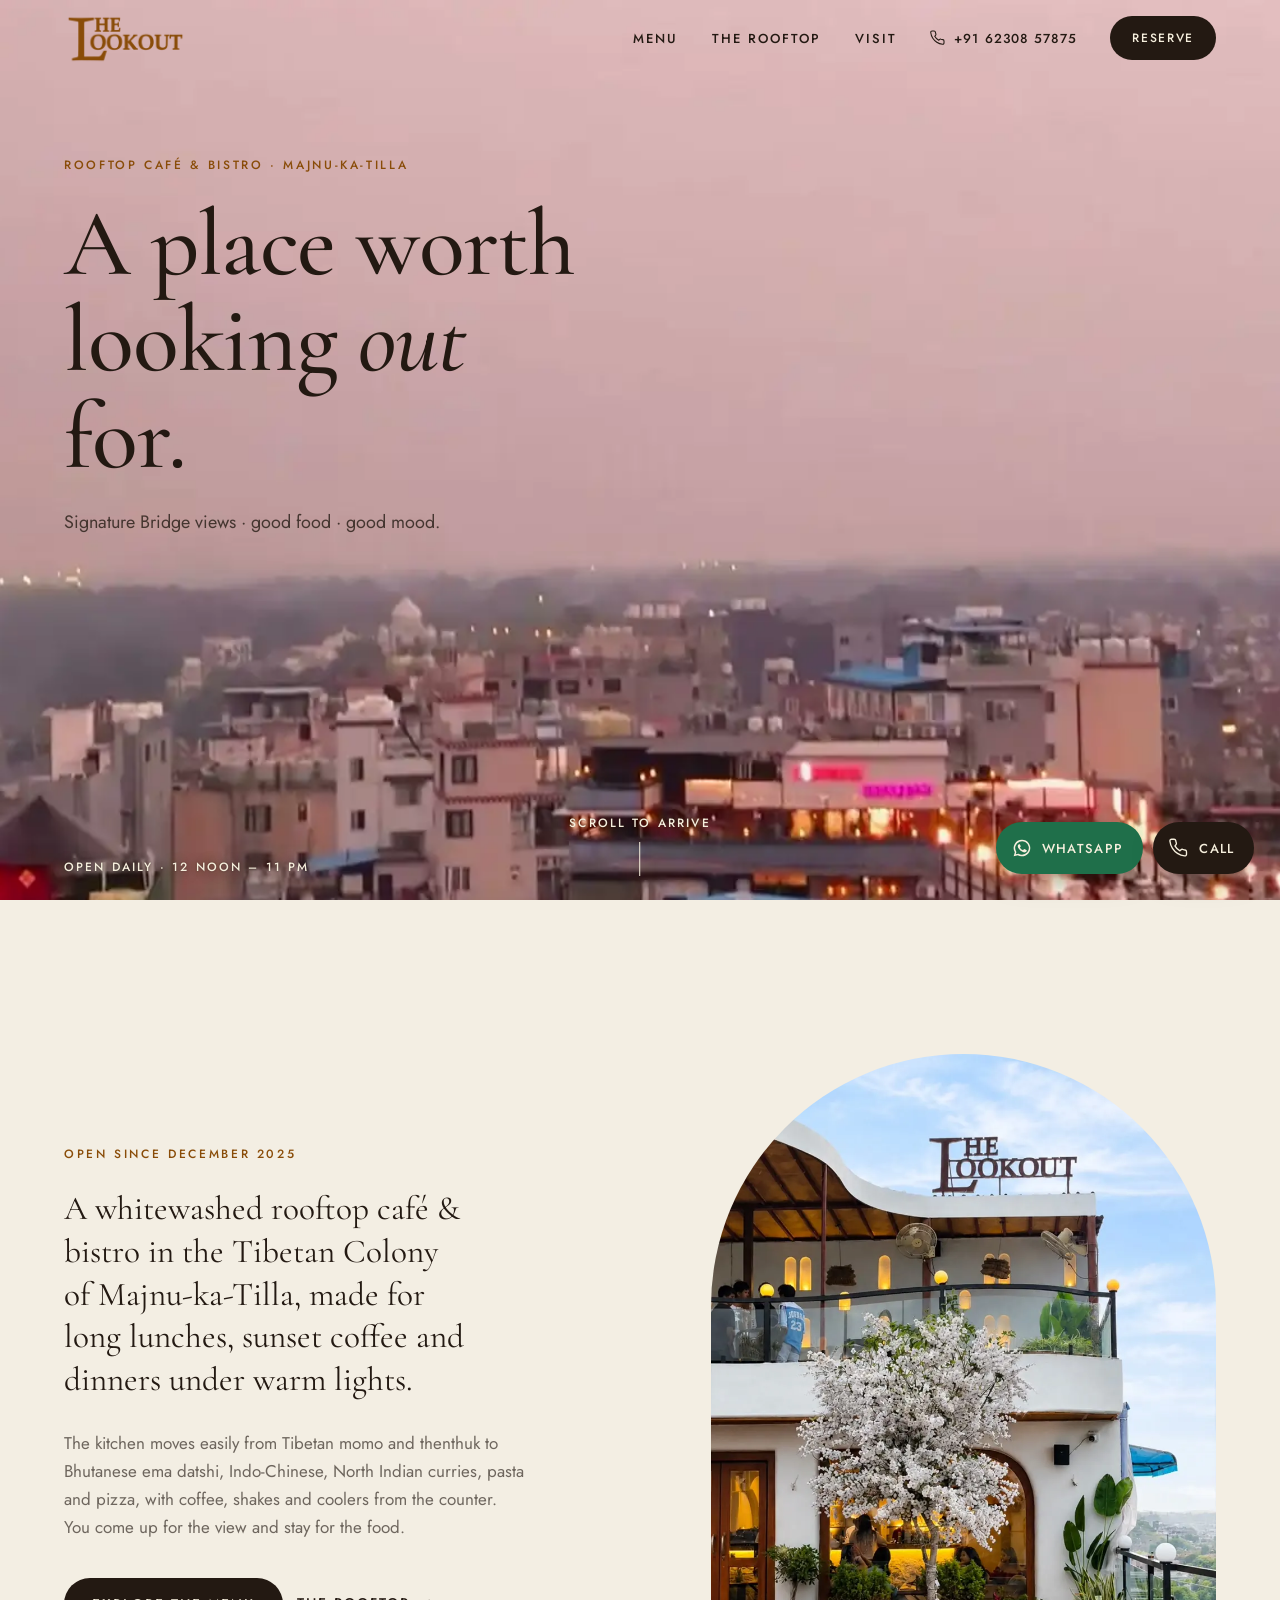
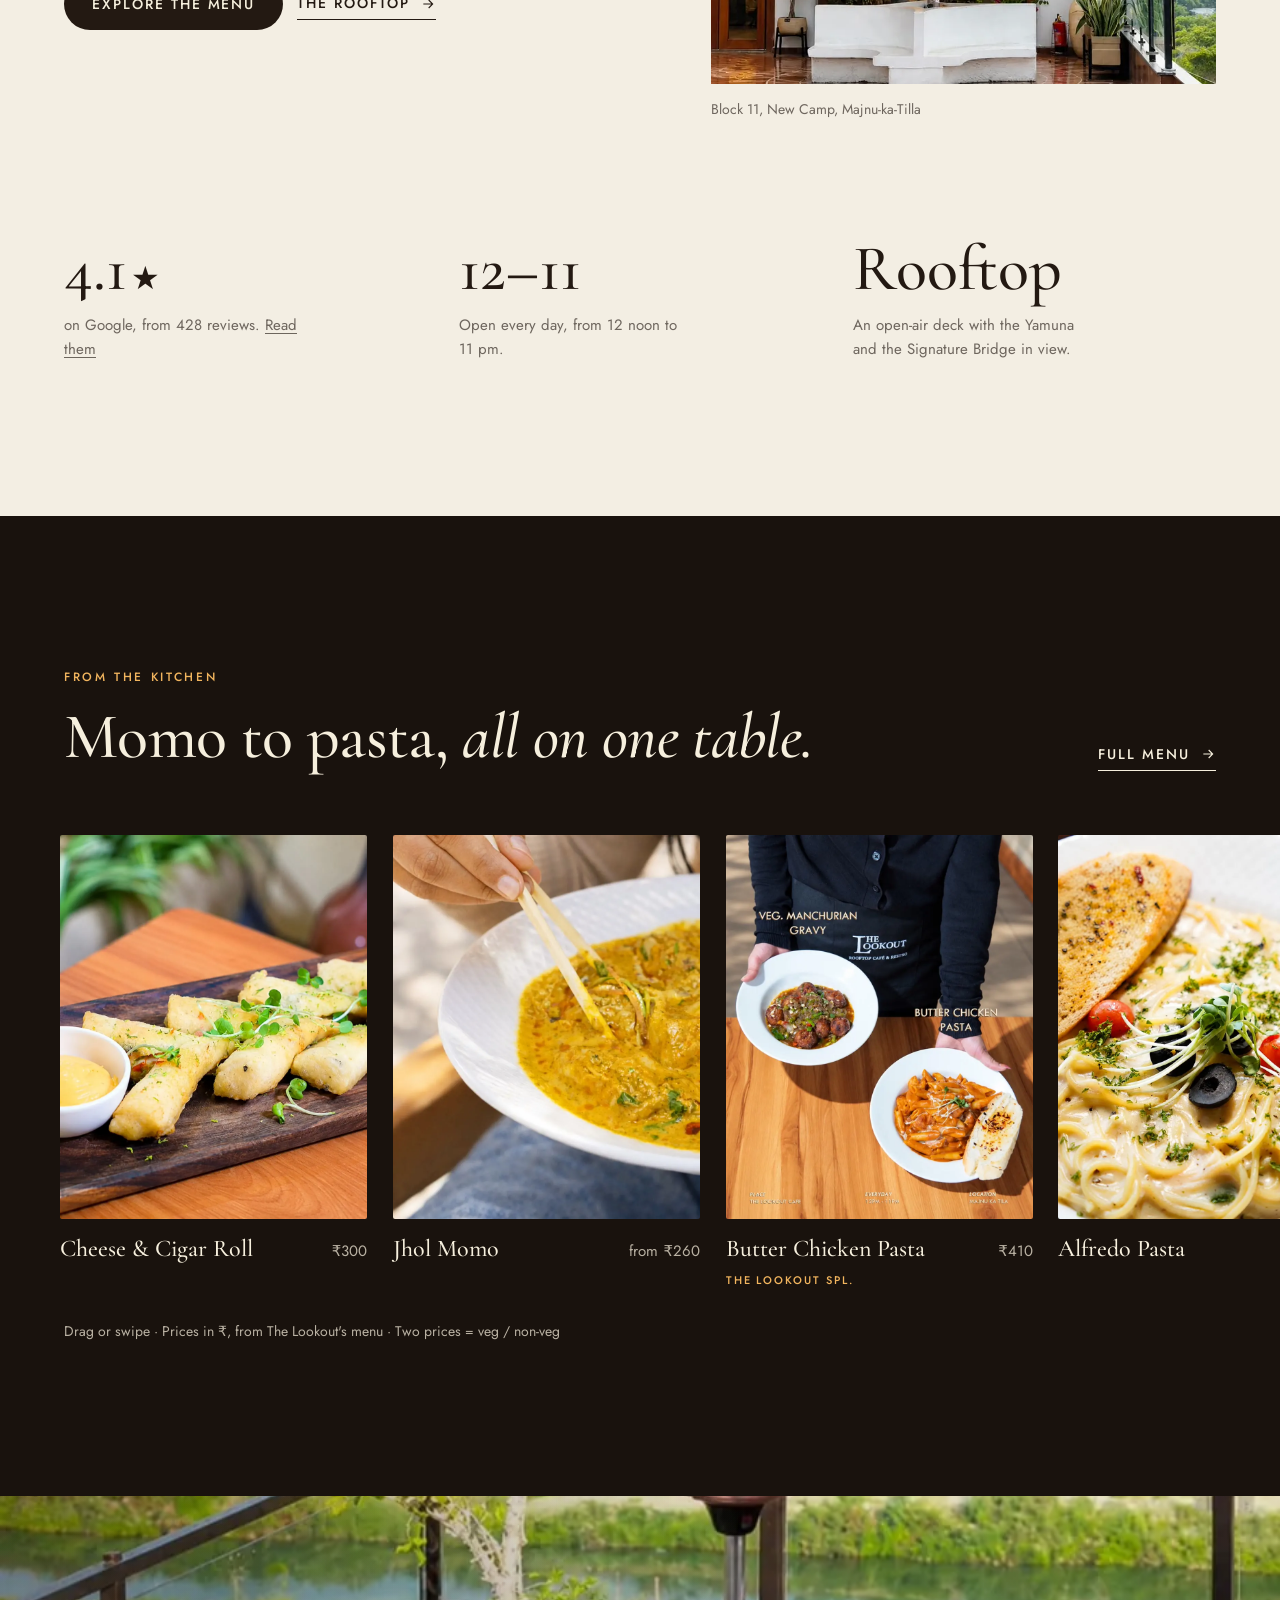
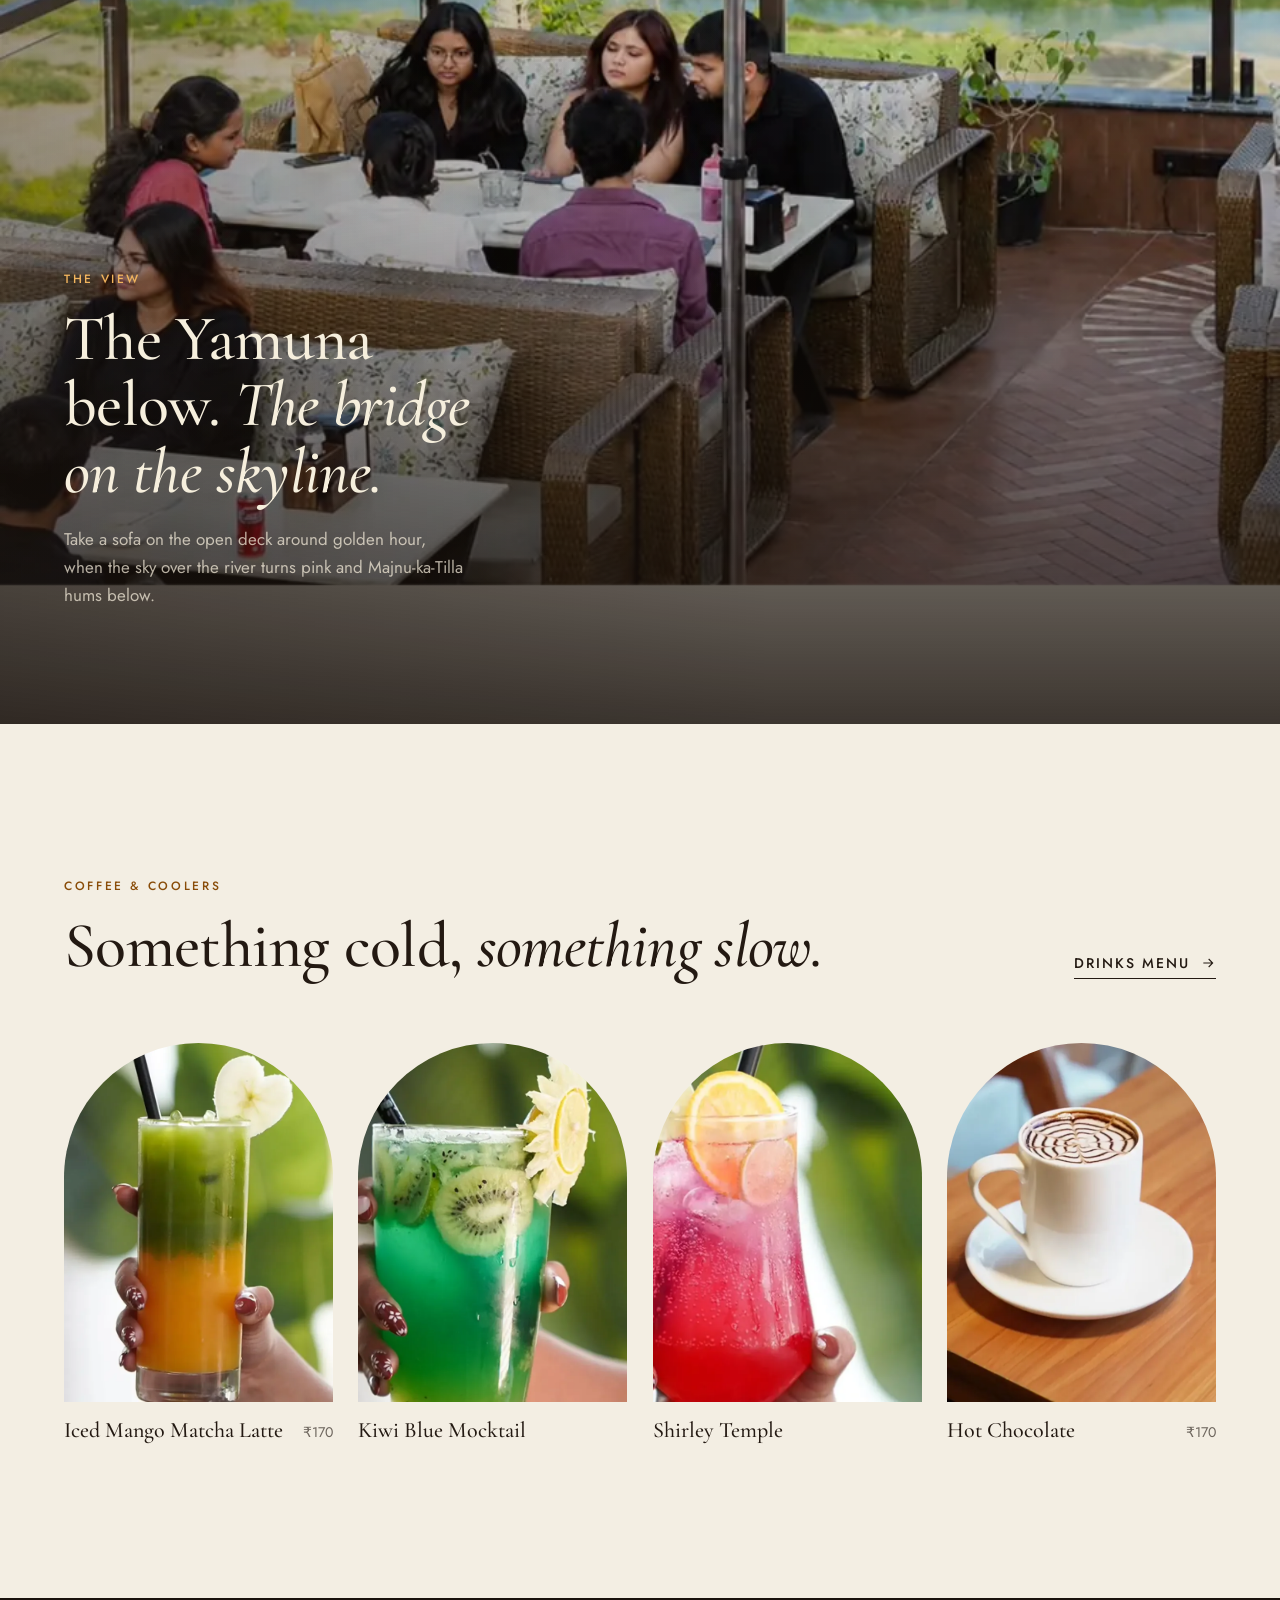
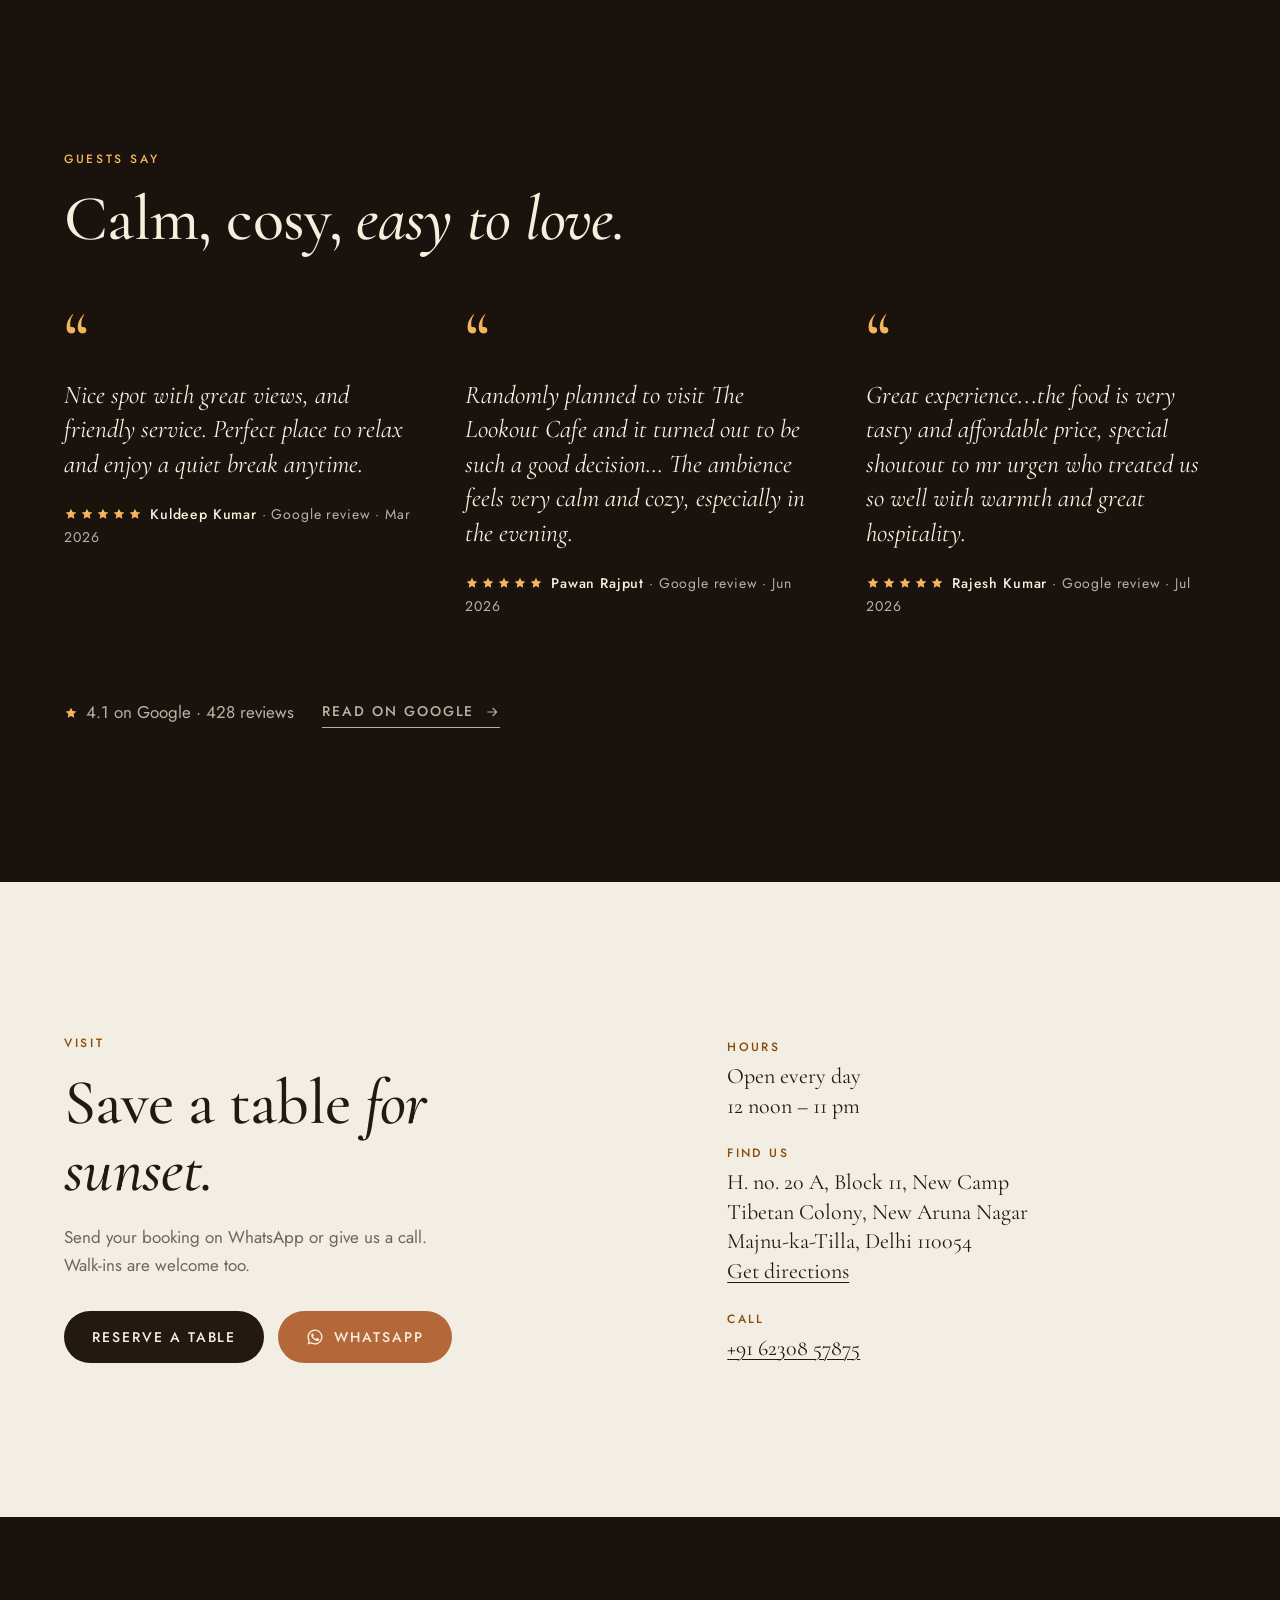
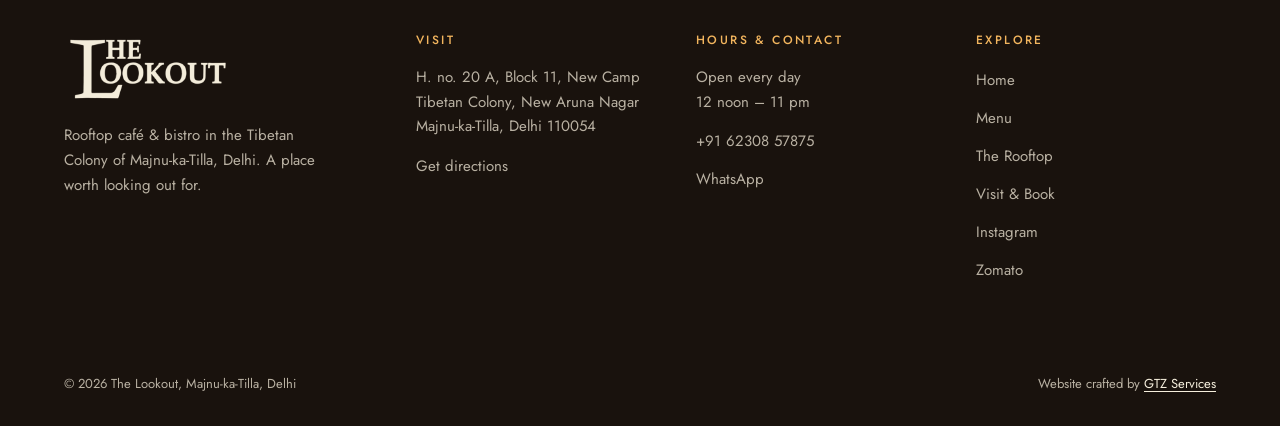
<file: index.html>
<!doctype html>
<html lang="en" class="no-js">
<head>
  <meta charset="utf-8">
  <meta name="viewport" content="width=device-width, initial-scale=1, viewport-fit=cover">
  <!-- PREVIEW: remove this robots line (on every page) at launch -->
  <meta name="robots" content="noindex, nofollow">
  <title>The Lookout — Rooftop Café &amp; Bistro, Majnu-ka-Tilla, Delhi</title>
  <meta name="description" content="The Lookout is a rooftop café &amp; bistro in the Tibetan Colony of Majnu-ka-Tilla, Delhi, with Signature Bridge views. Open every day, 12 noon – 11 pm. Book a table on WhatsApp or call +91 62308 57875.">
  <meta name="theme-color" content="#F3EEE3">
  <link rel="icon" href="favicon.svg" type="image/svg+xml">
  <meta property="og:type" content="website">
  <meta property="og:title" content="The Lookout — Rooftop Café &amp; Bistro, Majnu-ka-Tilla">
  <meta property="og:description" content="A place worth looking out for. Signature Bridge views · good food · good mood.">
  <meta property="og:image" content="https://tenzinchoetso.github.io/the-lookout-mkt/images/og-image.jpg">
  <meta name="twitter:card" content="summary_large_image">
  <link rel="preconnect" href="https://fonts.googleapis.com">
  <link rel="preconnect" href="https://fonts.gstatic.com" crossorigin>
  <link href="https://fonts.googleapis.com/css2?family=Cormorant+Garamond:ital,wght@0,400;0,500;0,600;1,400;1,500&family=Jost:wght@300;400;500&display=swap" rel="stylesheet">
  <link rel="preload" as="image" href="images/descent/poster-d.webp" media="(min-aspect-ratio: 17/20)">
  <link rel="preload" as="image" href="images/descent/poster-m.webp" media="(max-aspect-ratio: 17/20)">
  <link rel="stylesheet" href="css/styles.css?v=2">
  <script>document.documentElement.classList.replace("no-js", "js");</script>
  <script type="application/ld+json">
  {
    "@context": "https://schema.org",
    "@type": "CafeOrCoffeeShop",
    "name": "The Lookout",
    "alternateName": "The Lookout Cafe",
    "description": "Rooftop café & bistro in the Tibetan Colony of Majnu-ka-Tilla, Delhi, with Signature Bridge views.",
    "image": "https://tenzinchoetso.github.io/the-lookout-mkt/images/og-image.jpg",
    "telephone": "+91-62308-57875",
    "servesCuisine": ["Tibetan", "Bhutanese", "Chinese", "North Indian", "Continental", "Café"],
    "acceptsReservations": "True",
    "address": {
      "@type": "PostalAddress",
      "streetAddress": "H. no. 20 A, Block 11, New Camp, Tibetan Colony, New Aruna Nagar, Majnu-ka-Tilla",
      "addressLocality": "Delhi",
      "postalCode": "110054",
      "addressCountry": "IN"
    },
    "geo": { "@type": "GeoCoordinates", "latitude": 28.7029993, "longitude": 77.2287654 },
    "openingHoursSpecification": [{
      "@type": "OpeningHoursSpecification",
      "dayOfWeek": ["Monday","Tuesday","Wednesday","Thursday","Friday","Saturday","Sunday"],
      "opens": "12:00",
      "closes": "23:00"
    }],
    "sameAs": ["https://www.instagram.com/thelookout.mkt/", "https://www.zomato.com/ncr/the-lookout-majnu-ka-tila-new-delhi"]
  }
  </script>
</head>
<body>
  <a class="skip-link" href="#main">Skip to content</a>

  <!-- ============ HEADER ============ -->
  <header class="site-header" data-header data-tone="ink">
    <div class="container site-header__inner">
      <a class="brand" href="index.html" aria-label="The Lookout — home">
        <img class="brand__cream" src="images/logo-cream.png" alt="" width="520" height="220">
        <img class="brand__ink" src="images/logo-brown.png" alt="" width="520" height="220">
      </a>
      <nav class="nav" aria-label="Main">
        <a class="nav__link" href="menu.html">Menu</a>
        <a class="nav__link" href="rooftop.html">The Rooftop</a>
        <a class="nav__link" href="visit.html">Visit</a>
        <a class="nav__call" href="tel:+916230857875" data-tel><svg viewBox="0 0 24 24" fill="none" stroke="currentColor" stroke-width="1.6" stroke-linecap="round" stroke-linejoin="round" aria-hidden="true"><path d="M21 16.5v3a2 2 0 0 1-2.2 2 19.8 19.8 0 0 1-8.6-3.1 19.5 19.5 0 0 1-6-6A19.8 19.8 0 0 1 1.1 3.7 2 2 0 0 1 3.1 1.5h3a2 2 0 0 1 2 1.7c.1 1 .4 1.9.7 2.8a2 2 0 0 1-.5 2.1L7.1 9.4a16 16 0 0 0 6 6l1.3-1.3a2 2 0 0 1 2.1-.4c.9.3 1.8.6 2.8.7a2 2 0 0 1 1.7 2z"/></svg><span data-tel-text>+91 62308 57875</span></a>
        <a class="btn" href="visit.html#book">Reserve</a>
      </nav>
      <button class="burger" type="button" aria-label="Open menu" aria-expanded="false" aria-controls="mnav" data-burger><span></span><span></span></button>
    </div>
  </header>

  <div class="mnav" id="mnav" data-mnav aria-hidden="true">
    <ul class="mnav__links">
      <li><a href="index.html" aria-current="page">Home</a></li>
      <li><a href="menu.html">Menu</a></li>
      <li><a href="rooftop.html">The Rooftop</a></li>
      <li><a href="visit.html">Visit &amp; Book</a></li>
    </ul>
    <div class="mnav__foot">
      <p class="eyebrow" data-hours-inline>Open daily · 12 noon – 11 pm</p>
      <div class="btn-row">
        <a class="btn btn--cream" href="visit.html#book">Reserve a table</a>
        <a class="btn btn--clay" href="tel:+916230857875" data-tel>Call</a>
      </div>
    </div>
  </div>

  <main id="main">

    <!-- ============ THE DESCENT ============ -->
    <section class="descent" data-descent data-hero aria-label="Arriving at The Lookout, from the sky">
      <div class="descent__stage">
        <canvas class="descent__canvas" aria-hidden="true"></canvas>
        <div class="descent__shade" aria-hidden="true"></div>

        <div class="beat beat--1 is-on" data-beat>
          <div class="container">
            <p class="eyebrow">Rooftop Café &amp; Bistro · Majnu-ka-Tilla</p>
            <h1 class="display">A place worth looking <em>out</em> for.</h1>
            <p class="beat__sub">Signature Bridge views · good food · good mood.</p>
          </div>
        </div>

        <div class="beat beat--2" data-beat aria-hidden="true">
          <div class="container">
            <p class="h2">High above the chaos, <em>closer to calm.</em></p>
            <p class="beat__text">White walls, warm lamps and the Yamuna below. The rooftop for slow evenings in Majnu-ka-Tilla.</p>
          </div>
        </div>

        <div class="beat beat--3" data-beat aria-hidden="true">
          <div class="container">
            <p class="display">Come up for <em>golden hour.</em></p>
            <div class="btn-row">
              <a class="btn btn--cream" href="visit.html#book">Reserve a table</a>
              <a class="link" href="menu.html">See the menu <svg viewBox="0 0 24 24" fill="none" stroke="currentColor" stroke-width="1.6" aria-hidden="true"><path d="M5 12h14M13 6l6 6-6 6"/></svg></a>
            </div>
          </div>
        </div>

        <div class="descent__meta">
          <div class="container">
            <span data-hours-inline>Open daily · 12 noon – 11 pm</span>
          </div>
          <span class="scroll-cue" aria-hidden="true"><span>Scroll to arrive</span><i></i></span>
        </div>
        <div class="descent__progress" aria-hidden="true"></div>
      </div>
    </section>

    <!-- ============ INTRO ============ -->
    <section class="section">
      <div class="container">
        <div class="intro">
          <div class="intro__text">
            <p class="eyebrow" data-reveal>Open since December 2025</p>
            <p class="lede" data-reveal style="--d:.08s">A whitewashed rooftop café &amp; bistro in the Tibetan Colony of Majnu-ka-Tilla, made for long lunches, sunset coffee and dinners under warm lights.</p>
            <p class="body" data-reveal style="--d:.16s">The kitchen moves easily from Tibetan momo and thenthuk to Bhutanese ema datshi, Indo-Chinese, North Indian curries, pasta and pizza, with coffee, shakes and coolers from the counter. You come up for the view and stay for the food.</p>
            <div class="btn-row" data-reveal style="--d:.24s">
              <a class="btn" href="menu.html">Explore the menu</a>
              <a class="link" href="rooftop.html">The rooftop <svg viewBox="0 0 24 24" fill="none" stroke="currentColor" stroke-width="1.6" aria-hidden="true"><path d="M5 12h14M13 6l6 6-6 6"/></svg></a>
            </div>
          </div>
          <figure class="intro__media" data-reveal style="--d:.1s">
            <div class="arch"><img src="images/space-exterior.webp" alt="The Lookout's white, curving rooftop building with its name in brown letters and a blossom tree at the entrance" width="900" height="1125" loading="lazy"></div>
            <figcaption>Block 11, New Camp, Majnu-ka-Tilla</figcaption>
          </figure>
        </div>

        <dl class="facts">
          <div class="fact" data-reveal>
            <dt>4.1<small>★</small></dt>
            <dd>on Google, from 428 reviews. <a href="https://www.google.com/maps?cid=7250532931953718865" data-google>Read them</a></dd>
          </div>
          <div class="fact" data-reveal style="--d:.08s">
            <dt>12–11</dt>
            <dd>Open every day, from 12 noon to 11 pm.</dd>
          </div>
          <div class="fact" data-reveal style="--d:.16s">
            <dt>Rooftop</dt>
            <dd>An open-air deck with the Yamuna and the Signature Bridge in view.</dd>
          </div>
        </dl>
      </div>
    </section>

    <!-- ============ FROM THE KITCHEN ============ -->
    <section class="section section--night" aria-labelledby="kitchen-title">
      <div class="container">
        <div class="section-head">
          <div>
            <p class="eyebrow" data-reveal>From the kitchen</p>
            <h2 class="h2" id="kitchen-title" data-reveal style="--d:.08s">Momo to pasta, <em>all on one table.</em></h2>
          </div>
          <a class="link" href="menu.html" data-reveal>Full menu <svg viewBox="0 0 24 24" fill="none" stroke="currentColor" stroke-width="1.6" aria-hidden="true"><path d="M5 12h14M13 6l6 6-6 6"/></svg></a>
        </div>
      </div>
      <div class="strip" data-strip aria-label="Dishes from the menu — drag or swipe">
        <figure class="dish"><div class="dish__img"><img src="images/dish-cigar-roll.webp" alt="Cheese and cigar rolls with a dip on a wooden board" width="900" height="1125" loading="lazy"></div><figcaption class="dish__body"><span class="dish__name">Cheese &amp; Cigar Roll</span><span class="dish__price">₹300</span></figcaption></figure>
        <figure class="dish"><div class="dish__img"><img src="images/dish-jhol-momo.webp" alt="Jhol momo in a golden broth, picked up with chopsticks" width="900" height="1125" loading="lazy"></div><figcaption class="dish__body"><span class="dish__name">Jhol Momo</span><span class="dish__price">from ₹260</span></figcaption></figure>
        <figure class="dish"><div class="dish__img"><img src="images/dish-bc-pasta.webp" alt="Butter chicken pasta and veg Manchurian gravy served by a Lookout team member" width="900" height="1125" loading="lazy"></div><figcaption class="dish__body"><span><span class="dish__name">Butter Chicken Pasta</span><br><span class="spl">The Lookout Spl.</span></span><span class="dish__price">₹410</span></figcaption></figure>
        <figure class="dish"><div class="dish__img"><img src="images/dish-alfredo.webp" alt="Creamy Alfredo pasta with garlic bread" width="900" height="1125" loading="lazy"></div><figcaption class="dish__body"><span class="dish__name">Alfredo Pasta</span><span class="dish__price">₹320 / 360</span></figcaption></figure>
        <figure class="dish"><div class="dish__img"><img src="images/dish-chilli-chicken.webp" alt="Chilli chicken tossed with peppers and onions" width="900" height="1125" loading="lazy"></div><figcaption class="dish__body"><span class="dish__name">Chilli Chicken</span><span class="dish__price">₹380</span></figcaption></figure>
        <figure class="dish"><div class="dish__img"><img src="images/dish-aglio-olio.webp" alt="Aglio olio spaghetti being twirled on a fork" width="900" height="1125" loading="lazy"></div><figcaption class="dish__body"><span class="dish__name">Aglio Olio Pasta</span><span class="dish__price">₹320 / 360</span></figcaption></figure>
        <figure class="dish"><div class="dish__img"><img src="images/dish-hakka.webp" alt="A bowl of Hakka noodles with greens" width="900" height="1125" loading="lazy"></div><figcaption class="dish__body"><span class="dish__name">Hakka Noodles</span><span class="dish__price">₹240 / 270</span></figcaption></figure>
        <figure class="dish"><div class="dish__img"><img src="images/dish-potato-hummus.webp" alt="Crispy potato wedges with a bowl of hummus" width="900" height="1125" loading="lazy"></div><figcaption class="dish__body"><span class="dish__name">Crispy Potato Veggies with Hummus</span><span class="dish__price">₹220</span></figcaption></figure>
        <figure class="dish"><div class="dish__img"><img src="images/dish-shanghai-noodles.webp" alt="Shanghai rice noodles lifted from the bowl with a fork" width="900" height="1125" loading="lazy"></div><figcaption class="dish__body"><span class="dish__name">Shanghai Rice Noodles</span><span class="dish__price">₹250 / 270</span></figcaption></figure>
        <figure class="dish"><div class="dish__img"><img src="images/dish-caesar.webp" alt="Caesar salad with croutons and parmesan" width="900" height="1125" loading="lazy"></div><figcaption class="dish__body"><span class="dish__name">Caesar Salad</span><span class="dish__price">₹200 / 260</span></figcaption></figure>
        <figure class="dish"><div class="dish__img"><img src="images/dish-nachos.webp" alt="Nachos with melted cheese" width="900" height="1125" loading="lazy"></div><figcaption class="dish__body"><span class="dish__name">Nachos</span><span class="dish__price">from ₹210</span></figcaption></figure>
        <figure class="dish"><div class="dish__img"><img src="images/dish-burger.webp" alt="Cheese overloaded burger with fries and a sunset mocktail" width="900" height="1125" loading="lazy"></div><figcaption class="dish__body"><span class="dish__name">Cheese Overloaded Burger</span><span class="dish__price">₹300</span></figcaption></figure>
      </div>
      <div class="container"><p class="muted" style="margin-top:28px;font-size:14px">Drag or swipe · Prices in ₹, from The Lookout's menu · Two prices = veg / non-veg</p></div>
    </section>

    <!-- ============ THE VIEW ============ -->
    <section class="view" aria-labelledby="view-title">
      <div class="view__img"><picture><source media="(max-aspect-ratio: 1/1)" srcset="images/space-river-deck.webp" width="900" height="1125"><img data-parallax src="images/banner-view.webp" alt="Guests on The Lookout's open deck with the Yamuna river below" width="1440" height="810" loading="lazy"></picture></div>
      <div class="container view__text">
        <p class="eyebrow" style="color:var(--gold);margin-bottom:18px" data-reveal>The view</p>
        <h2 class="h2" id="view-title" data-reveal style="--d:.08s">The Yamuna below. <em>The bridge on the skyline.</em></h2>
        <p data-reveal style="--d:.16s">Take a sofa on the open deck around golden hour, when the sky over the river turns pink and Majnu-ka-Tilla hums below.</p>
      </div>
    </section>

    <!-- ============ SIPS ============ -->
    <section class="section" aria-labelledby="sips-title">
      <div class="container">
        <div class="section-head">
          <div>
            <p class="eyebrow" data-reveal>Coffee &amp; coolers</p>
            <h2 class="h2" id="sips-title" data-reveal style="--d:.08s">Something cold, <em>something slow.</em></h2>
          </div>
          <a class="link" href="menu.html#drinks" data-reveal>Drinks menu <svg viewBox="0 0 24 24" fill="none" stroke="currentColor" stroke-width="1.6" aria-hidden="true"><path d="M5 12h14M13 6l6 6-6 6"/></svg></a>
        </div>
        <div class="sips">
          <figure class="sip" data-reveal><div class="arch"><img src="images/sip-mango-matcha.webp" alt="Iced mango matcha latte in layers of green and orange" width="650" height="866" loading="lazy"></div><figcaption><span class="sip__name">Iced Mango Matcha Latte</span><span class="sip__price">₹170</span></figcaption></figure>
          <figure class="sip" data-reveal style="--d:.08s"><div class="arch"><img src="images/sip-kiwi-blue.webp" alt="Kiwi blue mocktail with a kiwi slice" width="680" height="906" loading="lazy"></div><figcaption><span class="sip__name">Kiwi Blue Mocktail</span></figcaption></figure>
          <figure class="sip" data-reveal style="--d:.16s"><div class="arch"><img src="images/sip-shirley-temple.webp" alt="Shirley Temple, a red and pink cooler" width="560" height="746" loading="lazy"></div><figcaption><span class="sip__name">Shirley Temple</span></figcaption></figure>
          <figure class="sip" data-reveal style="--d:.24s"><div class="arch"><img src="images/sip-hot-chocolate.webp" alt="Hot chocolate in a white cup on a wooden table" width="640" height="852" loading="lazy"></div><figcaption><span class="sip__name">Hot Chocolate</span><span class="sip__price">₹170</span></figcaption></figure>
        </div>
      </div>
    </section>

    <!-- ============ REVIEWS ============ -->
    <section class="section section--night" aria-labelledby="reviews-title">
      <div class="container">
        <div class="section-head">
          <div>
            <p class="eyebrow" data-reveal>Guests say</p>
            <h2 class="h2" id="reviews-title" data-reveal style="--d:.08s">Calm, cosy, <em>easy to love.</em></h2>
          </div>
        </div>
        <div class="reviews" data-reviews>
          <figure class="quote"><blockquote>Nice spot with great views, and friendly service. Perfect place to relax and enjoy a quiet break anytime.</blockquote><figcaption><strong>Kuldeep Kumar</strong> · Google review · Mar 2026</figcaption></figure>
          <figure class="quote"><blockquote>Randomly planned to visit The Lookout Cafe and it turned out to be such a good decision… The ambience feels very calm and cozy, especially in the evening.</blockquote><figcaption><strong>Pawan Rajput</strong> · Google review · Jun 2026</figcaption></figure>
          <figure class="quote"><blockquote>Great experience...the food is very tasty and affordable price, special shoutout to mr urgen who treated us so well with warmth and great hospitality.</blockquote><figcaption><strong>Rajesh Kumar</strong> · Google review · Jul 2026</figcaption></figure>
        </div>
        <div class="rating-line">
          <span><span class="stars" aria-hidden="true"><svg viewBox="0 0 24 24" fill="currentColor"><path d="M12 2.8l2.8 5.9 6.4.8-4.7 4.4 1.2 6.4L12 17.2l-5.7 3.1 1.2-6.4L2.8 9.5l6.4-.8z"/></svg></span>4.1 on Google · 428 reviews</span>
          <a class="link" href="https://www.google.com/maps?cid=7250532931953718865" data-google>Read on Google <svg viewBox="0 0 24 24" fill="none" stroke="currentColor" stroke-width="1.6" aria-hidden="true"><path d="M5 12h14M13 6l6 6-6 6"/></svg></a>
        </div>
      </div>
    </section>

    <!-- ============ VISIT CTA ============ -->
    <section class="section" aria-labelledby="visit-title">
      <div class="container cta-band">
        <div>
          <p class="eyebrow" style="color:var(--brown);margin-bottom:18px" data-reveal>Visit</p>
          <h2 class="h2" id="visit-title" data-reveal style="--d:.08s">Save a table <em>for sunset.</em></h2>
          <p class="muted" style="margin-top:20px;max-width:40ch;--d:.12s" data-reveal>Send your booking on WhatsApp or give us a call. Walk-ins are welcome too.</p>
          <div class="btn-row" style="margin-top:32px;--d:.16s" data-reveal>
            <a class="btn" href="visit.html#book">Reserve a table</a>
            <a class="btn btn--clay" href="https://wa.me/916230857875" data-wa><svg viewBox="0 0 24 24" fill="currentColor" aria-hidden="true"><path d="M12 2a10 10 0 0 0-8.6 15.1L2 22l5-1.3A10 10 0 1 0 12 2zm0 18.2a8.2 8.2 0 0 1-4.2-1.2l-.3-.2-3 .8.8-2.9-.2-.3A8.2 8.2 0 1 1 12 20.2zm4.5-6.1c-.2-.1-1.5-.7-1.7-.8s-.4-.1-.6.1-.7.8-.8 1-.3.2-.5.1a6.7 6.7 0 0 1-3.3-2.9c-.3-.4.3-.4.8-1.4a.5.5 0 0 0 0-.5c0-.1-.6-1.4-.8-1.9s-.4-.4-.6-.4h-.5a1 1 0 0 0-.7.3 3 3 0 0 0-.9 2.2 5.2 5.2 0 0 0 1.1 2.7 11.8 11.8 0 0 0 4.5 4c1.7.7 2.4.8 3.2.6a2.8 2.8 0 0 0 1.8-1.3 2.3 2.3 0 0 0 .2-1.3c-.1-.1-.3-.2-.5-.3z"/></svg>WhatsApp</a>
          </div>
        </div>
        <dl class="info-list" data-reveal style="--d:.1s">
          <div><dt>Hours</dt><dd data-hours-summary>Open every day<br>12 noon – 11 pm</dd></div>
          <div><dt>Find us</dt><dd><span data-address>H. no. 20 A, Block 11, New Camp<br>Tibetan Colony, New Aruna Nagar<br>Majnu-ka-Tilla, Delhi 110054</span><br><a href="https://maps.app.goo.gl/vb3S7s3e2ycXCE1V9" data-maps>Get directions</a></dd></div>
          <div><dt>Call</dt><dd><a href="tel:+916230857875" data-tel><span data-tel-text>+91 62308 57875</span></a></dd></div>
        </dl>
      </div>
    </section>
  </main>

  <!-- ============ FOOTER ============ -->
  <footer class="site-footer">
    <div class="container">
      <div class="footer-top">
        <div class="footer-brand">
          <img src="images/logo-cream.png" alt="The Lookout" width="520" height="220" loading="lazy">
          <p>Rooftop café &amp; bistro in the Tibetan Colony of Majnu-ka-Tilla, Delhi. A place worth looking out for.</p>
        </div>
        <div class="footer-col">
          <h4>Visit</h4>
          <p data-address>H. no. 20 A, Block 11, New Camp<br>Tibetan Colony, New Aruna Nagar<br>Majnu-ka-Tilla, Delhi 110054</p>
          <ul style="margin-top:12px"><li><a href="https://maps.app.goo.gl/vb3S7s3e2ycXCE1V9" data-maps>Get directions</a></li></ul>
        </div>
        <div class="footer-col">
          <h4>Hours &amp; contact</h4>
          <p data-hours-summary>Open every day<br>12 noon – 11 pm</p>
          <ul style="margin-top:12px">
            <li><a href="tel:+916230857875" data-tel><span data-tel-text>+91 62308 57875</span></a></li>
            <li><a href="https://wa.me/916230857875" data-wa>WhatsApp</a></li>
          </ul>
        </div>
        <div class="footer-col">
          <h4>Explore</h4>
          <ul>
            <li><a href="index.html">Home</a></li>
            <li><a href="menu.html">Menu</a></li>
            <li><a href="rooftop.html">The Rooftop</a></li>
            <li><a href="visit.html">Visit &amp; Book</a></li>
            <li><a href="https://www.instagram.com/thelookout.mkt/" data-insta>Instagram</a></li>
            <li><a href="https://www.zomato.com/ncr/the-lookout-majnu-ka-tila-new-delhi" data-zomato>Zomato</a></li>
          </ul>
        </div>
      </div>
      <div class="footer-bottom">
        <p>© <span data-year>2026</span> The Lookout, Majnu-ka-Tilla, Delhi</p>
        <p class="credit">Website crafted by <a href="https://gtzservices.pages.dev/" target="_blank" rel="noopener">GTZ Services</a></p>
      </div>
    </div>
  </footer>

  <!-- ============ CALL + WHATSAPP (every page) ============ -->
  <div class="dock" data-dock>
    <a class="dock__wa" href="https://wa.me/916230857875" data-wa aria-label="WhatsApp The Lookout"><svg viewBox="0 0 24 24" fill="currentColor" aria-hidden="true"><path d="M12 2a10 10 0 0 0-8.6 15.1L2 22l5-1.3A10 10 0 1 0 12 2zm0 18.2a8.2 8.2 0 0 1-4.2-1.2l-.3-.2-3 .8.8-2.9-.2-.3A8.2 8.2 0 1 1 12 20.2zm4.5-6.1c-.2-.1-1.5-.7-1.7-.8s-.4-.1-.6.1-.7.8-.8 1-.3.2-.5.1a6.7 6.7 0 0 1-3.3-2.9c-.3-.4.3-.4.8-1.4a.5.5 0 0 0 0-.5c0-.1-.6-1.4-.8-1.9s-.4-.4-.6-.4h-.5a1 1 0 0 0-.7.3 3 3 0 0 0-.9 2.2 5.2 5.2 0 0 0 1.1 2.7 11.8 11.8 0 0 0 4.5 4c1.7.7 2.4.8 3.2.6a2.8 2.8 0 0 0 1.8-1.3 2.3 2.3 0 0 0 .2-1.3c-.1-.1-.3-.2-.5-.3z"/></svg><span class="dock__label">WhatsApp</span></a>
    <a href="tel:+916230857875" data-tel aria-label="Call The Lookout"><svg viewBox="0 0 24 24" fill="none" stroke="currentColor" stroke-width="1.6" stroke-linecap="round" stroke-linejoin="round" aria-hidden="true"><path d="M21 16.5v3a2 2 0 0 1-2.2 2 19.8 19.8 0 0 1-8.6-3.1 19.5 19.5 0 0 1-6-6A19.8 19.8 0 0 1 1.1 3.7 2 2 0 0 1 3.1 1.5h3a2 2 0 0 1 2 1.7c.1 1 .4 1.9.7 2.8a2 2 0 0 1-.5 2.1L7.1 9.4a16 16 0 0 0 6 6l1.3-1.3a2 2 0 0 1 2.1-.4c.9.3 1.8.6 2.8.7a2 2 0 0 1 1.7 2z"/></svg><span class="dock__label">Call</span></a>
  </div>

  <script src="js/hours.js?v=1"></script>
  <script src="js/reviews.js?v=1"></script>
  <script src="js/main.js?v=1"></script>
  <script src="js/descent.js?v=2"></script>
</body>
</html>
</file>
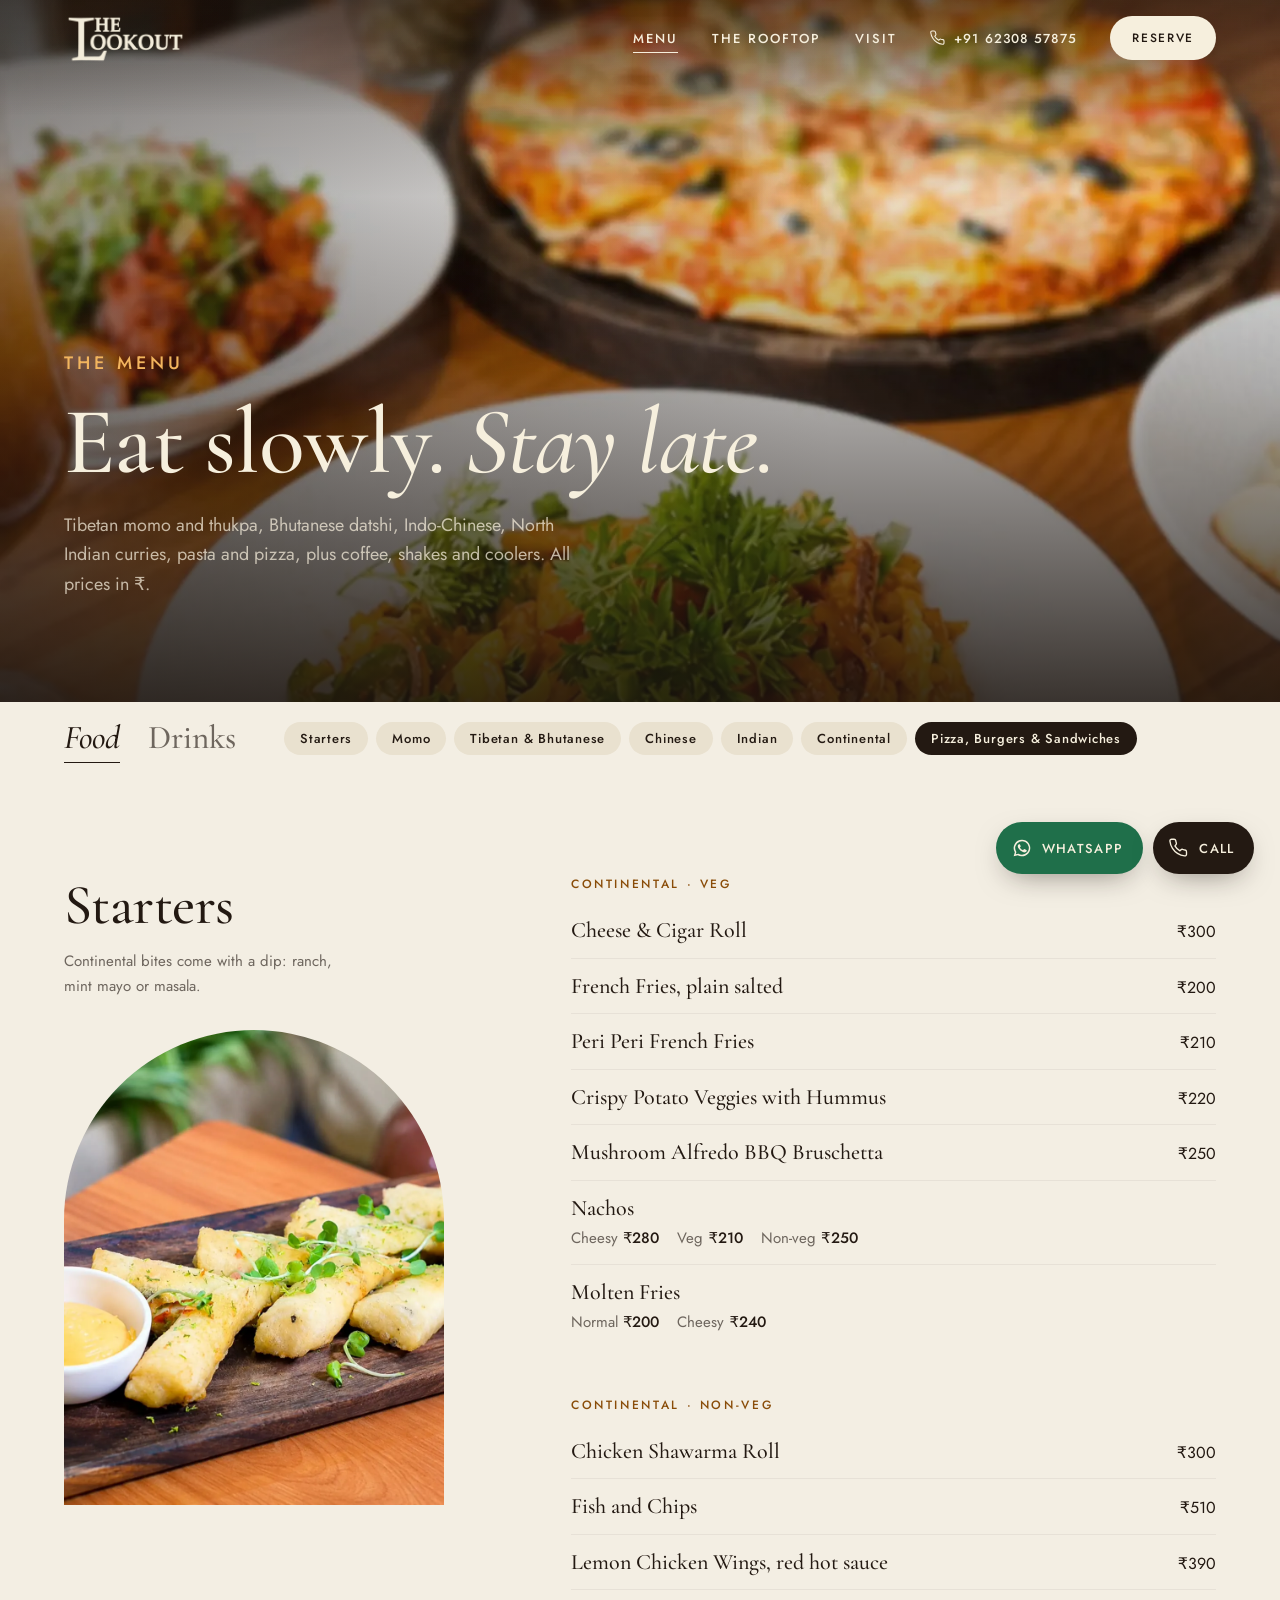
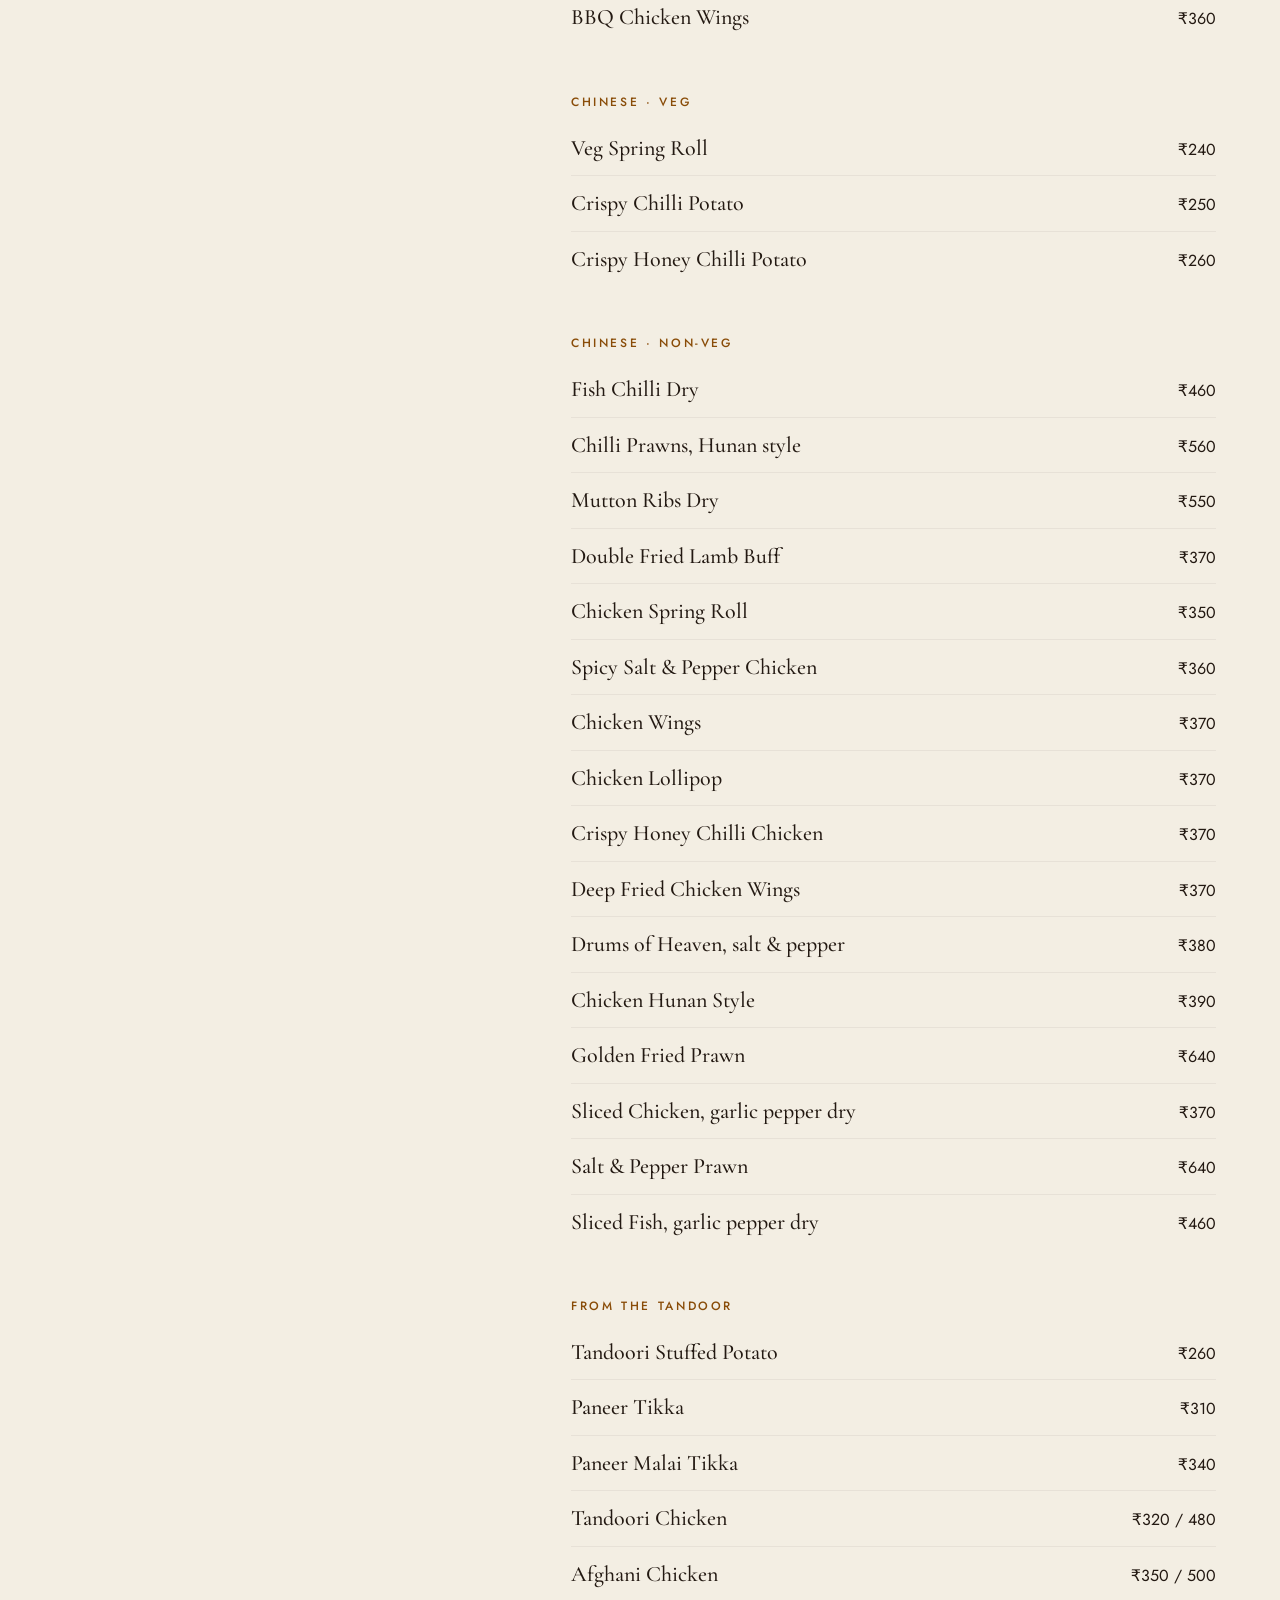
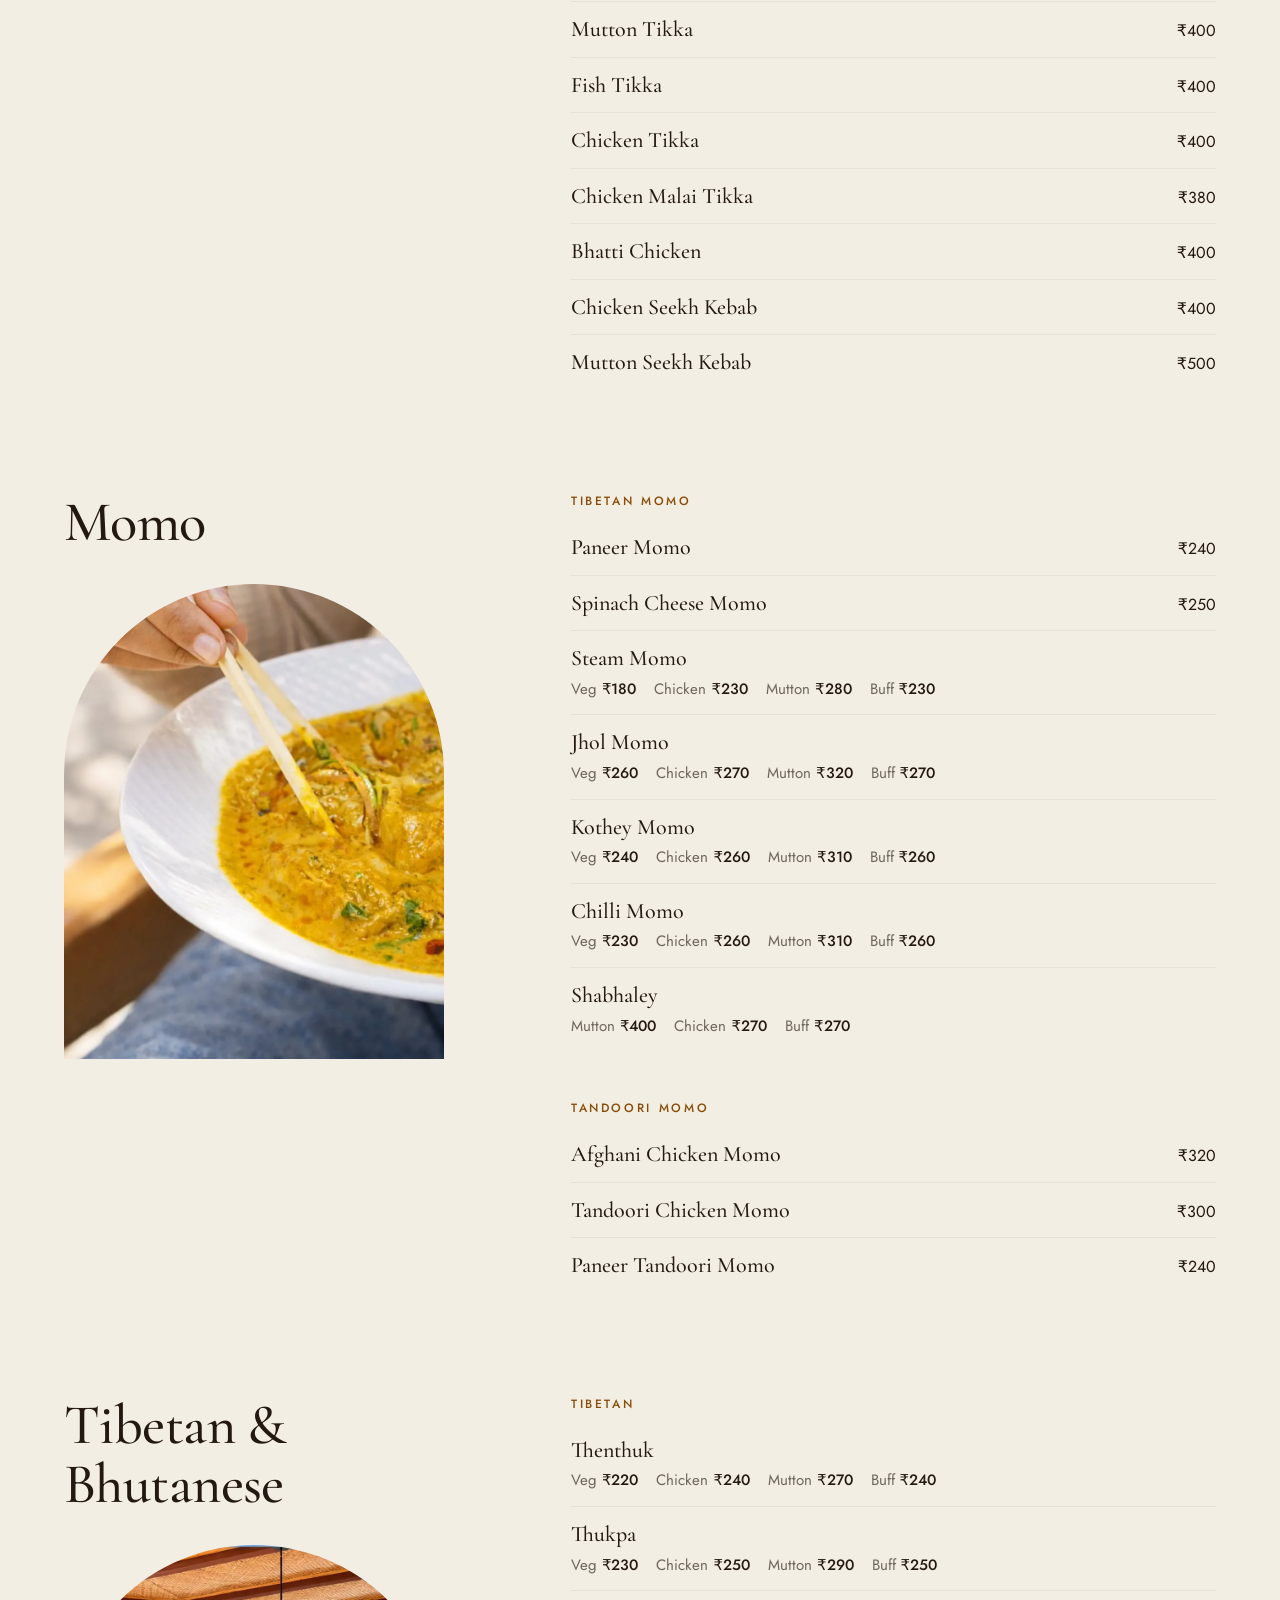
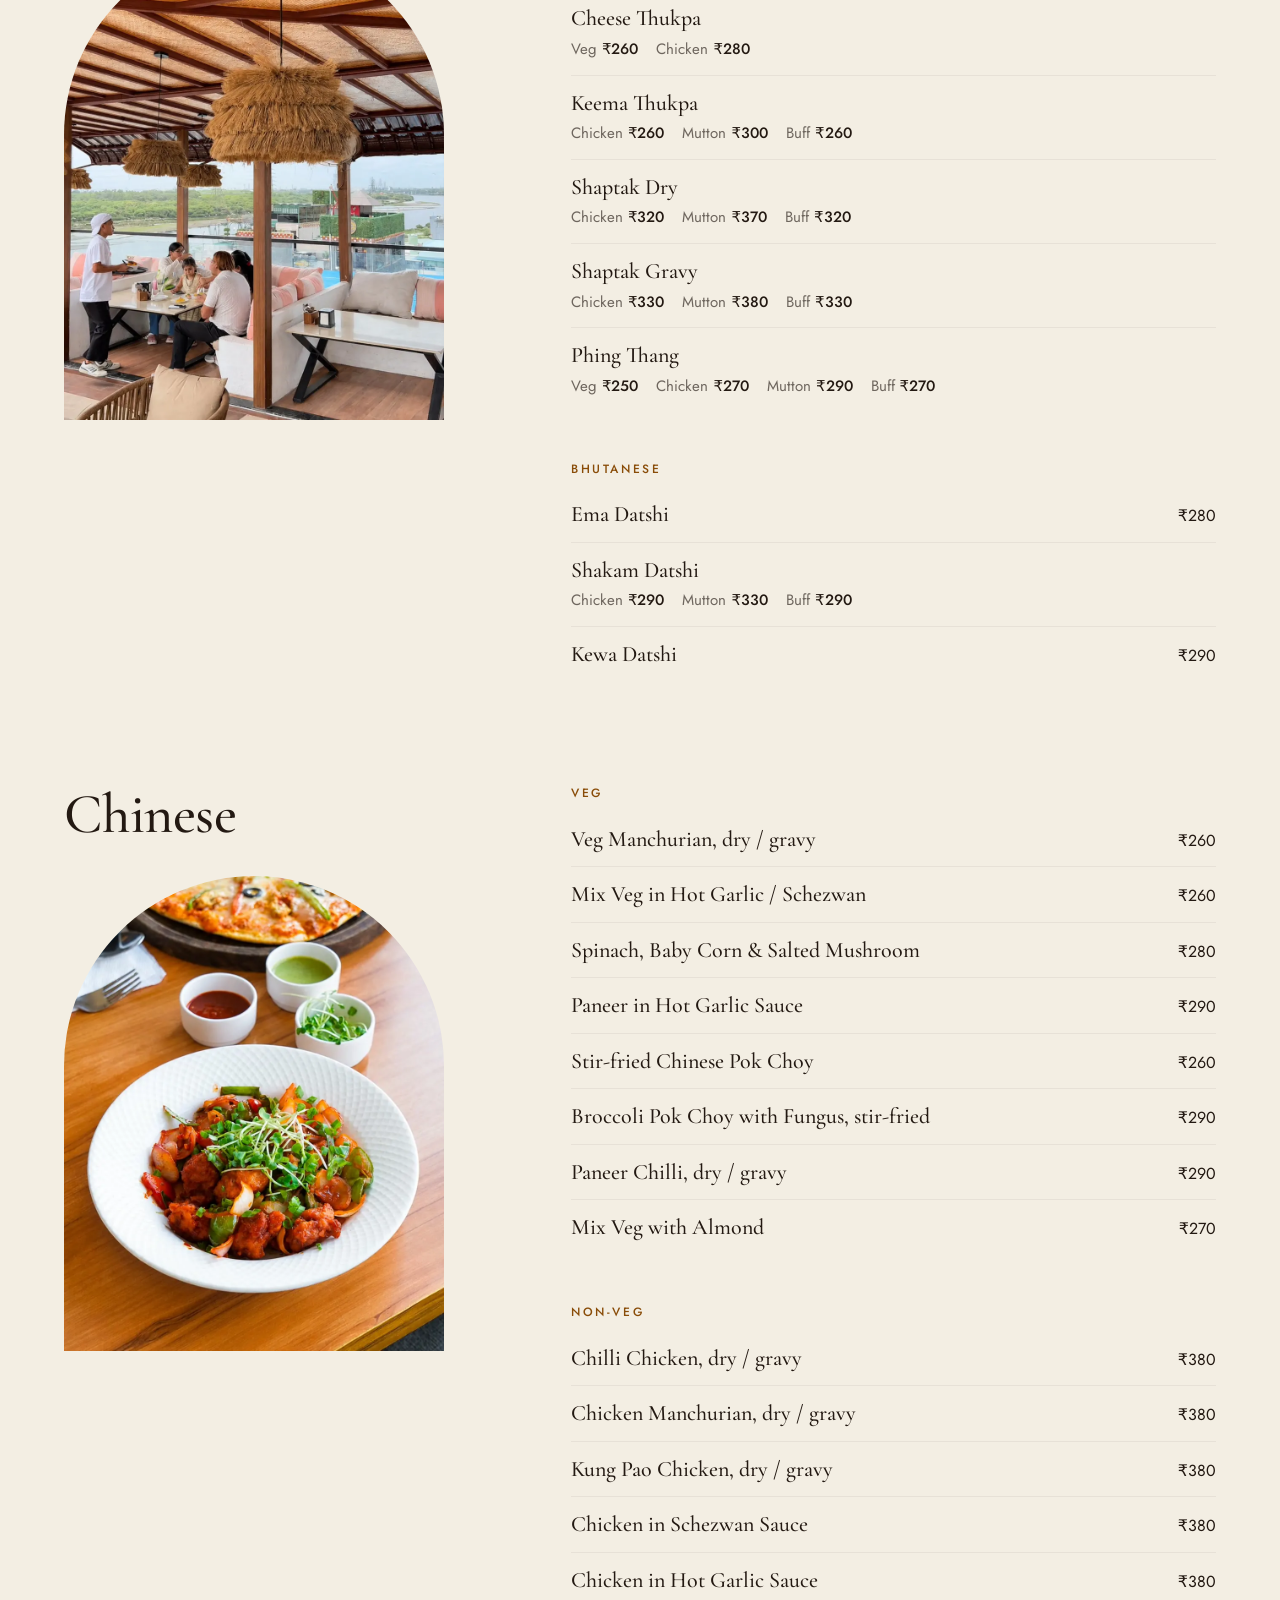
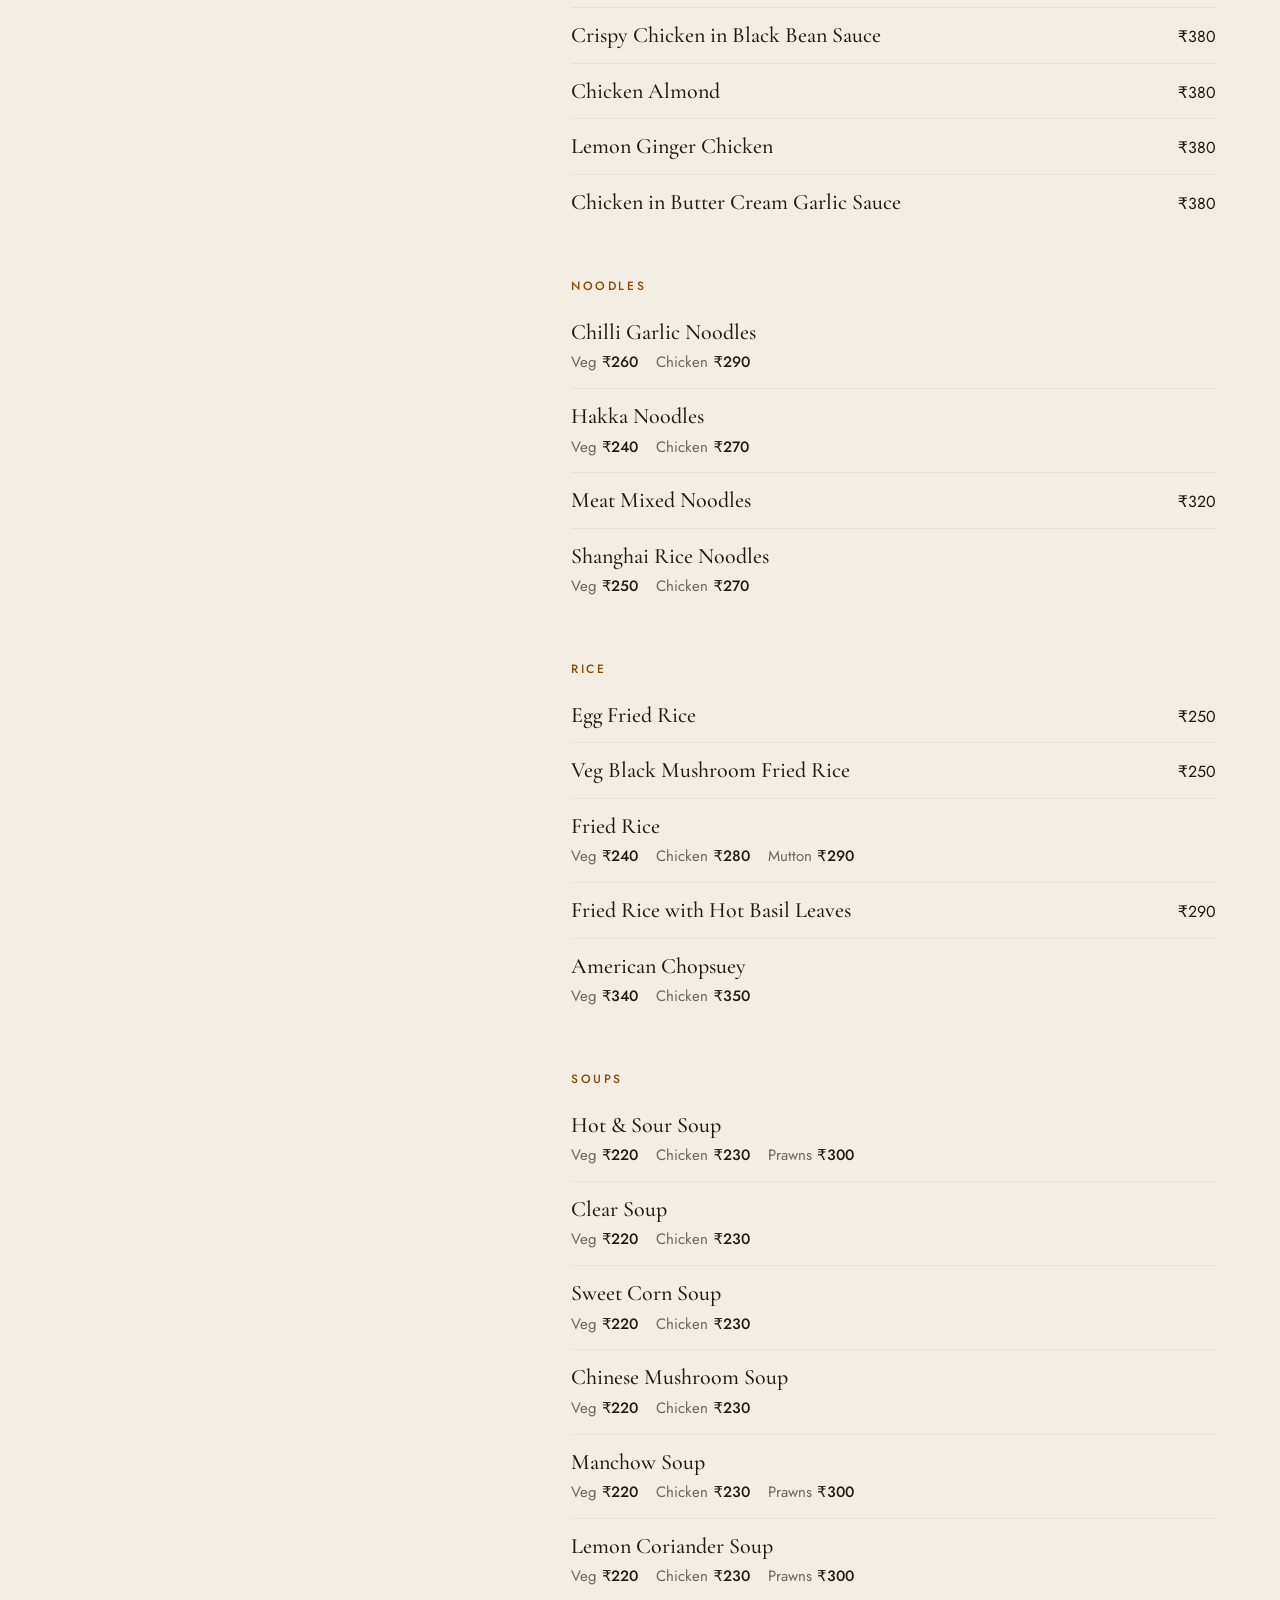
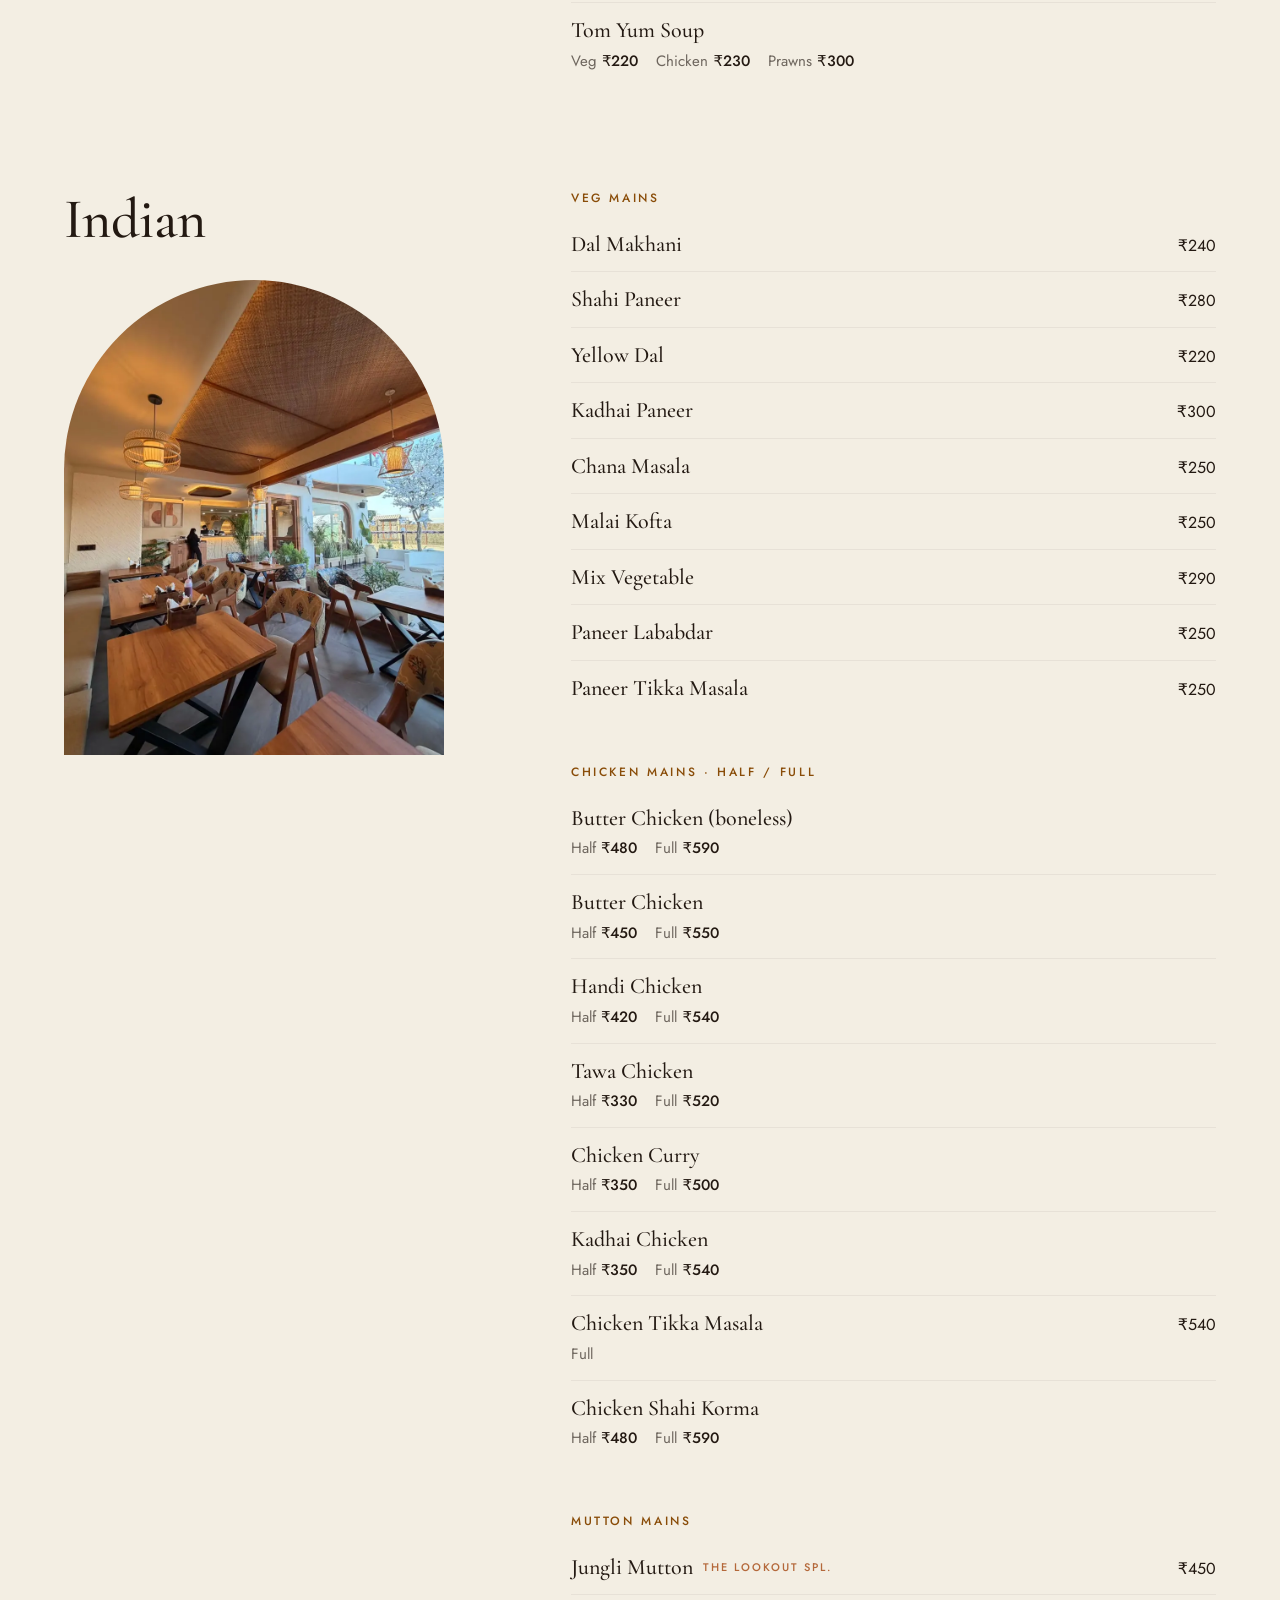
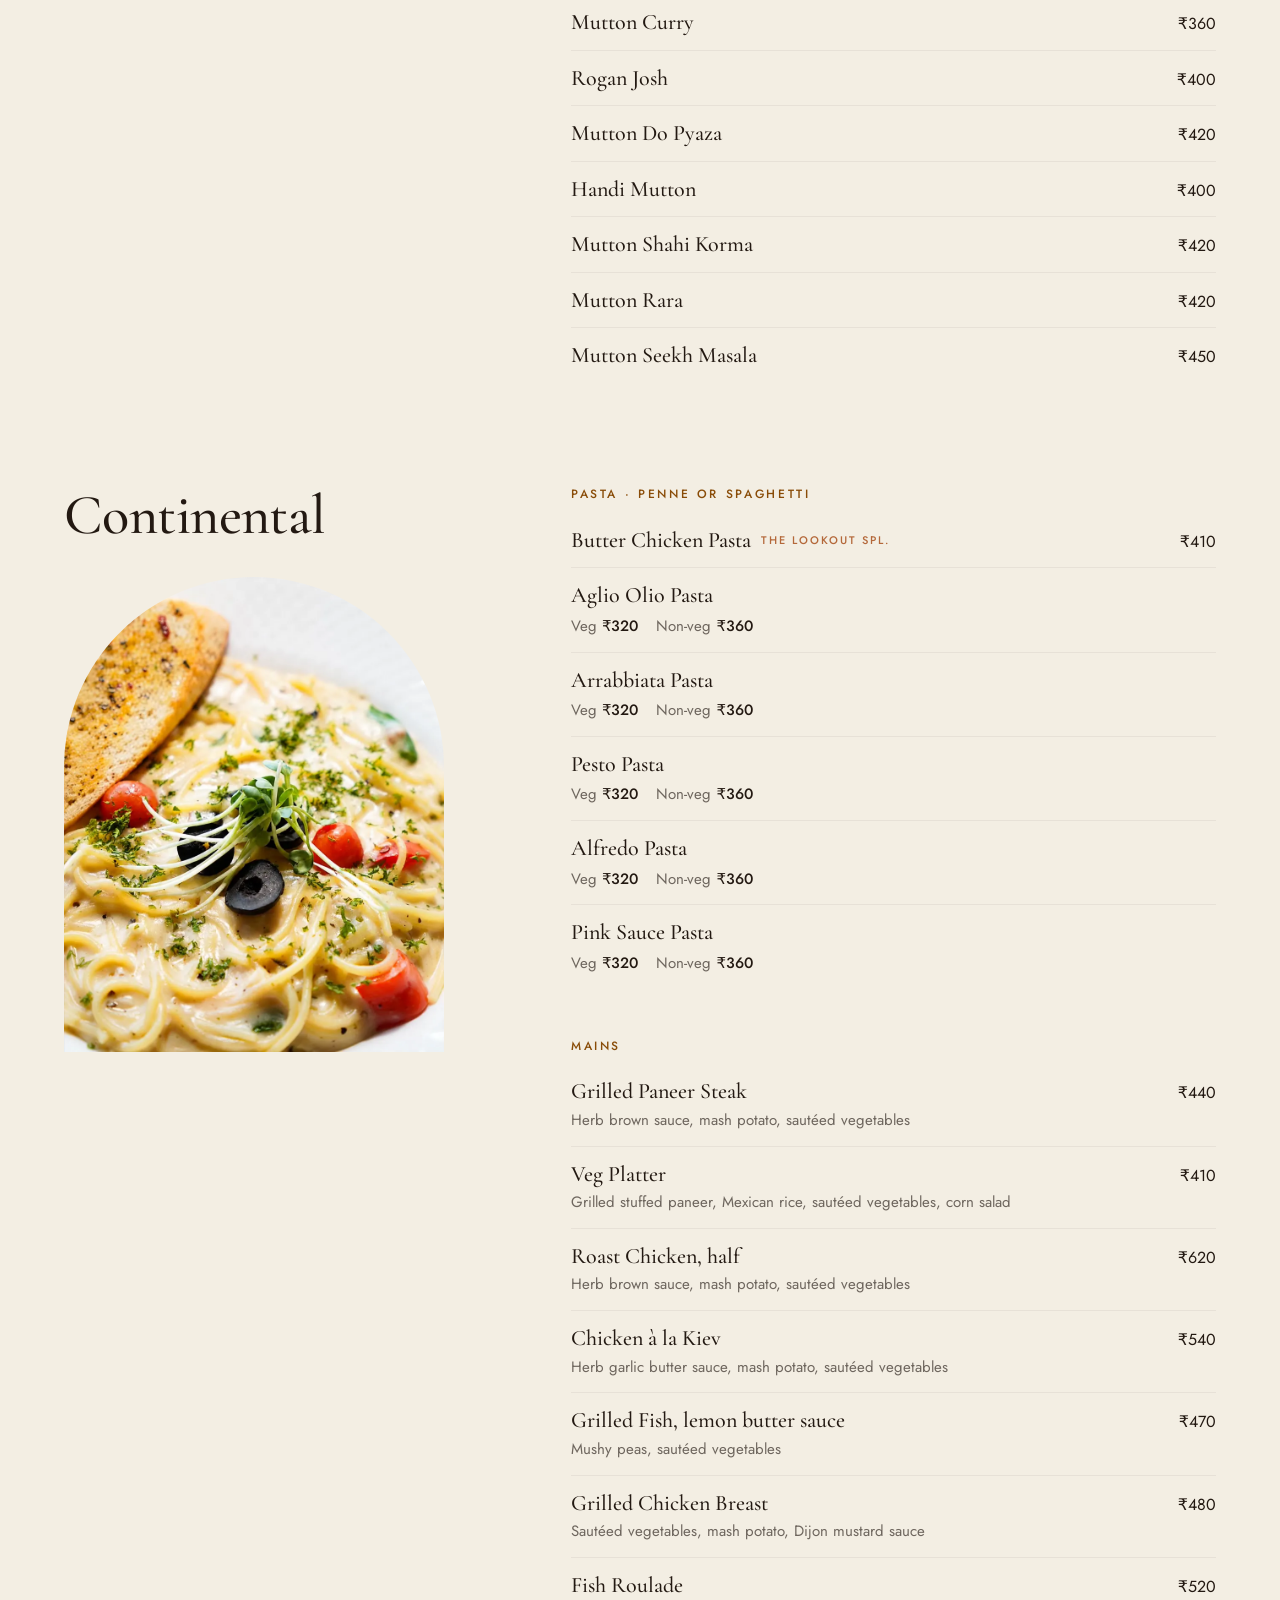
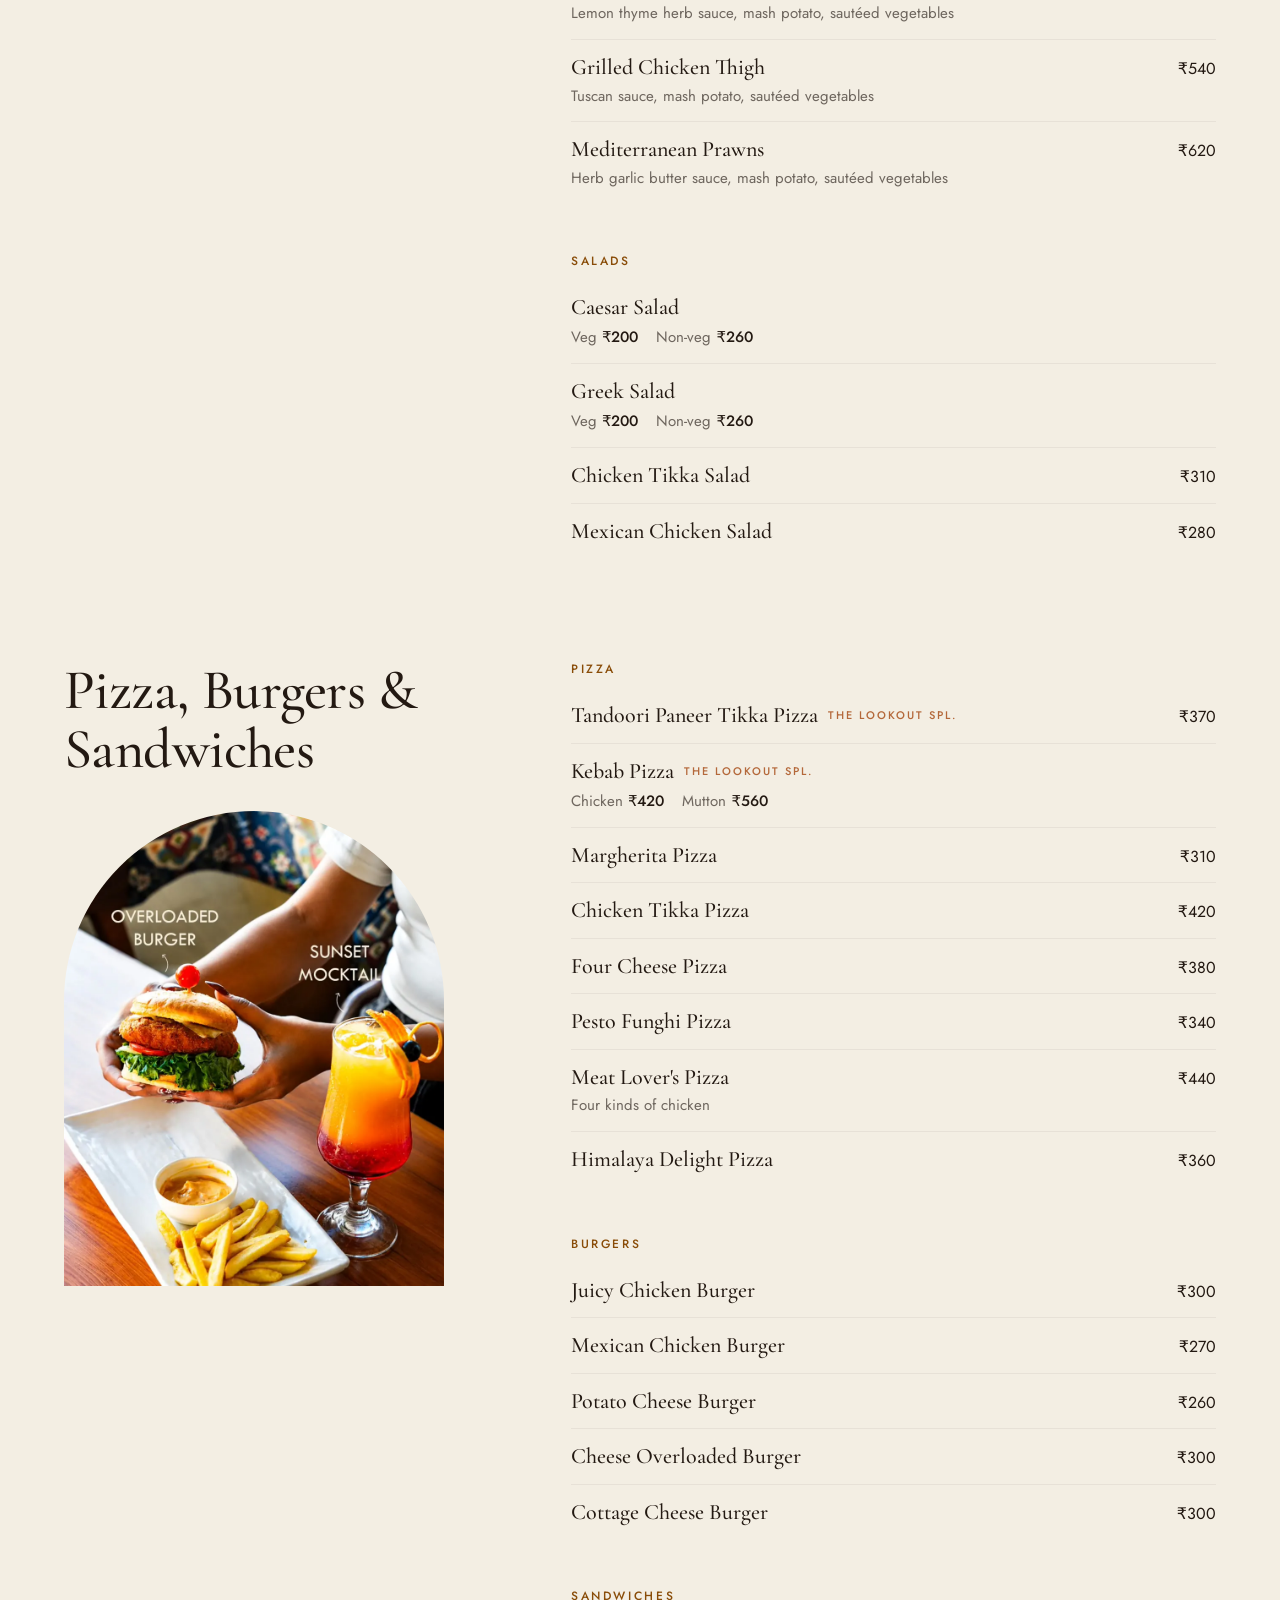
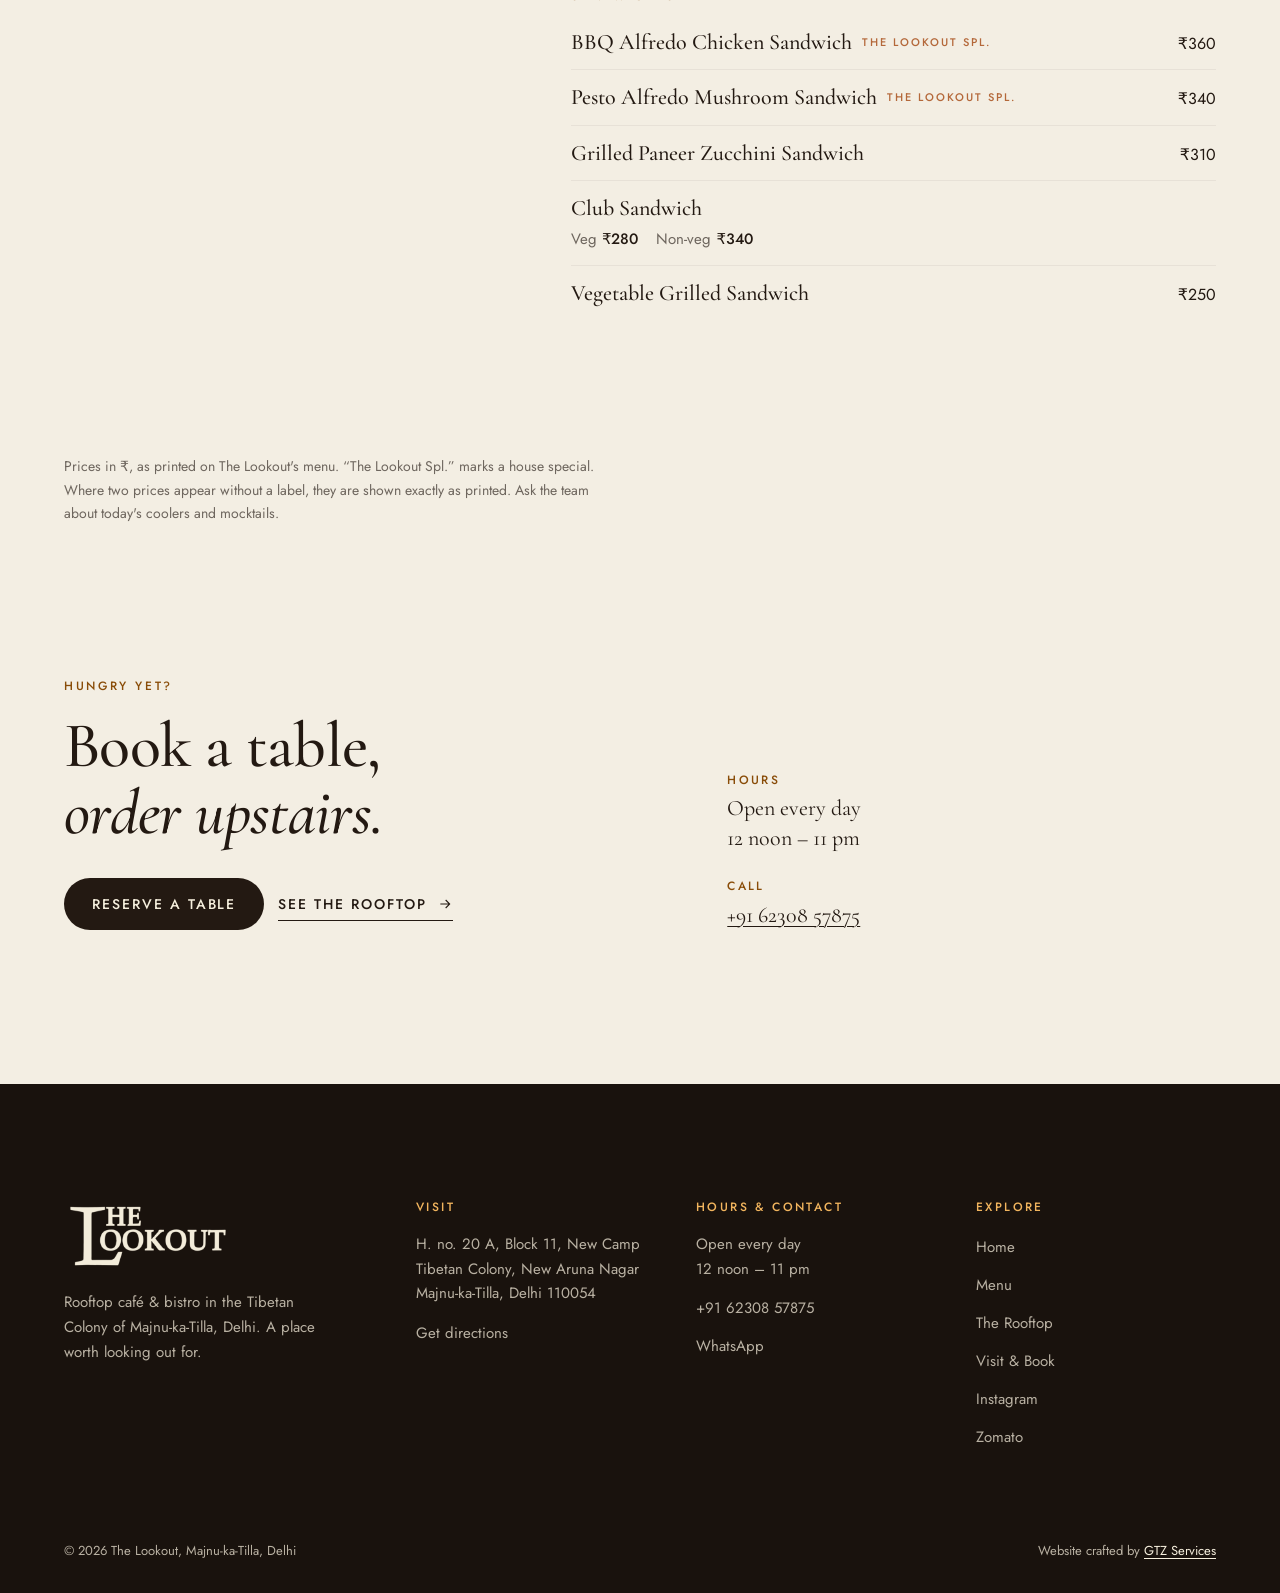
<file: menu.html>
<!doctype html>
<html lang="en" class="no-js">
<head>
  <meta charset="utf-8">
  <meta name="viewport" content="width=device-width, initial-scale=1, viewport-fit=cover">
  <!-- PREVIEW: remove this robots line (on every page) at launch -->
  <meta name="robots" content="noindex, nofollow">
  <title>Menu — The Lookout, Rooftop Café &amp; Bistro, Majnu-ka-Tilla</title>
  <meta name="description" content="The Lookout's full menu with prices: Tibetan momo and thukpa, Bhutanese datshi, Indo-Chinese, North Indian, pasta, pizza, burgers, coffee, shakes and coolers. Majnu-ka-Tilla, Delhi.">
  <meta name="theme-color" content="#F3EEE3">
  <link rel="icon" href="favicon.svg" type="image/svg+xml">
  <meta property="og:type" content="website">
  <meta property="og:title" content="Menu — The Lookout, Rooftop Café &amp; Bistro, Majnu-ka-Tilla">
  <meta property="og:description" content="A place worth looking out for. Signature Bridge views · good food · good mood.">
  <meta property="og:image" content="https://tenzinchoetso.github.io/the-lookout-mkt/images/og-image.jpg">
  <meta name="twitter:card" content="summary_large_image">
  <link rel="preconnect" href="https://fonts.googleapis.com">
  <link rel="preconnect" href="https://fonts.gstatic.com" crossorigin>
  <link href="https://fonts.googleapis.com/css2?family=Cormorant+Garamond:ital,wght@0,400;0,500;0,600;1,400;1,500&family=Jost:wght@300;400;500&display=swap" rel="stylesheet">
  <link rel="stylesheet" href="css/styles.css?v=2">
  <script>document.documentElement.classList.replace("no-js", "js");</script>
</head>
<body>
  <a class="skip-link" href="#main">Skip to content</a>

  <!-- ============ HEADER ============ -->
  <header class="site-header" data-header data-tone="cream">
    <div class="container site-header__inner">
      <a class="brand" href="index.html" aria-label="The Lookout — home">
        <img class="brand__cream" src="images/logo-cream.png" alt="" width="520" height="220">
        <img class="brand__ink" src="images/logo-brown.png" alt="" width="520" height="220">
      </a>
      <nav class="nav" aria-label="Main">
        <a class="nav__link" href="menu.html" aria-current="page">Menu</a>
        <a class="nav__link" href="rooftop.html">The Rooftop</a>
        <a class="nav__link" href="visit.html">Visit</a>
        <a class="nav__call" href="tel:+916230857875" data-tel><svg viewBox="0 0 24 24" fill="none" stroke="currentColor" stroke-width="1.6" stroke-linecap="round" stroke-linejoin="round" aria-hidden="true"><path d="M21 16.5v3a2 2 0 0 1-2.2 2 19.8 19.8 0 0 1-8.6-3.1 19.5 19.5 0 0 1-6-6A19.8 19.8 0 0 1 1.1 3.7 2 2 0 0 1 3.1 1.5h3a2 2 0 0 1 2 1.7c.1 1 .4 1.9.7 2.8a2 2 0 0 1-.5 2.1L7.1 9.4a16 16 0 0 0 6 6l1.3-1.3a2 2 0 0 1 2.1-.4c.9.3 1.8.6 2.8.7a2 2 0 0 1 1.7 2z"/></svg><span data-tel-text>+91 62308 57875</span></a>
        <a class="btn" href="visit.html#book">Reserve</a>
      </nav>
      <button class="burger" type="button" aria-label="Open menu" aria-expanded="false" aria-controls="mnav" data-burger><span></span><span></span></button>
    </div>
  </header>

  <div class="mnav" id="mnav" data-mnav aria-hidden="true">
    <ul class="mnav__links">
      <li><a href="index.html">Home</a></li>
      <li><a href="menu.html" aria-current="page">Menu</a></li>
      <li><a href="rooftop.html">The Rooftop</a></li>
      <li><a href="visit.html">Visit &amp; Book</a></li>
    </ul>
    <div class="mnav__foot">
      <p class="eyebrow" data-hours-inline>Open daily · 12 noon – 11 pm</p>
      <div class="btn-row">
        <a class="btn btn--cream" href="visit.html#book">Reserve a table</a>
        <a class="btn btn--clay" href="tel:+916230857875" data-tel>Call</a>
      </div>
    </div>
  </div>

  <main id="main">

    <!-- ============ HERO ============ -->
    <section class="page-hero" data-hero>
      <div class="page-hero__media"><picture><source media="(max-aspect-ratio: 1/1)" srcset="images/food-spread.webp" width="900" height="1125"><img src="images/banner-menu.webp" alt="Pasta, pizza and starters spread across a wooden table at The Lookout" width="1440" height="810"></picture></div>
      <div class="container page-hero__text">
        <p class="eyebrow">The Menu</p>
        <h1 class="display">Eat slowly. <em>Stay late.</em></h1>
        <p>Tibetan momo and thukpa, Bhutanese datshi, Indo-Chinese, North Indian curries, pasta and pizza, plus coffee, shakes and coolers. All prices in ₹.</p>
      </div>
    </section>

    <!-- ============ MENU ============ -->
    <div class="menu-bar">
      <div class="container menu-bar__inner">
        <div class="tabs" role="tablist" aria-label="Food or drinks" data-menu-tabs></div>
        <nav class="chips" aria-label="Menu sections" data-menu-chips></nav>
      </div>
    </div>

    <div class="container">
      <div data-menu></div>
      <noscript><p class="menu-note">The menu needs JavaScript to show here. You can also see it on <a href="https://www.instagram.com/thelookout.mkt/">Instagram</a> (Food menu &amp; Drink Menu highlights) or <a href="https://www.zomato.com/ncr/the-lookout-majnu-ka-tila-new-delhi/menu">Zomato</a>.</p></noscript>
      <p class="menu-note">Prices in ₹, as printed on The Lookout's menu. “The Lookout Spl.” marks a house special. Where two prices appear without a label, they are shown exactly as printed. Ask the team about today's coolers and mocktails.</p>
    </div>

    <!-- ============ CTA ============ -->
    <section class="section" aria-labelledby="menu-cta">
      <div class="container cta-band">
        <div>
          <p class="eyebrow" style="color:var(--brown);margin-bottom:18px" data-reveal>Hungry yet?</p>
          <h2 class="h2" id="menu-cta" data-reveal style="--d:.08s">Book a table, <em>order upstairs.</em></h2>
          <div class="btn-row" style="margin-top:32px;--d:.16s" data-reveal>
            <a class="btn" href="visit.html#book">Reserve a table</a>
            <a class="link" href="rooftop.html">See the rooftop <svg viewBox="0 0 24 24" fill="none" stroke="currentColor" stroke-width="1.6" aria-hidden="true"><path d="M5 12h14M13 6l6 6-6 6"/></svg></a>
          </div>
        </div>
        <dl class="info-list" data-reveal style="--d:.1s">
          <div><dt>Hours</dt><dd data-hours-summary>Open every day<br>12 noon – 11 pm</dd></div>
          <div><dt>Call</dt><dd><a href="tel:+916230857875" data-tel><span data-tel-text>+91 62308 57875</span></a></dd></div>
        </dl>
      </div>
    </section>
  </main>

  <!-- ============ FOOTER ============ -->
  <footer class="site-footer">
    <div class="container">
      <div class="footer-top">
        <div class="footer-brand">
          <img src="images/logo-cream.png" alt="The Lookout" width="520" height="220" loading="lazy">
          <p>Rooftop café &amp; bistro in the Tibetan Colony of Majnu-ka-Tilla, Delhi. A place worth looking out for.</p>
        </div>
        <div class="footer-col">
          <h4>Visit</h4>
          <p data-address>H. no. 20 A, Block 11, New Camp<br>Tibetan Colony, New Aruna Nagar<br>Majnu-ka-Tilla, Delhi 110054</p>
          <ul style="margin-top:12px"><li><a href="https://maps.app.goo.gl/vb3S7s3e2ycXCE1V9" data-maps>Get directions</a></li></ul>
        </div>
        <div class="footer-col">
          <h4>Hours &amp; contact</h4>
          <p data-hours-summary>Open every day<br>12 noon – 11 pm</p>
          <ul style="margin-top:12px">
            <li><a href="tel:+916230857875" data-tel><span data-tel-text>+91 62308 57875</span></a></li>
            <li><a href="https://wa.me/916230857875" data-wa>WhatsApp</a></li>
          </ul>
        </div>
        <div class="footer-col">
          <h4>Explore</h4>
          <ul>
            <li><a href="index.html">Home</a></li>
            <li><a href="menu.html">Menu</a></li>
            <li><a href="rooftop.html">The Rooftop</a></li>
            <li><a href="visit.html">Visit &amp; Book</a></li>
            <li><a href="https://www.instagram.com/thelookout.mkt/" data-insta>Instagram</a></li>
            <li><a href="https://www.zomato.com/ncr/the-lookout-majnu-ka-tila-new-delhi" data-zomato>Zomato</a></li>
          </ul>
        </div>
      </div>
      <div class="footer-bottom">
        <p>© <span data-year>2026</span> The Lookout, Majnu-ka-Tilla, Delhi</p>
        <p class="credit">Website crafted by <a href="https://gtzservices.pages.dev/" target="_blank" rel="noopener">GTZ Services</a></p>
      </div>
    </div>
  </footer>

  <!-- ============ CALL + WHATSAPP (every page) ============ -->
  <div class="dock" data-dock>
    <a class="dock__wa" href="https://wa.me/916230857875" data-wa aria-label="WhatsApp The Lookout"><svg viewBox="0 0 24 24" fill="currentColor" aria-hidden="true"><path d="M12 2a10 10 0 0 0-8.6 15.1L2 22l5-1.3A10 10 0 1 0 12 2zm0 18.2a8.2 8.2 0 0 1-4.2-1.2l-.3-.2-3 .8.8-2.9-.2-.3A8.2 8.2 0 1 1 12 20.2zm4.5-6.1c-.2-.1-1.5-.7-1.7-.8s-.4-.1-.6.1-.7.8-.8 1-.3.2-.5.1a6.7 6.7 0 0 1-3.3-2.9c-.3-.4.3-.4.8-1.4a.5.5 0 0 0 0-.5c0-.1-.6-1.4-.8-1.9s-.4-.4-.6-.4h-.5a1 1 0 0 0-.7.3 3 3 0 0 0-.9 2.2 5.2 5.2 0 0 0 1.1 2.7 11.8 11.8 0 0 0 4.5 4c1.7.7 2.4.8 3.2.6a2.8 2.8 0 0 0 1.8-1.3 2.3 2.3 0 0 0 .2-1.3c-.1-.1-.3-.2-.5-.3z"/></svg><span class="dock__label">WhatsApp</span></a>
    <a href="tel:+916230857875" data-tel aria-label="Call The Lookout"><svg viewBox="0 0 24 24" fill="none" stroke="currentColor" stroke-width="1.6" stroke-linecap="round" stroke-linejoin="round" aria-hidden="true"><path d="M21 16.5v3a2 2 0 0 1-2.2 2 19.8 19.8 0 0 1-8.6-3.1 19.5 19.5 0 0 1-6-6A19.8 19.8 0 0 1 1.1 3.7 2 2 0 0 1 3.1 1.5h3a2 2 0 0 1 2 1.7c.1 1 .4 1.9.7 2.8a2 2 0 0 1-.5 2.1L7.1 9.4a16 16 0 0 0 6 6l1.3-1.3a2 2 0 0 1 2.1-.4c.9.3 1.8.6 2.8.7a2 2 0 0 1 1.7 2z"/></svg><span class="dock__label">Call</span></a>
  </div>

  <script src="js/hours.js?v=1"></script>
  <script src="js/menu-data.js?v=1"></script>
  <script src="js/main.js?v=1"></script>
</body>
</html>
</file>
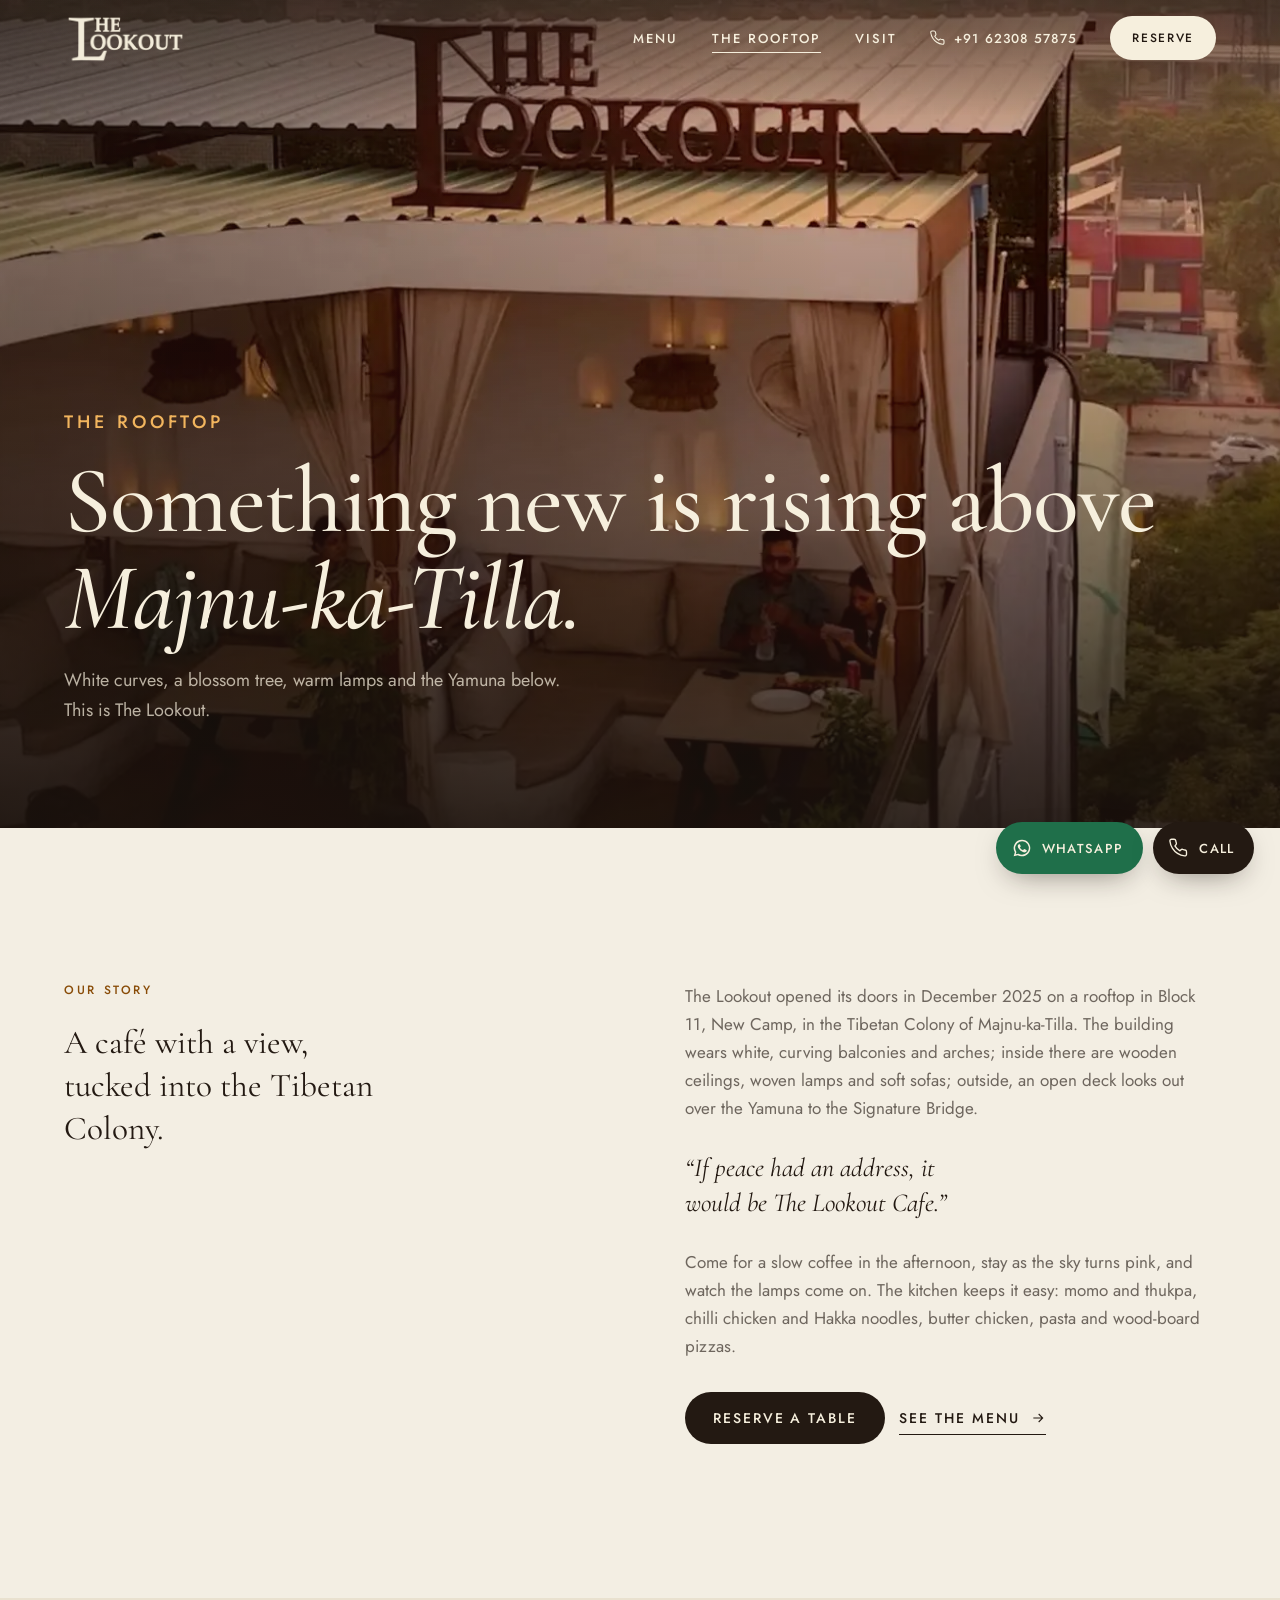
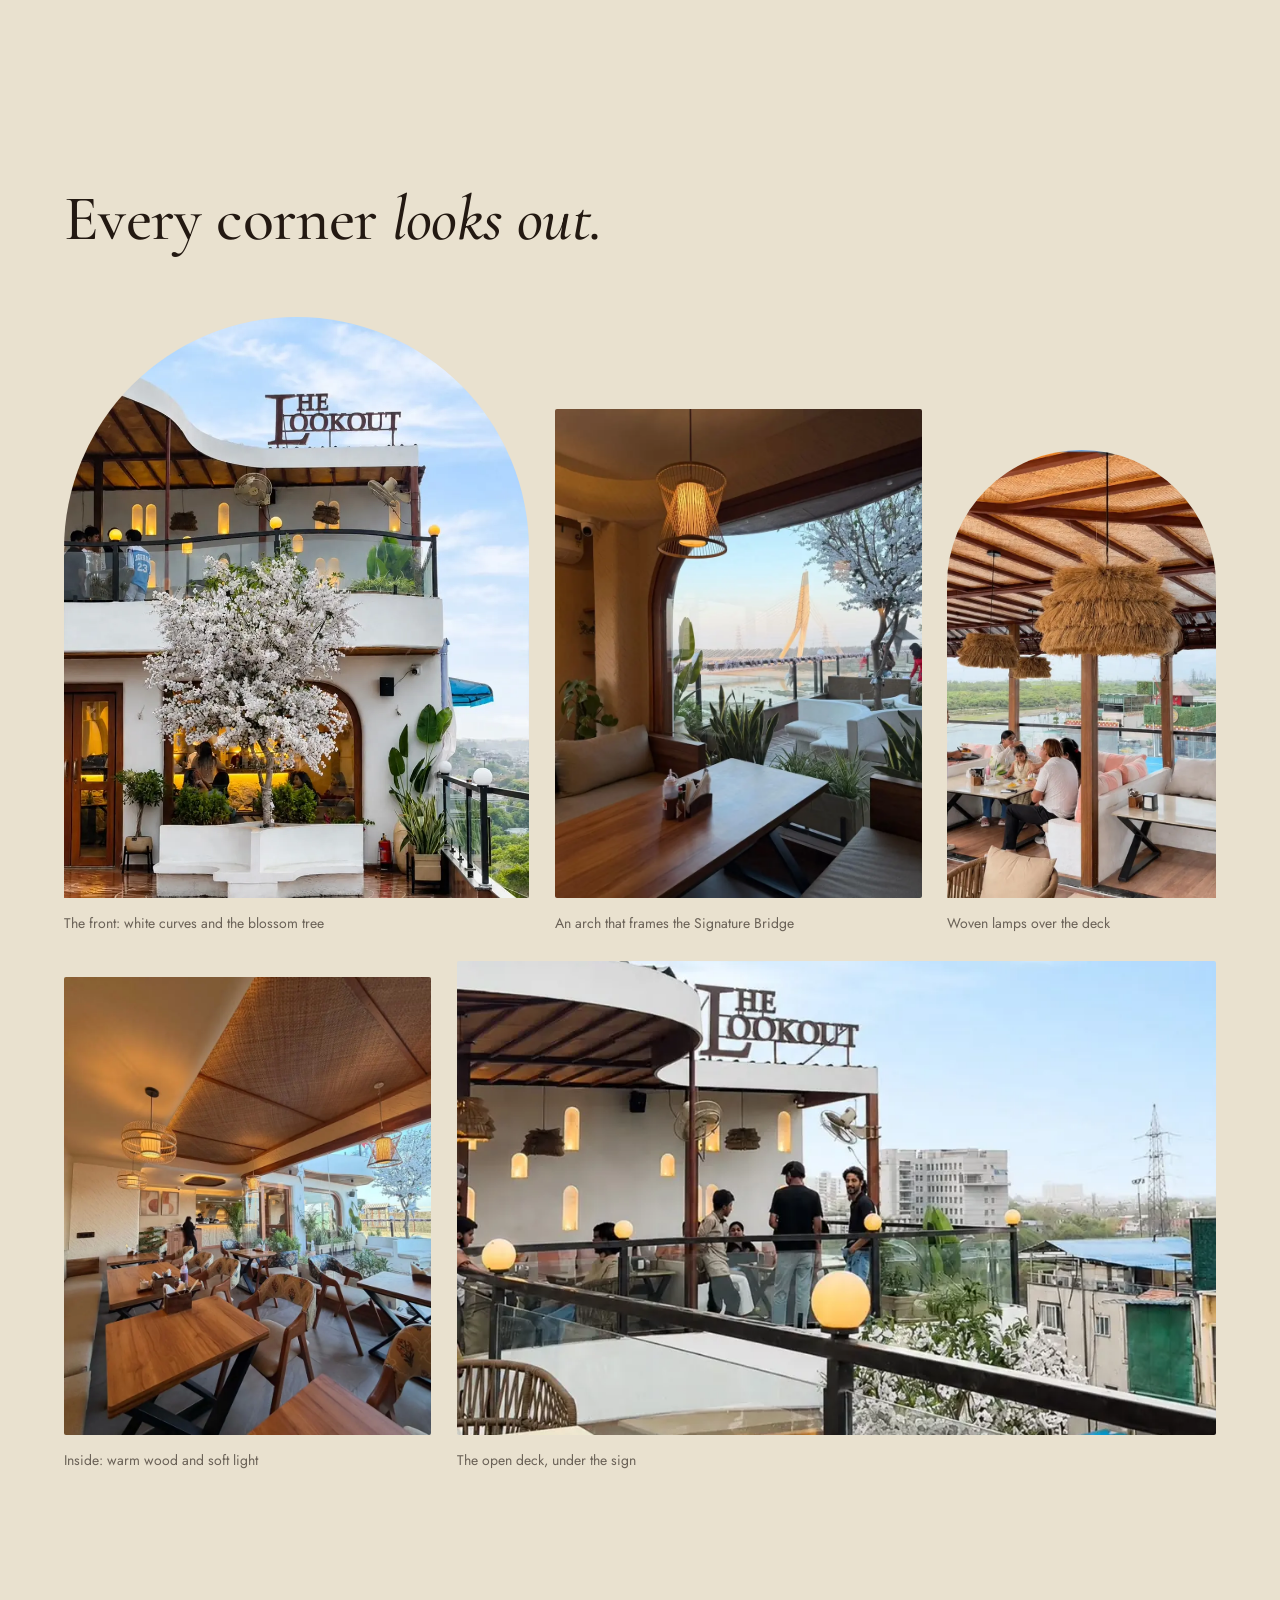
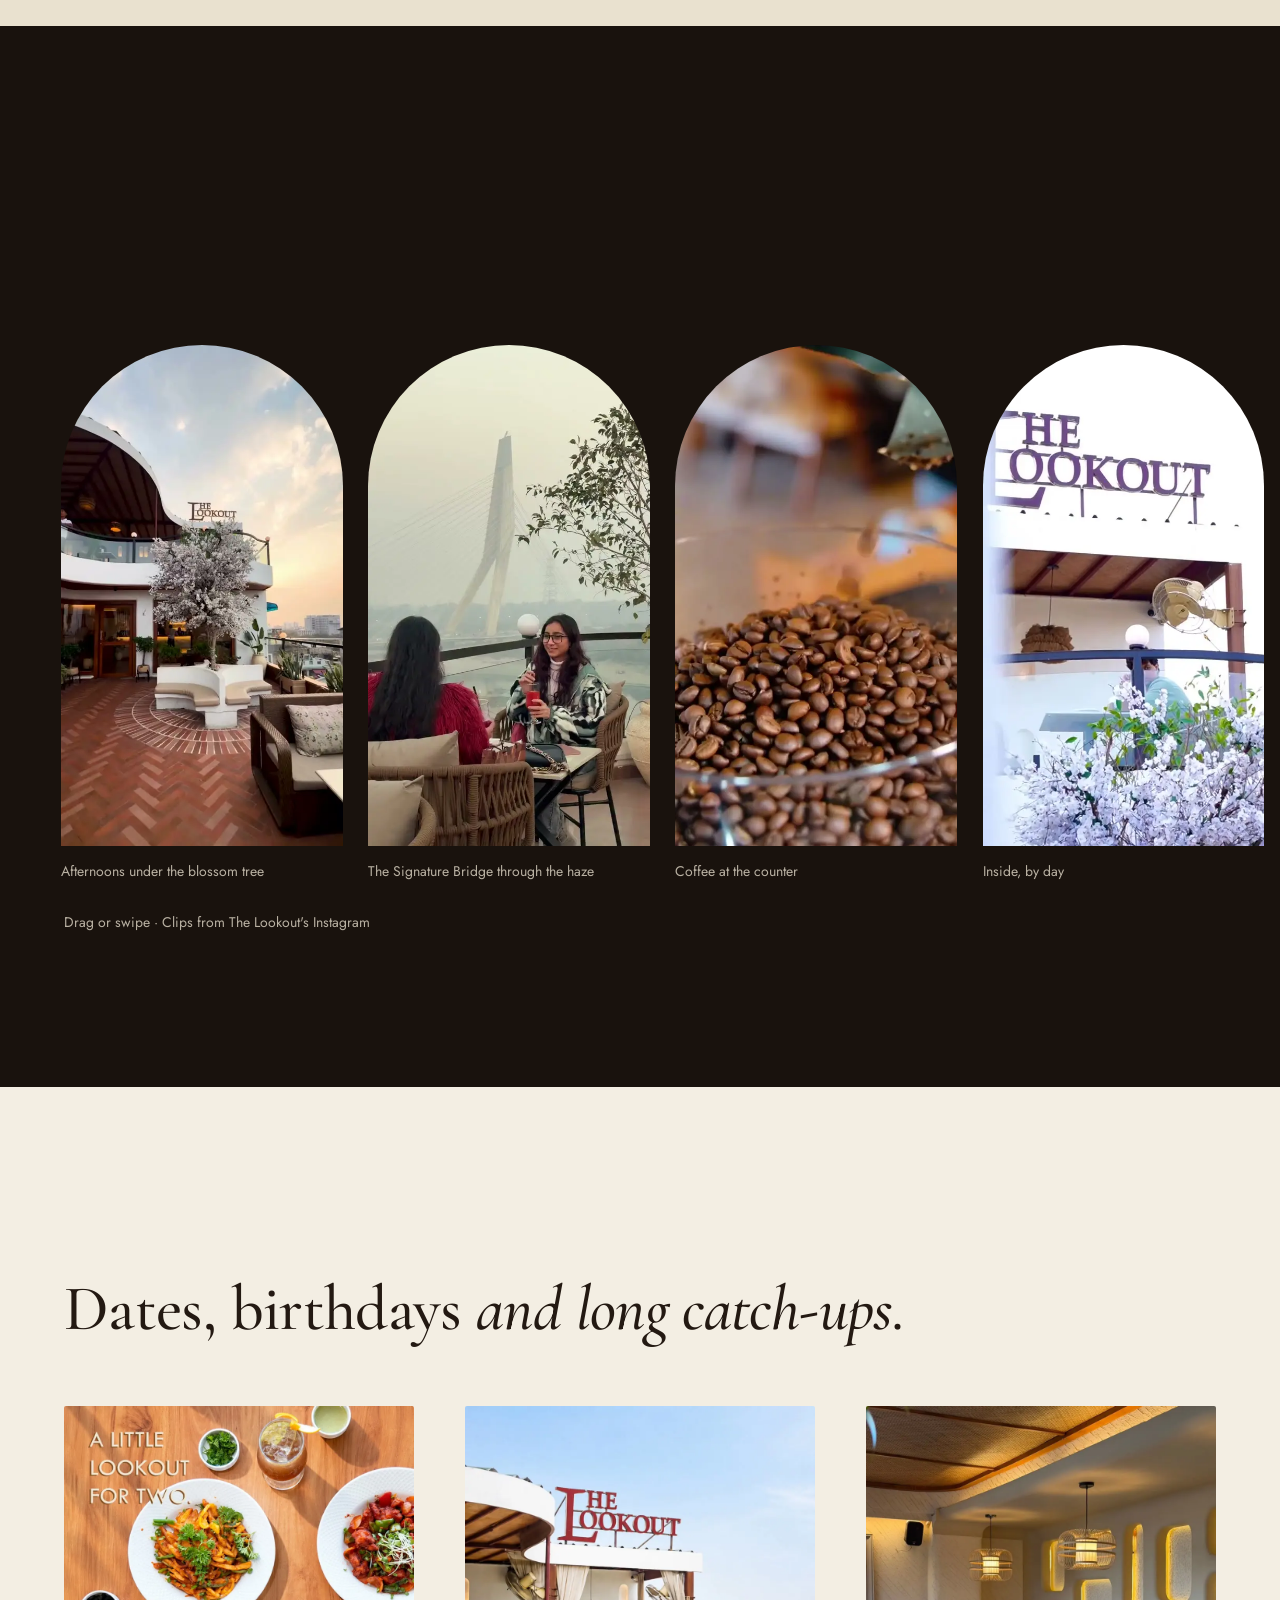
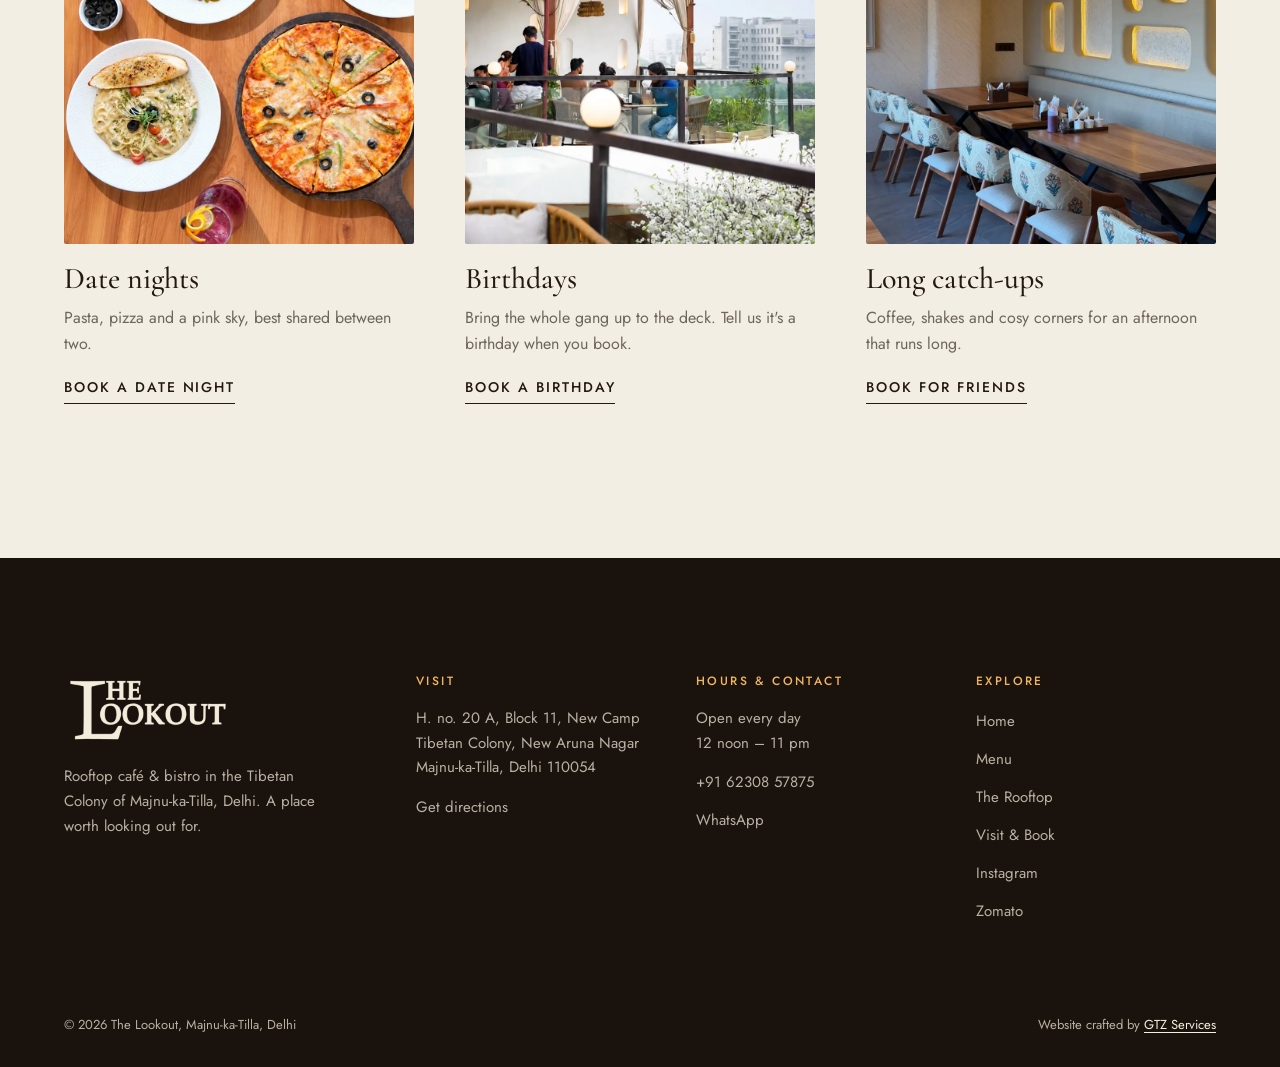
<file: rooftop.html>
<!doctype html>
<html lang="en" class="no-js">
<head>
  <meta charset="utf-8">
  <meta name="viewport" content="width=device-width, initial-scale=1, viewport-fit=cover">
  <!-- PREVIEW: remove this robots line (on every page) at launch -->
  <meta name="robots" content="noindex, nofollow">
  <title>The Rooftop — The Lookout, Majnu-ka-Tilla</title>
  <meta name="description" content="Inside The Lookout: a whitewashed rooftop café in Majnu-ka-Tilla's Tibetan Colony with an open deck over the Yamuna and views of the Signature Bridge. Dates, birthdays and long catch-ups.">
  <meta name="theme-color" content="#F3EEE3">
  <link rel="icon" href="favicon.svg" type="image/svg+xml">
  <meta property="og:type" content="website">
  <meta property="og:title" content="The Rooftop — The Lookout, Majnu-ka-Tilla">
  <meta property="og:description" content="A place worth looking out for. Signature Bridge views · good food · good mood.">
  <meta property="og:image" content="https://tenzinchoetso.github.io/the-lookout-mkt/images/og-image.jpg">
  <meta name="twitter:card" content="summary_large_image">
  <link rel="preconnect" href="https://fonts.googleapis.com">
  <link rel="preconnect" href="https://fonts.gstatic.com" crossorigin>
  <link href="https://fonts.googleapis.com/css2?family=Cormorant+Garamond:ital,wght@0,400;0,500;0,600;1,400;1,500&family=Jost:wght@300;400;500&display=swap" rel="stylesheet">
  <link rel="stylesheet" href="css/styles.css?v=2">
  <script>document.documentElement.classList.replace("no-js", "js");</script>
</head>
<body>
  <a class="skip-link" href="#main">Skip to content</a>

  <!-- ============ HEADER ============ -->
  <header class="site-header" data-header data-tone="cream">
    <div class="container site-header__inner">
      <a class="brand" href="index.html" aria-label="The Lookout — home">
        <img class="brand__cream" src="images/logo-cream.png" alt="" width="520" height="220">
        <img class="brand__ink" src="images/logo-brown.png" alt="" width="520" height="220">
      </a>
      <nav class="nav" aria-label="Main">
        <a class="nav__link" href="menu.html">Menu</a>
        <a class="nav__link" href="rooftop.html" aria-current="page">The Rooftop</a>
        <a class="nav__link" href="visit.html">Visit</a>
        <a class="nav__call" href="tel:+916230857875" data-tel><svg viewBox="0 0 24 24" fill="none" stroke="currentColor" stroke-width="1.6" stroke-linecap="round" stroke-linejoin="round" aria-hidden="true"><path d="M21 16.5v3a2 2 0 0 1-2.2 2 19.8 19.8 0 0 1-8.6-3.1 19.5 19.5 0 0 1-6-6A19.8 19.8 0 0 1 1.1 3.7 2 2 0 0 1 3.1 1.5h3a2 2 0 0 1 2 1.7c.1 1 .4 1.9.7 2.8a2 2 0 0 1-.5 2.1L7.1 9.4a16 16 0 0 0 6 6l1.3-1.3a2 2 0 0 1 2.1-.4c.9.3 1.8.6 2.8.7a2 2 0 0 1 1.7 2z"/></svg><span data-tel-text>+91 62308 57875</span></a>
        <a class="btn" href="visit.html#book">Reserve</a>
      </nav>
      <button class="burger" type="button" aria-label="Open menu" aria-expanded="false" aria-controls="mnav" data-burger><span></span><span></span></button>
    </div>
  </header>

  <div class="mnav" id="mnav" data-mnav aria-hidden="true">
    <ul class="mnav__links">
      <li><a href="index.html">Home</a></li>
      <li><a href="menu.html">Menu</a></li>
      <li><a href="rooftop.html" aria-current="page">The Rooftop</a></li>
      <li><a href="visit.html">Visit &amp; Book</a></li>
    </ul>
    <div class="mnav__foot">
      <p class="eyebrow" data-hours-inline>Open daily · 12 noon – 11 pm</p>
      <div class="btn-row">
        <a class="btn btn--cream" href="visit.html#book">Reserve a table</a>
        <a class="btn btn--clay" href="tel:+916230857875" data-tel>Call</a>
      </div>
    </div>
  </div>

  <main id="main">

    <!-- ============ HERO (golden-hour drone loop from The Lookout's reel) ============ -->
    <section class="page-hero" data-hero style="min-height:92vh;min-height:92svh">
      <div class="page-hero__media">
        <video data-autoplay muted loop playsinline preload="metadata" aria-hidden="true"
          poster="images/golden-hour-d.webp"
          data-src-d="videos/golden-hour-d.mp4" data-src-m="videos/golden-hour-m.mp4"
          data-poster-d="images/golden-hour-d.webp" data-poster-m="images/golden-hour-m.webp"></video>
      </div>
      <div class="container page-hero__text">
        <p class="eyebrow">The Rooftop</p>
        <h1 class="display">Something new is rising above <em class="nowrap">Majnu-ka-Tilla.</em></h1>
        <p>White curves, a blossom tree, warm lamps and the Yamuna below. This is The Lookout.</p>
      </div>
    </section>

    <!-- ============ STORY ============ -->
    <section class="section">
      <div class="container story">
        <div>
          <p class="eyebrow" style="color:var(--brown);margin-bottom:24px" data-reveal>Our story</p>
          <p class="lede" data-reveal style="--d:.08s">A café with a view, tucked into the Tibetan Colony.</p>
        </div>
        <div class="story__body">
          <p data-reveal>The Lookout opened its doors in December 2025 on a rooftop in Block 11, New Camp, in the Tibetan Colony of Majnu-ka-Tilla. The building wears white, curving balconies and arches; inside there are wooden ceilings, woven lamps and soft sofas; outside, an open deck looks out over the Yamuna to the Signature Bridge.</p>
          <p class="quote-inline" data-reveal style="--d:.08s">“If peace had an address, it would be The Lookout Cafe.”</p>
          <p data-reveal style="--d:.12s">Come for a slow coffee in the afternoon, stay as the sky turns pink, and watch the lamps come on. The kitchen keeps it easy: momo and thukpa, chilli chicken and Hakka noodles, butter chicken, pasta and wood-board pizzas.</p>
          <div class="btn-row" style="margin-top:32px;--d:.16s" data-reveal>
            <a class="btn" href="visit.html#book">Reserve a table</a>
            <a class="link" href="menu.html">See the menu <svg viewBox="0 0 24 24" fill="none" stroke="currentColor" stroke-width="1.6" aria-hidden="true"><path d="M5 12h14M13 6l6 6-6 6"/></svg></a>
          </div>
        </div>
      </div>
    </section>

    <!-- ============ SPACES ============ -->
    <section class="section section--sand" aria-labelledby="spaces-title">
      <div class="container">
        <div class="section-head">
          <div>
            <p class="eyebrow" data-reveal>The spaces</p>
            <h2 class="h2" id="spaces-title" data-reveal style="--d:.08s">Every corner <em>looks out.</em></h2>
          </div>
        </div>
        <div class="spaces">
          <figure class="space space--a" data-reveal><div class="arch"><img src="images/space-exterior.webp" alt="The Lookout's white building with its name in brown letters and a blossom tree at the entrance" width="900" height="1125" loading="lazy"></div><figcaption>The front: white curves and the blossom tree</figcaption></figure>
          <figure class="space space--b" data-reveal style="--d:.08s"><div class="frame"><img src="images/space-arch-bridge.webp" alt="An arched window framing the Signature Bridge" width="900" height="1125" loading="lazy"></div><figcaption>An arch that frames the Signature Bridge</figcaption></figure>
          <figure class="space space--c" data-reveal style="--d:.16s"><div class="arch"><img src="images/space-lamps.webp" alt="Woven lamps hanging over the open deck by the river" width="900" height="1125" loading="lazy"></div><figcaption>Woven lamps over the deck</figcaption></figure>
          <figure class="space space--d" data-reveal><div class="frame"><img src="images/space-interior.webp" alt="Inside The Lookout: wooden ceiling, warm lights and sofas" width="900" height="1125" loading="lazy"></div><figcaption>Inside: warm wood and soft light</figcaption></figure>
          <figure class="space space--e" data-reveal style="--d:.08s"><div class="frame"><img src="images/space-deck.webp" alt="The open rooftop deck under The Lookout sign" width="900" height="1125" loading="lazy"></div><figcaption>The open deck, under the sign</figcaption></figure>
        </div>
      </div>
    </section>

    <!-- ============ DAY TO NIGHT (silent clips from The Lookout's reels) ============ -->
    <section class="section section--night" aria-labelledby="reels-title">
      <div class="container">
        <div class="section-head">
          <div>
            <p class="eyebrow" data-reveal>Day to night</p>
            <h2 class="h2" id="reels-title" data-reveal style="--d:.08s">From golden sunsets <em>to glowing nights.</em></h2>
          </div>
          <a class="link" href="https://www.instagram.com/thelookout.mkt/" data-insta data-reveal>@thelookout.mkt <svg viewBox="0 0 24 24" fill="none" stroke="currentColor" stroke-width="1.6" aria-hidden="true"><path d="M5 12h14M13 6l6 6-6 6"/></svg></a>
        </div>
      </div>
      <div class="strip" data-strip data-speed="24" aria-label="Short clips from The Lookout — drag or swipe">
        <figure class="reel"><div class="reel__frame"><video data-autoplay muted loop playsinline preload="none" poster="videos/reel-blossom.webp" src="videos/reel-blossom.mp4"></video></div><figcaption>Afternoons under the blossom tree</figcaption></figure>
        <figure class="reel"><div class="reel__frame"><video data-autoplay muted loop playsinline preload="none" poster="videos/reel-bridge.webp" src="videos/reel-bridge.mp4"></video></div><figcaption>The Signature Bridge through the haze</figcaption></figure>
        <figure class="reel"><div class="reel__frame"><video data-autoplay muted loop playsinline preload="none" poster="videos/reel-coffee.webp" src="videos/reel-coffee.mp4"></video></div><figcaption>Coffee at the counter</figcaption></figure>
        <figure class="reel"><div class="reel__frame"><video data-autoplay muted loop playsinline preload="none" poster="videos/reel-day.webp" src="videos/reel-day.mp4"></video></div><figcaption>Inside, by day</figcaption></figure>
        <figure class="reel"><div class="reel__frame"><video data-autoplay muted loop playsinline preload="none" poster="videos/reel-night.webp" src="videos/reel-night.mp4"></video></div><figcaption>After dark</figcaption></figure>
      </div>
      <div class="container"><p class="muted" style="margin-top:28px;font-size:14px">Drag or swipe · Clips from The Lookout's Instagram</p></div>
    </section>

    <!-- ============ MADE FOR ============ -->
    <section class="section" aria-labelledby="moments-title">
      <div class="container">
        <div class="section-head">
          <div>
            <p class="eyebrow" data-reveal>Made for</p>
            <h2 class="h2" id="moments-title" data-reveal style="--d:.08s">Dates, birthdays <em>and long catch-ups.</em></h2>
          </div>
        </div>
        <div class="moments">
          <article class="moment" data-reveal>
            <div class="frame"><img src="images/food-for-two.webp" alt="Pasta, pizza and drinks for two seen from above" width="900" height="1125" loading="lazy"></div>
            <h3>Date nights</h3>
            <p>Pasta, pizza and a pink sky, best shared between two.</p>
            <a class="link" style="margin-top:14px" href="visit.html?occasion=Date%20night#book">Book a date night</a>
          </article>
          <article class="moment" data-reveal style="--d:.08s">
            <div class="frame"><img src="images/space-sign.webp" alt="The Lookout sign above the rooftop deck" width="900" height="1125" loading="lazy"></div>
            <h3>Birthdays</h3>
            <p>Bring the whole gang up to the deck. Tell us it's a birthday when you book.</p>
            <a class="link" style="margin-top:14px" href="visit.html?occasion=Birthday#book">Book a birthday</a>
          </article>
          <article class="moment" data-reveal style="--d:.16s">
            <div class="frame"><img src="images/space-interior-2.webp" alt="A quiet corner inside with tables and lit wall niches" width="900" height="1125" loading="lazy"></div>
            <h3>Long catch-ups</h3>
            <p>Coffee, shakes and cosy corners for an afternoon that runs long.</p>
            <a class="link" style="margin-top:14px" href="visit.html?occasion=Friends#book">Book for friends</a>
          </article>
        </div>
      </div>
    </section>
  </main>

  <!-- ============ FOOTER ============ -->
  <footer class="site-footer">
    <div class="container">
      <div class="footer-top">
        <div class="footer-brand">
          <img src="images/logo-cream.png" alt="The Lookout" width="520" height="220" loading="lazy">
          <p>Rooftop café &amp; bistro in the Tibetan Colony of Majnu-ka-Tilla, Delhi. A place worth looking out for.</p>
        </div>
        <div class="footer-col">
          <h4>Visit</h4>
          <p data-address>H. no. 20 A, Block 11, New Camp<br>Tibetan Colony, New Aruna Nagar<br>Majnu-ka-Tilla, Delhi 110054</p>
          <ul style="margin-top:12px"><li><a href="https://maps.app.goo.gl/vb3S7s3e2ycXCE1V9" data-maps>Get directions</a></li></ul>
        </div>
        <div class="footer-col">
          <h4>Hours &amp; contact</h4>
          <p data-hours-summary>Open every day<br>12 noon – 11 pm</p>
          <ul style="margin-top:12px">
            <li><a href="tel:+916230857875" data-tel><span data-tel-text>+91 62308 57875</span></a></li>
            <li><a href="https://wa.me/916230857875" data-wa>WhatsApp</a></li>
          </ul>
        </div>
        <div class="footer-col">
          <h4>Explore</h4>
          <ul>
            <li><a href="index.html">Home</a></li>
            <li><a href="menu.html">Menu</a></li>
            <li><a href="rooftop.html">The Rooftop</a></li>
            <li><a href="visit.html">Visit &amp; Book</a></li>
            <li><a href="https://www.instagram.com/thelookout.mkt/" data-insta>Instagram</a></li>
            <li><a href="https://www.zomato.com/ncr/the-lookout-majnu-ka-tila-new-delhi" data-zomato>Zomato</a></li>
          </ul>
        </div>
      </div>
      <div class="footer-bottom">
        <p>© <span data-year>2026</span> The Lookout, Majnu-ka-Tilla, Delhi</p>
        <p class="credit">Website crafted by <a href="https://gtzservices.pages.dev/" target="_blank" rel="noopener">GTZ Services</a></p>
      </div>
    </div>
  </footer>

  <!-- ============ CALL + WHATSAPP (every page) ============ -->
  <div class="dock" data-dock>
    <a class="dock__wa" href="https://wa.me/916230857875" data-wa aria-label="WhatsApp The Lookout"><svg viewBox="0 0 24 24" fill="currentColor" aria-hidden="true"><path d="M12 2a10 10 0 0 0-8.6 15.1L2 22l5-1.3A10 10 0 1 0 12 2zm0 18.2a8.2 8.2 0 0 1-4.2-1.2l-.3-.2-3 .8.8-2.9-.2-.3A8.2 8.2 0 1 1 12 20.2zm4.5-6.1c-.2-.1-1.5-.7-1.7-.8s-.4-.1-.6.1-.7.8-.8 1-.3.2-.5.1a6.7 6.7 0 0 1-3.3-2.9c-.3-.4.3-.4.8-1.4a.5.5 0 0 0 0-.5c0-.1-.6-1.4-.8-1.9s-.4-.4-.6-.4h-.5a1 1 0 0 0-.7.3 3 3 0 0 0-.9 2.2 5.2 5.2 0 0 0 1.1 2.7 11.8 11.8 0 0 0 4.5 4c1.7.7 2.4.8 3.2.6a2.8 2.8 0 0 0 1.8-1.3 2.3 2.3 0 0 0 .2-1.3c-.1-.1-.3-.2-.5-.3z"/></svg><span class="dock__label">WhatsApp</span></a>
    <a href="tel:+916230857875" data-tel aria-label="Call The Lookout"><svg viewBox="0 0 24 24" fill="none" stroke="currentColor" stroke-width="1.6" stroke-linecap="round" stroke-linejoin="round" aria-hidden="true"><path d="M21 16.5v3a2 2 0 0 1-2.2 2 19.8 19.8 0 0 1-8.6-3.1 19.5 19.5 0 0 1-6-6A19.8 19.8 0 0 1 1.1 3.7 2 2 0 0 1 3.1 1.5h3a2 2 0 0 1 2 1.7c.1 1 .4 1.9.7 2.8a2 2 0 0 1-.5 2.1L7.1 9.4a16 16 0 0 0 6 6l1.3-1.3a2 2 0 0 1 2.1-.4c.9.3 1.8.6 2.8.7a2 2 0 0 1 1.7 2z"/></svg><span class="dock__label">Call</span></a>
  </div>

  <script src="js/hours.js?v=1"></script>
  <script src="js/main.js?v=1"></script>
</body>
</html>
</file>
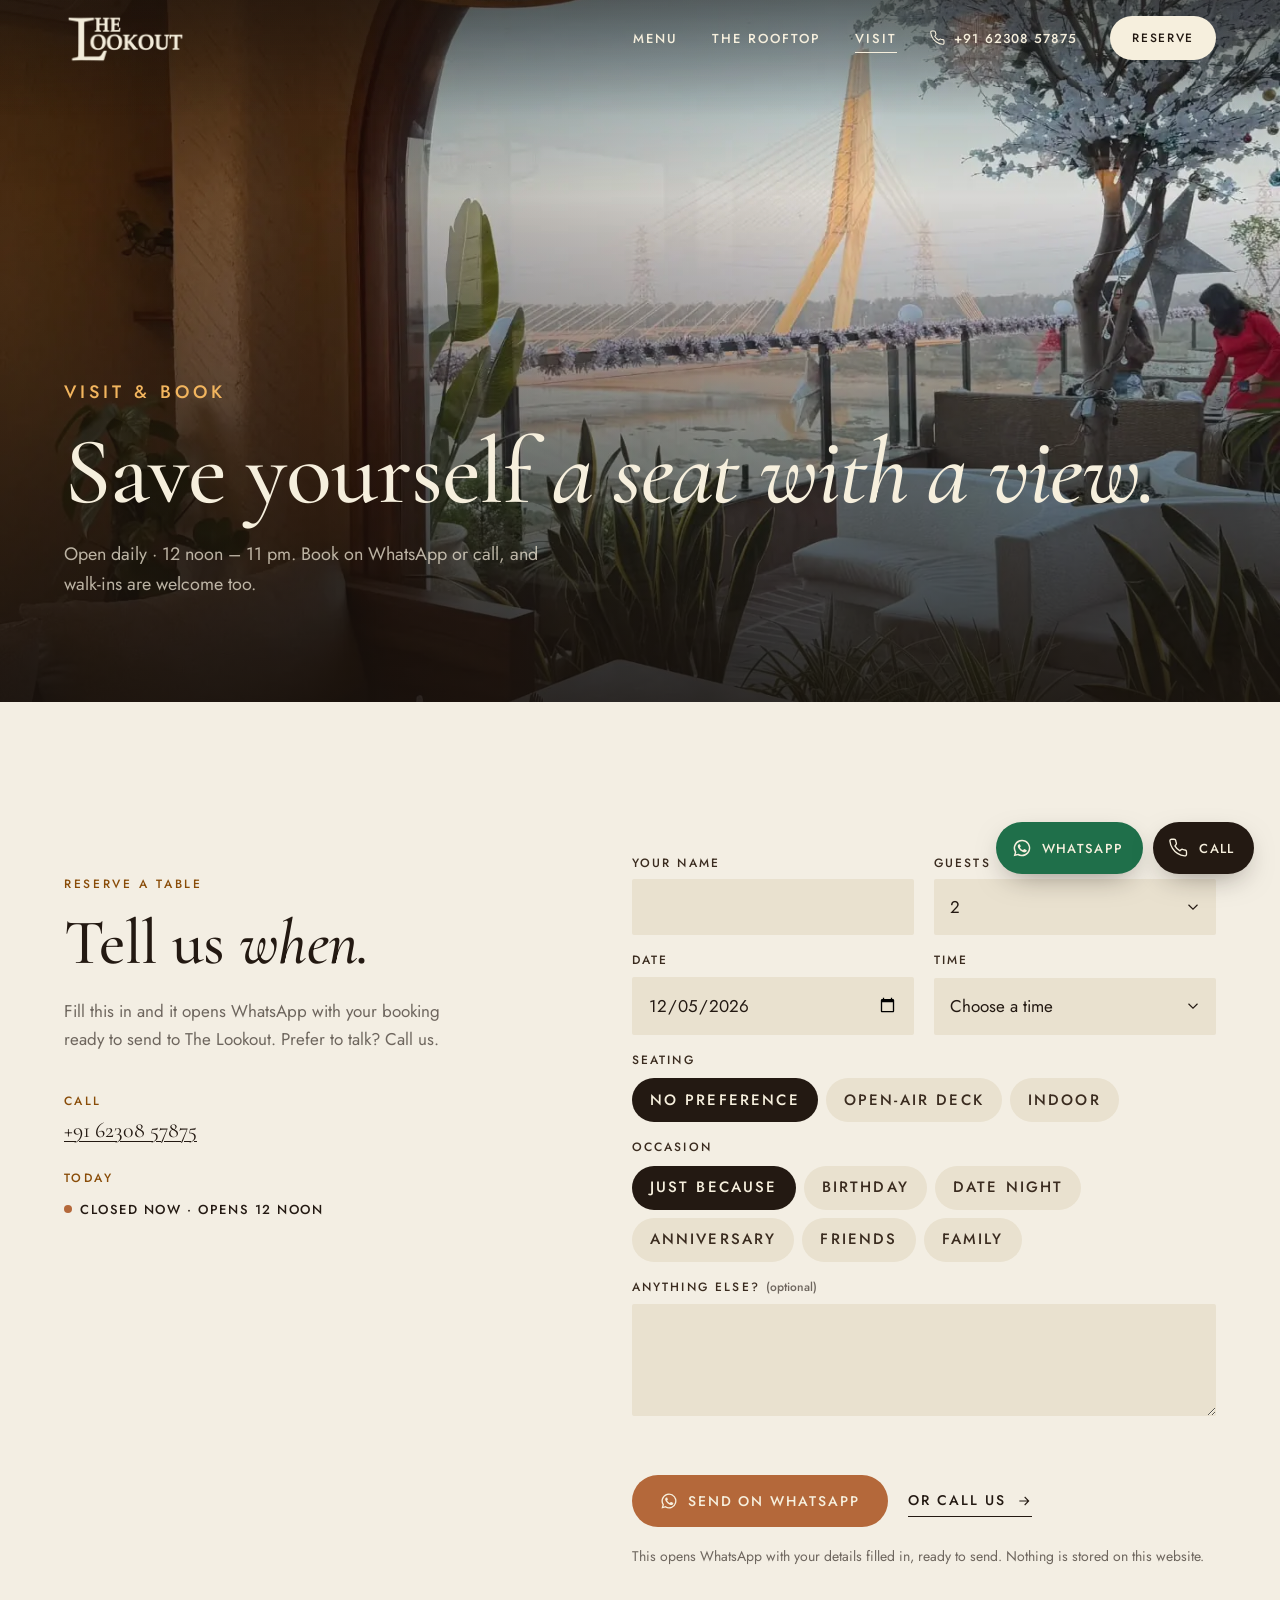
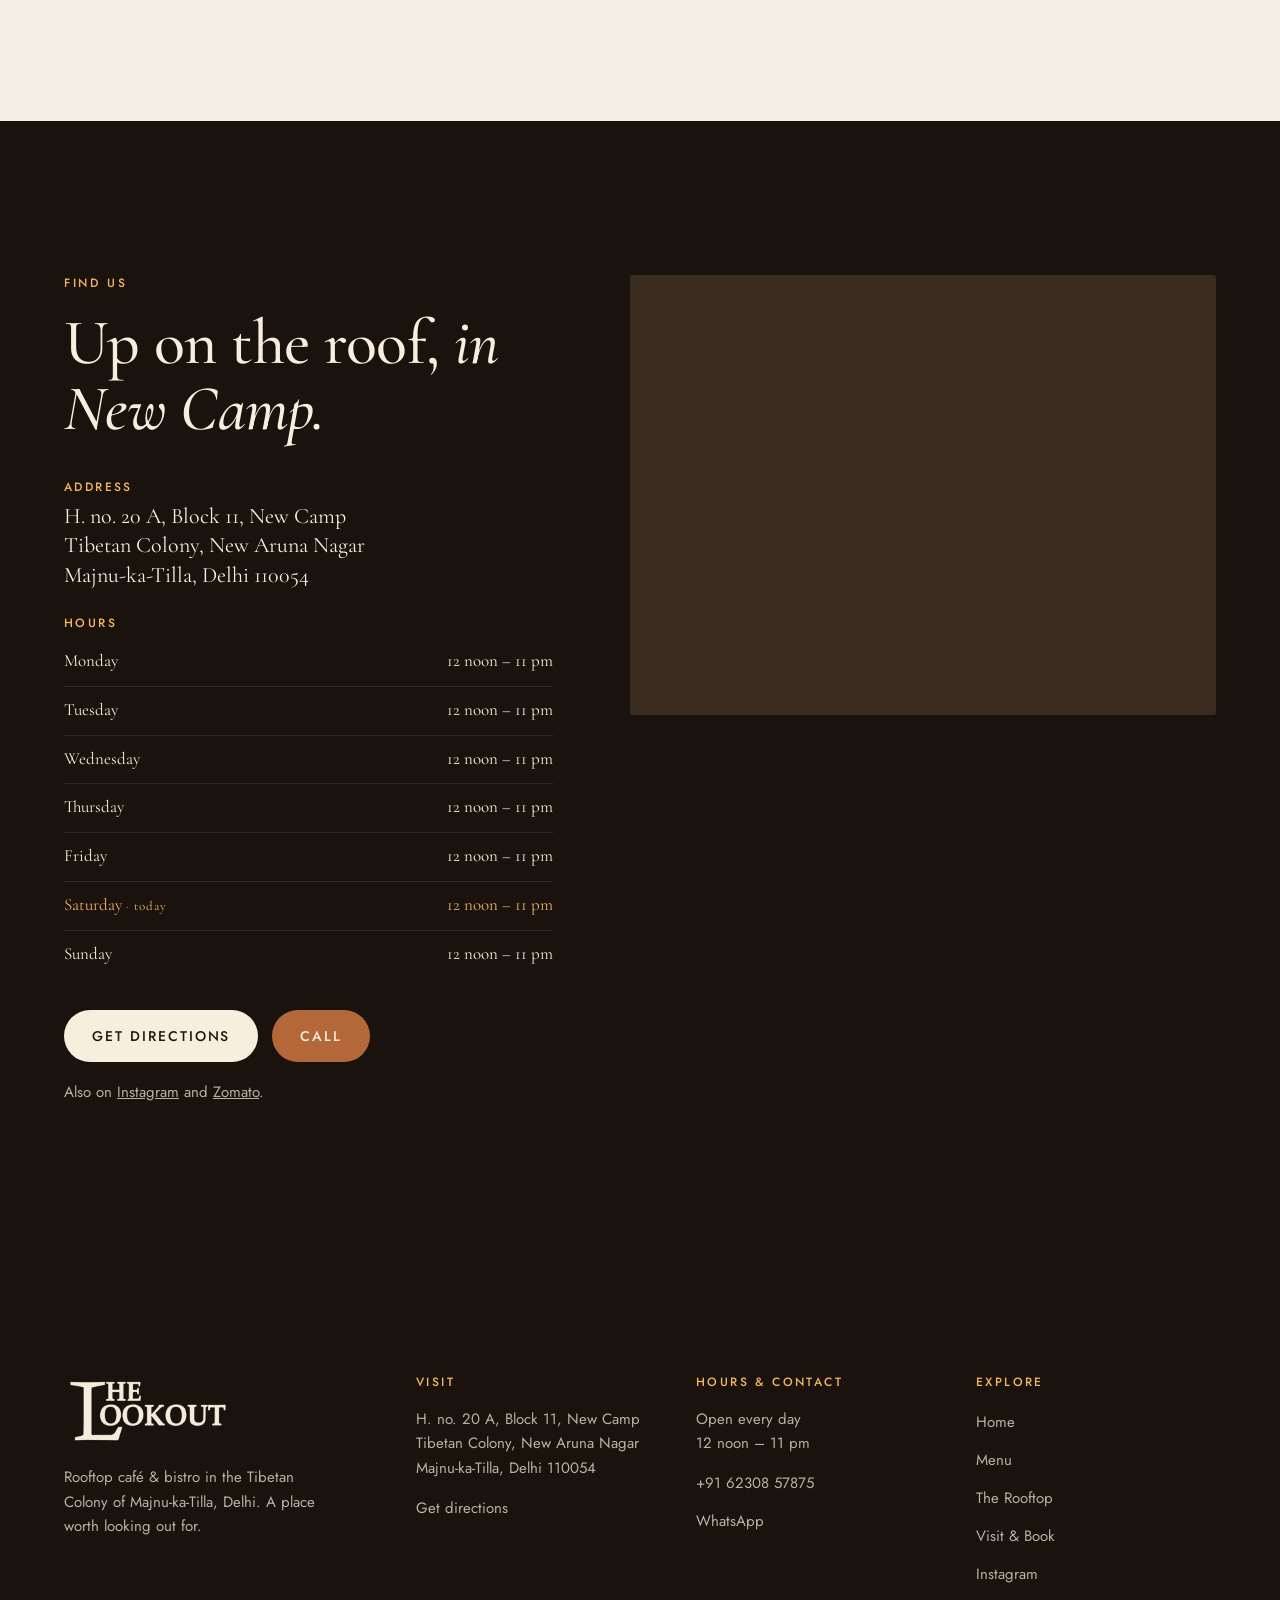
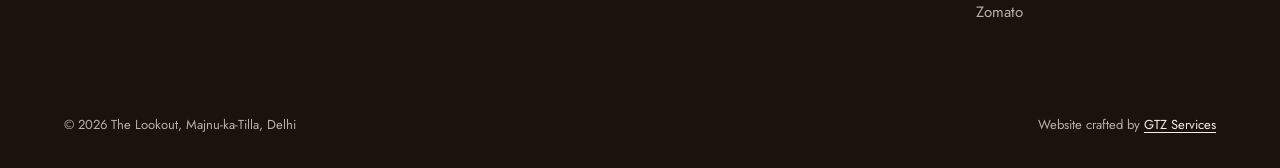
<file: visit.html>
<!doctype html>
<html lang="en" class="no-js">
<head>
  <meta charset="utf-8">
  <meta name="viewport" content="width=device-width, initial-scale=1, viewport-fit=cover">
  <!-- PREVIEW: remove this robots line (on every page) at launch -->
  <meta name="robots" content="noindex, nofollow">
  <title>Visit &amp; Book — The Lookout, Majnu-ka-Tilla</title>
  <meta name="description" content="Book a table at The Lookout, a rooftop café in Majnu-ka-Tilla, Delhi: H. no. 20 A, Block 11, New Camp, Tibetan Colony. Open every day 12 noon – 11 pm. WhatsApp or call +91 62308 57875.">
  <meta name="theme-color" content="#F3EEE3">
  <link rel="icon" href="favicon.svg" type="image/svg+xml">
  <meta property="og:type" content="website">
  <meta property="og:title" content="Visit &amp; Book — The Lookout, Majnu-ka-Tilla">
  <meta property="og:description" content="A place worth looking out for. Signature Bridge views · good food · good mood.">
  <meta property="og:image" content="https://tenzinchoetso.github.io/the-lookout-mkt/images/og-image.jpg">
  <meta name="twitter:card" content="summary_large_image">
  <link rel="preconnect" href="https://fonts.googleapis.com">
  <link rel="preconnect" href="https://fonts.gstatic.com" crossorigin>
  <link href="https://fonts.googleapis.com/css2?family=Cormorant+Garamond:ital,wght@0,400;0,500;0,600;1,400;1,500&family=Jost:wght@300;400;500&display=swap" rel="stylesheet">
  <link rel="stylesheet" href="css/styles.css?v=2">
  <script>document.documentElement.classList.replace("no-js", "js");</script>
</head>
<body>
  <a class="skip-link" href="#main">Skip to content</a>

  <!-- ============ HEADER ============ -->
  <header class="site-header" data-header data-tone="cream">
    <div class="container site-header__inner">
      <a class="brand" href="index.html" aria-label="The Lookout — home">
        <img class="brand__cream" src="images/logo-cream.png" alt="" width="520" height="220">
        <img class="brand__ink" src="images/logo-brown.png" alt="" width="520" height="220">
      </a>
      <nav class="nav" aria-label="Main">
        <a class="nav__link" href="menu.html">Menu</a>
        <a class="nav__link" href="rooftop.html">The Rooftop</a>
        <a class="nav__link" href="visit.html" aria-current="page">Visit</a>
        <a class="nav__call" href="tel:+916230857875" data-tel><svg viewBox="0 0 24 24" fill="none" stroke="currentColor" stroke-width="1.6" stroke-linecap="round" stroke-linejoin="round" aria-hidden="true"><path d="M21 16.5v3a2 2 0 0 1-2.2 2 19.8 19.8 0 0 1-8.6-3.1 19.5 19.5 0 0 1-6-6A19.8 19.8 0 0 1 1.1 3.7 2 2 0 0 1 3.1 1.5h3a2 2 0 0 1 2 1.7c.1 1 .4 1.9.7 2.8a2 2 0 0 1-.5 2.1L7.1 9.4a16 16 0 0 0 6 6l1.3-1.3a2 2 0 0 1 2.1-.4c.9.3 1.8.6 2.8.7a2 2 0 0 1 1.7 2z"/></svg><span data-tel-text>+91 62308 57875</span></a>
        <a class="btn" href="visit.html#book">Reserve</a>
      </nav>
      <button class="burger" type="button" aria-label="Open menu" aria-expanded="false" aria-controls="mnav" data-burger><span></span><span></span></button>
    </div>
  </header>

  <div class="mnav" id="mnav" data-mnav aria-hidden="true">
    <ul class="mnav__links">
      <li><a href="index.html">Home</a></li>
      <li><a href="menu.html">Menu</a></li>
      <li><a href="rooftop.html">The Rooftop</a></li>
      <li><a href="visit.html" aria-current="page">Visit &amp; Book</a></li>
    </ul>
    <div class="mnav__foot">
      <p class="eyebrow" data-hours-inline>Open daily · 12 noon – 11 pm</p>
      <div class="btn-row">
        <a class="btn btn--cream" href="visit.html#book">Reserve a table</a>
        <a class="btn btn--clay" href="tel:+916230857875" data-tel>Call</a>
      </div>
    </div>
  </div>

  <main id="main">

    <!-- ============ HERO ============ -->
    <section class="page-hero" data-hero>
      <div class="page-hero__media"><picture><source media="(max-aspect-ratio: 1/1)" srcset="images/space-arch-bridge.webp" width="900" height="1125"><img src="images/banner-visit.webp" alt="An arched window at The Lookout framing the Signature Bridge" width="1440" height="810"></picture></div>
      <div class="container page-hero__text">
        <p class="eyebrow">Visit &amp; Book</p>
        <h1 class="display">Save yourself <em>a seat with a view.</em></h1>
        <p><span data-hours-inline>Open daily · 12 noon – 11 pm</span>. Book on WhatsApp or call, and walk-ins are welcome too.</p>
      </div>
    </section>

    <!-- ============ BOOK ============ -->
    <section class="section" id="book" aria-labelledby="book-title" style="scroll-margin-top:var(--header-h)">
      <div class="container book">
        <div class="book__intro">
          <p class="eyebrow" style="color:var(--brown);margin-bottom:18px">Reserve a table</p>
          <h2 class="h2" id="book-title">Tell us <em>when.</em></h2>
          <p>Fill this in and it opens WhatsApp with your booking ready to send to The Lookout. Prefer to talk? Call us.</p>
          <dl class="info-list">
            <div><dt>Call</dt><dd><a href="tel:+916230857875" data-tel><span data-tel-text>+91 62308 57875</span></a></dd></div>
            <div><dt>Today</dt><dd><span class="open-now" data-open-now data-state="open"><i></i><span>Open every day, 12 noon – 11 pm</span></span></dd></div>
          </dl>
        </div>

        <form class="form" data-book novalidate>
          <div class="field">
            <label for="b-name">Your name</label>
            <input id="b-name" name="name" type="text" autocomplete="name" required placeholder=" ">
          </div>
          <div class="field">
            <label for="b-guests">Guests</label>
            <select id="b-guests" name="guests">
              <option>1</option><option selected>2</option><option>3</option><option>4</option><option>5</option><option>6</option><option>7</option><option>8</option><option>9</option><option>10</option><option>11</option><option>12</option><option>More than 12</option>
            </select>
          </div>
          <div class="field">
            <label for="b-date">Date</label>
            <input id="b-date" name="date" type="date" required>
          </div>
          <div class="field">
            <label for="b-time">Time</label>
            <select id="b-time" name="time" required><option value="">Choose a time</option></select>
          </div>
          <fieldset class="field field--full choices">
            <legend>Seating</legend>
            <label class="choice"><input type="radio" name="seating" value="No preference" checked><span>No preference</span></label>
            <label class="choice"><input type="radio" name="seating" value="Open-air deck"><span>Open-air deck</span></label>
            <label class="choice"><input type="radio" name="seating" value="Indoor"><span>Indoor</span></label>
          </fieldset>
          <fieldset class="field field--full choices">
            <legend>Occasion</legend>
            <label class="choice"><input type="radio" name="occasion" value="None" checked><span>Just because</span></label>
            <label class="choice"><input type="radio" name="occasion" value="Birthday"><span>Birthday</span></label>
            <label class="choice"><input type="radio" name="occasion" value="Date night"><span>Date night</span></label>
            <label class="choice"><input type="radio" name="occasion" value="Anniversary"><span>Anniversary</span></label>
            <label class="choice"><input type="radio" name="occasion" value="Friends"><span>Friends</span></label>
            <label class="choice"><input type="radio" name="occasion" value="Family"><span>Family</span></label>
          </fieldset>
          <div class="field field--full">
            <label for="b-note">Anything else? <span class="muted" style="text-transform:none;letter-spacing:0">(optional)</span></label>
            <textarea id="b-note" name="note" rows="3" placeholder=" "></textarea>
          </div>
          <p class="form__error" data-form-error role="alert"></p>
          <div class="form__actions">
            <button class="btn btn--clay" type="submit"><svg viewBox="0 0 24 24" fill="currentColor" aria-hidden="true"><path d="M12 2a10 10 0 0 0-8.6 15.1L2 22l5-1.3A10 10 0 1 0 12 2zm0 18.2a8.2 8.2 0 0 1-4.2-1.2l-.3-.2-3 .8.8-2.9-.2-.3A8.2 8.2 0 1 1 12 20.2zm4.5-6.1c-.2-.1-1.5-.7-1.7-.8s-.4-.1-.6.1-.7.8-.8 1-.3.2-.5.1a6.7 6.7 0 0 1-3.3-2.9c-.3-.4.3-.4.8-1.4a.5.5 0 0 0 0-.5c0-.1-.6-1.4-.8-1.9s-.4-.4-.6-.4h-.5a1 1 0 0 0-.7.3 3 3 0 0 0-.9 2.2 5.2 5.2 0 0 0 1.1 2.7 11.8 11.8 0 0 0 4.5 4c1.7.7 2.4.8 3.2.6a2.8 2.8 0 0 0 1.8-1.3 2.3 2.3 0 0 0 .2-1.3c-.1-.1-.3-.2-.5-.3z"/></svg>Send on WhatsApp</button>
            <a class="link" href="tel:+916230857875" data-tel>Or call us <svg viewBox="0 0 24 24" fill="none" stroke="currentColor" stroke-width="1.6" aria-hidden="true"><path d="M5 12h14M13 6l6 6-6 6"/></svg></a>
          </div>
          <p class="form__hint">This opens WhatsApp with your details filled in, ready to send. Nothing is stored on this website.</p>
        </form>
      </div>
    </section>

    <!-- ============ FIND US ============ -->
    <section class="section section--night" aria-labelledby="find-title">
      <div class="container find">
        <div>
          <p class="eyebrow" style="color:var(--gold);margin-bottom:18px" data-reveal>Find us</p>
          <h2 class="h2" id="find-title" data-reveal style="--d:.08s">Up on the roof, <em>in New Camp.</em></h2>
          <dl class="info-list" style="margin-top:36px;--d:.12s" data-reveal>
            <div><dt>Address</dt><dd data-address>H. no. 20 A, Block 11, New Camp<br>Tibetan Colony, New Aruna Nagar<br>Majnu-ka-Tilla, Delhi 110054</dd></div>
            <div><dt>Hours</dt><dd><div class="hours" data-hours-table>
              <div class="hours__row"><span>Every day</span><span>12 noon – 11 pm</span></div>
            </div></dd></div>
          </dl>
          <div class="btn-row" style="margin-top:32px">
            <a class="btn btn--cream" href="https://maps.app.goo.gl/vb3S7s3e2ycXCE1V9" data-maps>Get directions</a>
            <a class="btn btn--clay" href="tel:+916230857875" data-tel>Call</a>
          </div>
          <p class="find__note">Also on <a href="https://www.instagram.com/thelookout.mkt/" data-insta style="text-decoration:underline">Instagram</a> and <a href="https://www.zomato.com/ncr/the-lookout-majnu-ka-tila-new-delhi" data-zomato style="text-decoration:underline">Zomato</a>.</p>
        </div>
        <div class="map" data-reveal style="--d:.1s">
          <iframe data-map-embed title="Map: The Lookout, Majnu-ka-Tilla" loading="lazy" referrerpolicy="no-referrer-when-downgrade" src="https://maps.google.com/maps?q=The%20lookout%20cafe%2C%20Block%2011%2C%20New%20Camp%2C%20Majnu%20ka%20Tilla%2C%20Delhi%20110054&amp;z=17&amp;output=embed"></iframe>
        </div>
      </div>
    </section>
  </main>

  <!-- ============ FOOTER ============ -->
  <footer class="site-footer">
    <div class="container">
      <div class="footer-top">
        <div class="footer-brand">
          <img src="images/logo-cream.png" alt="The Lookout" width="520" height="220" loading="lazy">
          <p>Rooftop café &amp; bistro in the Tibetan Colony of Majnu-ka-Tilla, Delhi. A place worth looking out for.</p>
        </div>
        <div class="footer-col">
          <h4>Visit</h4>
          <p data-address>H. no. 20 A, Block 11, New Camp<br>Tibetan Colony, New Aruna Nagar<br>Majnu-ka-Tilla, Delhi 110054</p>
          <ul style="margin-top:12px"><li><a href="https://maps.app.goo.gl/vb3S7s3e2ycXCE1V9" data-maps>Get directions</a></li></ul>
        </div>
        <div class="footer-col">
          <h4>Hours &amp; contact</h4>
          <p data-hours-summary>Open every day<br>12 noon – 11 pm</p>
          <ul style="margin-top:12px">
            <li><a href="tel:+916230857875" data-tel><span data-tel-text>+91 62308 57875</span></a></li>
            <li><a href="https://wa.me/916230857875" data-wa>WhatsApp</a></li>
          </ul>
        </div>
        <div class="footer-col">
          <h4>Explore</h4>
          <ul>
            <li><a href="index.html">Home</a></li>
            <li><a href="menu.html">Menu</a></li>
            <li><a href="rooftop.html">The Rooftop</a></li>
            <li><a href="visit.html">Visit &amp; Book</a></li>
            <li><a href="https://www.instagram.com/thelookout.mkt/" data-insta>Instagram</a></li>
            <li><a href="https://www.zomato.com/ncr/the-lookout-majnu-ka-tila-new-delhi" data-zomato>Zomato</a></li>
          </ul>
        </div>
      </div>
      <div class="footer-bottom">
        <p>© <span data-year>2026</span> The Lookout, Majnu-ka-Tilla, Delhi</p>
        <p class="credit">Website crafted by <a href="https://gtzservices.pages.dev/" target="_blank" rel="noopener">GTZ Services</a></p>
      </div>
    </div>
  </footer>

  <!-- ============ CALL + WHATSAPP (every page) ============ -->
  <div class="dock" data-dock>
    <a class="dock__wa" href="https://wa.me/916230857875" data-wa aria-label="WhatsApp The Lookout"><svg viewBox="0 0 24 24" fill="currentColor" aria-hidden="true"><path d="M12 2a10 10 0 0 0-8.6 15.1L2 22l5-1.3A10 10 0 1 0 12 2zm0 18.2a8.2 8.2 0 0 1-4.2-1.2l-.3-.2-3 .8.8-2.9-.2-.3A8.2 8.2 0 1 1 12 20.2zm4.5-6.1c-.2-.1-1.5-.7-1.7-.8s-.4-.1-.6.1-.7.8-.8 1-.3.2-.5.1a6.7 6.7 0 0 1-3.3-2.9c-.3-.4.3-.4.8-1.4a.5.5 0 0 0 0-.5c0-.1-.6-1.4-.8-1.9s-.4-.4-.6-.4h-.5a1 1 0 0 0-.7.3 3 3 0 0 0-.9 2.2 5.2 5.2 0 0 0 1.1 2.7 11.8 11.8 0 0 0 4.5 4c1.7.7 2.4.8 3.2.6a2.8 2.8 0 0 0 1.8-1.3 2.3 2.3 0 0 0 .2-1.3c-.1-.1-.3-.2-.5-.3z"/></svg><span class="dock__label">WhatsApp</span></a>
    <a href="tel:+916230857875" data-tel aria-label="Call The Lookout"><svg viewBox="0 0 24 24" fill="none" stroke="currentColor" stroke-width="1.6" stroke-linecap="round" stroke-linejoin="round" aria-hidden="true"><path d="M21 16.5v3a2 2 0 0 1-2.2 2 19.8 19.8 0 0 1-8.6-3.1 19.5 19.5 0 0 1-6-6A19.8 19.8 0 0 1 1.1 3.7 2 2 0 0 1 3.1 1.5h3a2 2 0 0 1 2 1.7c.1 1 .4 1.9.7 2.8a2 2 0 0 1-.5 2.1L7.1 9.4a16 16 0 0 0 6 6l1.3-1.3a2 2 0 0 1 2.1-.4c.9.3 1.8.6 2.8.7a2 2 0 0 1 1.7 2z"/></svg><span class="dock__label">Call</span></a>
  </div>

  <script src="js/hours.js?v=1"></script>
  <script src="js/main.js?v=1"></script>
</body>
</html>
</file>
<file: css/styles.css>
/* ==========================================================================
   The Lookout — Rooftop Café & Bistro, Majnu-ka-Tilla
   Limewash + espresso, taken from the logo and the building.
   No borders, no boxes: space, type and full-bleed imagery do the work.
   Motion is transform/opacity only.
   ========================================================================== */

:root {
  --lime: #F3EEE3;
  --sand: #E9E1CF;
  --sand-2: #DFD4BD;
  --ink: #231912;
  --ink-2: #3A2B1F;
  --night: #19120D;
  --brown: #894C08;
  --clay: #B4683A;
  --dusk: #E8C7BB;
  --gold: #F2B55E;
  --cream: #F6EFDD;
  --muted: rgba(35, 25, 18, .64);
  --muted-cream: rgba(246, 239, 221, .72);

  --serif: "Cormorant Garamond", "Iowan Old Style", "Times New Roman", serif;
  --sans: "Jost", "Avenir Next", system-ui, -apple-system, sans-serif;

  --gutter: clamp(20px, 5vw, 64px);
  --max: 1280px;
  --header-h: 76px;
  --ease: cubic-bezier(.22, .61, .36, 1);
  --ease-out: cubic-bezier(.16, 1, .3, 1);
}

/* ---------- reset ---------- */
*, *::before, *::after { box-sizing: border-box; }
html { -webkit-text-size-adjust: 100%; text-size-adjust: 100%; }
body {
  margin: 0;
  background: var(--lime);
  color: var(--ink);
  font: 400 17px/1.65 var(--sans);
  -webkit-font-smoothing: antialiased;
  -moz-osx-font-smoothing: grayscale;
  overflow-x: hidden;
}
img, video, canvas, svg { display: block; max-width: 100%; }
img { height: auto; }
a { color: inherit; text-decoration: none; }
button, input, select, textarea { font: inherit; color: inherit; }
button { cursor: pointer; background: none; border: 0; padding: 0; }
figure { margin: 0; }
h1, h2, h3, h4, p, ul, ol, dl, dd { margin: 0; }
ul, ol { padding: 0; list-style: none; }
:focus-visible { outline: 2px solid var(--clay); outline-offset: 3px; border-radius: 2px; }
::selection { background: var(--dusk); color: var(--ink); }

.skip-link {
  position: fixed; left: 16px; top: -60px; z-index: 200;
  background: var(--ink); color: var(--cream); padding: 10px 16px; border-radius: 999px;
  transition: top .2s var(--ease);
}
.skip-link:focus { top: 16px; }
.visually-hidden {
  position: absolute !important; width: 1px; height: 1px; overflow: hidden;
  clip: rect(0 0 0 0); clip-path: inset(50%); white-space: nowrap;
}

/* ---------- type ---------- */
.eyebrow {
  font: 500 12px/1.4 var(--sans);
  letter-spacing: .22em;
  text-transform: uppercase;
}
.display {
  font-family: var(--serif);
  font-weight: 500;
  font-size: clamp(46px, 7.4vw, 118px);
  line-height: 1.02;
  letter-spacing: -.012em;
}
.display em, .h2 em, .h3 em { font-style: italic; font-weight: 500; }
.h2 {
  font-family: var(--serif);
  font-weight: 500;
  font-size: clamp(36px, 5vw, 76px);
  line-height: 1.04;
  letter-spacing: -.01em;
}
.h3 {
  font-family: var(--serif);
  font-weight: 500;
  font-size: clamp(26px, 2.6vw, 38px);
  line-height: 1.1;
}
.lede {
  font-family: var(--serif);
  font-size: clamp(24px, 2.6vw, 36px);
  line-height: 1.28;
  font-weight: 400;
}
.muted { color: var(--muted); }
.on-dark .muted, .section--night .muted { color: var(--muted-cream); }

/* ---------- layout ---------- */
.container { width: 100%; max-width: calc(var(--max) + var(--gutter) * 2); margin: 0 auto; padding: 0 var(--gutter); }
.section { padding: clamp(84px, 12vw, 168px) 0; position: relative; }
.section--tight { padding: clamp(64px, 8vw, 112px) 0; }
.section--night { background: var(--night); color: var(--cream); }
.section--sand { background: var(--sand); }
.section-head { display: flex; align-items: flex-end; justify-content: space-between; gap: 32px; margin-bottom: clamp(36px, 5vw, 64px); }
.section-head .eyebrow { margin-bottom: 18px; color: var(--brown); }
.section--night .section-head .eyebrow { color: var(--gold); }

/* ---------- buttons & links ---------- */
.btn {
  display: inline-flex; align-items: center; justify-content: center; gap: 10px;
  min-height: 52px; padding: 0 28px;
  border-radius: 999px;
  font: 500 14px/1 var(--sans); letter-spacing: .14em; text-transform: uppercase;
  background: var(--ink); color: var(--cream);
  transition: transform .35s var(--ease-out), background-color .3s var(--ease), color .3s var(--ease);
  white-space: nowrap;
}
.btn:hover { transform: translateY(-2px); background: var(--brown); }
.btn--cream { background: var(--cream); color: var(--ink); }
.btn--cream:hover { background: #fff; }
.btn--clay { background: var(--clay); color: var(--cream); }
.btn--clay:hover { background: var(--brown); }
.btn svg { width: 18px; height: 18px; flex: none; }
.btn-row { display: flex; flex-wrap: wrap; gap: 12px 14px; align-items: center; }

.link {
  display: inline-flex; align-items: center; gap: 10px;
  font: 500 14px/1.2 var(--sans); letter-spacing: .14em; text-transform: uppercase;
  padding: 8px 0;
  background: linear-gradient(currentColor, currentColor) 0 100% / 100% 1px no-repeat;
  transition: background-size .45s var(--ease-out), gap .35s var(--ease-out);
}
.link:hover { background-size: 0 1px; background-position: 100% 100%; gap: 14px; }
.link svg { width: 16px; height: 16px; }

/* ---------- header ---------- */
.site-header {
  position: fixed; inset: 0 0 auto 0; z-index: 100;
  height: var(--header-h);
  color: var(--cream);
  transition: background-color .4s var(--ease), color .4s var(--ease), transform .45s var(--ease-out);
}
.site-header::before { /* soft shade behind header text on image heroes */
  content: ""; position: absolute; inset: 0 0 -40px 0; pointer-events: none;
  background: linear-gradient(rgba(25,18,13,.42), rgba(25,18,13,0));
  opacity: 1; transition: opacity .4s var(--ease);
}
.site-header[data-tone="ink"] { color: var(--ink); }
.site-header[data-tone="ink"]::before { opacity: 0; }
.site-header[data-solid="true"] { background: var(--lime); color: var(--ink); }
.site-header[data-solid="true"]::before { opacity: 0; }
.site-header[data-hidden="true"] { transform: translateY(-100%); }

.site-header__inner {
  position: relative; height: 100%;
  display: flex; align-items: center; justify-content: space-between; gap: 24px;
}
.brand { position: relative; display: block; width: 132px; height: 52px; flex: none; }
.brand img { position: absolute; inset: 0; width: 100%; height: 100%; object-fit: contain; object-position: left center; transition: opacity .4s var(--ease); }
.brand .brand__ink { opacity: 0; }
.site-header[data-tone="ink"] .brand__ink,
.site-header[data-solid="true"] .brand__ink { opacity: 1; }
.site-header[data-tone="ink"] .brand__cream,
.site-header[data-solid="true"] .brand__cream { opacity: 0; }

.nav { display: flex; align-items: center; gap: clamp(20px, 2.6vw, 40px); }
.nav__link {
  font: 500 13px/1 var(--sans); letter-spacing: .16em; text-transform: uppercase;
  padding: 10px 0; position: relative;
}
.nav__link::after {
  content: ""; position: absolute; left: 0; right: 0; bottom: 2px; height: 1px;
  background: currentColor; transform: scaleX(0); transform-origin: right;
  transition: transform .45s var(--ease-out);
}
.nav__link:hover::after, .nav__link[aria-current="page"]::after { transform: scaleX(1); transform-origin: left; }
.nav__call { display: inline-flex; align-items: center; gap: 8px; font: 500 13px/1 var(--sans); letter-spacing: .08em; }
.nav__call svg { width: 16px; height: 16px; }
.nav .btn { min-height: 44px; padding: 0 22px; font-size: 12px; }
.site-header:not([data-tone="ink"]):not([data-solid="true"]) .nav .btn { background: var(--cream); color: var(--ink); }

.burger { display: none; width: 48px; height: 48px; margin-right: -12px; position: relative; }
.burger span { position: absolute; left: 13px; right: 13px; height: 1.5px; background: currentColor; transition: transform .4s var(--ease-out), opacity .3s; }
.burger span:nth-child(1) { top: 19px; }
.burger span:nth-child(2) { top: 28px; }
.menu-open .burger span:nth-child(1) { transform: translateY(4.5px) rotate(45deg); }
.menu-open .burger span:nth-child(2) { transform: translateY(-4.5px) rotate(-45deg); }

.mnav {
  position: fixed; inset: 0; z-index: 90;
  background: var(--night); color: var(--cream);
  display: flex; flex-direction: column; justify-content: flex-end;
  padding: calc(var(--header-h) + 24px) var(--gutter) calc(32px + env(safe-area-inset-bottom));
  opacity: 0; visibility: hidden; transition: opacity .45s var(--ease), visibility 0s linear .45s;
}
.menu-open .mnav { opacity: 1; visibility: visible; transition: opacity .45s var(--ease); }
.mnav__links a {
  display: block; font: 500 clamp(42px, 12vw, 64px)/1.08 var(--serif);
  padding: 4px 0; transform: translateY(18px); opacity: 0;
  transition: transform .6s var(--ease-out), opacity .6s var(--ease-out);
}
.menu-open .mnav__links a { transform: none; opacity: 1; }
.menu-open .mnav__links li:nth-child(2) a { transition-delay: .05s; }
.menu-open .mnav__links li:nth-child(3) a { transition-delay: .1s; }
.menu-open .mnav__links li:nth-child(4) a { transition-delay: .15s; }
.mnav__links a[aria-current="page"] { font-style: italic; color: var(--gold); }
.mnav__foot { margin-top: 40px; display: grid; gap: 18px; }
.mnav__foot .btn-row .btn { flex: 1 1 140px; }
.menu-open .site-header { color: var(--cream); background: transparent; }
.menu-open .site-header::before { opacity: 0; }
.menu-open .brand__cream { opacity: 1 !important; }
.menu-open .brand__ink { opacity: 0 !important; }

/* ---------- home: the descent (one screen; js/descent.js plays it beat to beat) ---------- */
.descent { position: relative; height: 100vh; height: 100svh; background: var(--dusk); }
.descent__stage {
  position: relative; height: 100%; overflow: hidden;
  background: var(--dusk) url("../images/descent/poster-d.webp") center / cover no-repeat;
}
@media (max-aspect-ratio: 17/20) {
  .descent__stage { background-image: url("../images/descent/poster-m.webp"); }
}
.descent__canvas { position: absolute; inset: 0; width: 100%; height: 100%; }
.descent__shade {
  position: absolute; inset: 0; pointer-events: none;
  background:
    linear-gradient(180deg, rgba(25,18,13,0) 45%, rgba(25,18,13,.62) 100%),
    linear-gradient(90deg, rgba(25,18,13,.38) 0%, rgba(25,18,13,0) 55%);
  opacity: 0;
}
.beat {
  position: absolute; left: 0; right: 0;
  opacity: 0; transform: translateY(28px);
  transition: opacity .8s var(--ease-out), transform 1s var(--ease-out);
  pointer-events: none;
}
.beat.is-on { opacity: 1; transform: none; pointer-events: auto; }
.beat--1 { top: calc(var(--header-h) + clamp(28px, 9vh, 120px)); color: var(--ink); }
.beat--1 .eyebrow { color: var(--brown); margin-bottom: 22px; }
.beat--1 .display { max-width: 11.5ch; }
.beat--1 .beat__sub { margin-top: 22px; max-width: 44ch; font-size: 18px; color: rgba(35,25,18,.78); }
.beat--2 { bottom: clamp(56px, 12vh, 140px); color: var(--cream); }
.beat--2 .h2 { max-width: 13ch; }
.beat--2 .beat__text { margin-top: 18px; max-width: 36ch; color: var(--muted-cream); font-size: 18px; }
.beat--3 { bottom: clamp(56px, 12vh, 140px); color: var(--cream); }
.beat--3 .display { max-width: 12ch; }
.beat--3 .btn-row { margin-top: 30px; }
.descent__meta {
  position: absolute; left: 0; right: 0; bottom: 24px;
  display: flex; justify-content: space-between; align-items: center;
  font: 500 12px/1.4 var(--sans); letter-spacing: .18em; text-transform: uppercase;
  color: var(--cream); text-shadow: 0 1px 12px rgba(25,18,13,.65), 0 0 2px rgba(25,18,13,.4);
}
.scroll-cue { position: absolute; left: 50%; bottom: 0; transform: translateX(-50%); display: inline-flex; flex-direction: column; align-items: center; gap: 10px; }
.scroll-cue i { display: block; width: 1px; height: 34px; background: currentColor; transform-origin: top; animation: cue 2.2s var(--ease) infinite; }
@keyframes cue { 0% { transform: scaleY(0); } 50% { transform: scaleY(1); transform-origin: top; } 51% { transform-origin: bottom; } 100% { transform: scaleY(0); transform-origin: bottom; } }
.descent__progress { position: absolute; left: 0; bottom: 0; height: 2px; width: 100%; background: var(--gold); transform-origin: left; transform: scaleX(0); opacity: .9; }

.no-js .beat--1, .reduced .beat--1 { opacity: 1; transform: none; }

/* ---------- home: intro ---------- */
.intro { display: grid; grid-template-columns: 1.05fr .95fr; gap: clamp(40px, 7vw, 120px); align-items: center; }
.intro__text .eyebrow { color: var(--brown); margin-bottom: 26px; }
.intro__text .lede { max-width: 25ch; }
.intro__text p.body { margin-top: 28px; max-width: 46ch; color: var(--muted); }
.intro__text .btn-row { margin-top: 36px; }
.arch { border-radius: 999px 999px 0 0; overflow: hidden; background: var(--sand); }
.arch img, .arch video { width: 100%; height: 100%; object-fit: cover; }
.intro__media { position: relative; }
.intro__media .arch { aspect-ratio: 4 / 5; }
.intro__media figcaption { margin-top: 14px; font-size: 14px; color: var(--muted); }

.facts { display: grid; grid-template-columns: repeat(3, 1fr); gap: 32px; margin-top: clamp(64px, 9vw, 120px); }
.fact dt { font: 500 clamp(40px, 5vw, 64px)/1 var(--serif); }
.fact dt small { font-size: .5em; margin-left: 4px; }
.fact dd { margin-top: 12px; font-size: 15px; color: var(--muted); max-width: 26ch; }
.fact dd a { text-decoration: underline; text-underline-offset: 3px; }

/* ---------- strips (drag + drift) ---------- */
.strip {
  display: flex; gap: clamp(16px, 2vw, 28px);
  overflow-x: auto; overflow-y: hidden;
  scrollbar-width: none; -ms-overflow-style: none;
  padding: 0 var(--gutter);
  cursor: grab; user-select: none; -webkit-user-select: none;
  overscroll-behavior-x: contain;
}
.strip::-webkit-scrollbar { display: none; }
.strip.is-dragging { cursor: grabbing; }
.strip.is-dragging a { pointer-events: none; }
.strip img, .strip video { -webkit-user-drag: none; user-select: none; pointer-events: none; }

.dish { flex: 0 0 clamp(250px, 24vw, 340px); margin: 0; }
.dish__img { aspect-ratio: 4 / 5; overflow: hidden; background: var(--sand); border-radius: 2px; }
.dish__img img { width: 100%; height: 100%; object-fit: cover; transition: transform 1.2s var(--ease-out); }
.dish:hover .dish__img img { transform: scale(1.04); }
.dish__body { padding-top: 16px; display: flex; justify-content: space-between; gap: 16px; align-items: baseline; }
.dish__name { font: 500 24px/1.15 var(--serif); }
.dish__price { font: 400 15px/1.3 var(--sans); white-space: nowrap; color: var(--muted); }
.section--night .dish__price { color: var(--muted-cream); }
.spl { display: inline-block; margin-top: 6px; font: 500 11px/1 var(--sans); letter-spacing: .18em; text-transform: uppercase; color: var(--clay); }
.section--night .spl { color: var(--gold); }

/* ---------- the view band ---------- */
.view { position: relative; min-height: 92vh; min-height: 92svh; display: flex; align-items: flex-end; color: var(--cream); overflow: hidden; }
.view__img { position: absolute; inset: -6% 0; }
.view__img img { width: 100%; height: 100%; object-fit: cover; will-change: transform; }
.view::after { content: ""; position: absolute; inset: 0; background: linear-gradient(180deg, rgba(25,18,13,.08) 0%, rgba(25,18,13,.22) 38%, rgba(25,18,13,.84) 100%), linear-gradient(90deg, rgba(25,18,13,.35), rgba(25,18,13,0) 60%); }
.view__img picture { display: contents; }
.view__text { position: relative; z-index: 1; padding-bottom: clamp(56px, 9vw, 120px); }
.view__text .h2 { max-width: 15ch; }
.view__text p { margin-top: 20px; max-width: 40ch; color: var(--muted-cream); }

/* ---------- sips ---------- */
.sips { display: grid; grid-template-columns: repeat(4, 1fr); gap: clamp(16px, 2vw, 28px); }
.sip .arch { aspect-ratio: 3 / 4; }
.sip figcaption { padding-top: 16px; display: flex; justify-content: space-between; gap: 12px; align-items: baseline; }
.sip__name { font: 500 22px/1.15 var(--serif); }
.sip__price { font-size: 14px; color: var(--muted); white-space: nowrap; }

/* ---------- reviews ---------- */
.reviews { display: grid; grid-template-columns: repeat(3, 1fr); gap: clamp(32px, 4vw, 64px); }
.quote blockquote { margin: 0; font: italic 400 clamp(22px, 2vw, 28px)/1.35 var(--serif); }
.quote blockquote::before { content: "“"; display: block; font: 500 72px/0.6 var(--serif); color: var(--gold); margin-bottom: 18px; font-style: normal; }
.quote figcaption { margin-top: 22px; font-size: 14px; letter-spacing: .06em; color: var(--muted-cream); }
.quote figcaption strong { color: var(--cream); font-weight: 500; }
.stars { display: inline-flex; gap: 2px; color: var(--gold); vertical-align: -2px; margin-right: 8px; }
.stars svg { width: 14px; height: 14px; }
.rating-line { margin-top: clamp(48px, 6vw, 80px); display: flex; flex-wrap: wrap; gap: 14px 28px; align-items: center; color: var(--muted-cream); }

/* ---------- visit teaser / CTA band ---------- */
.cta-band { display: grid; grid-template-columns: 1.2fr 1fr; gap: clamp(40px, 6vw, 96px); align-items: end; }
.cta-band .h2 { max-width: 12ch; }
.info-list { display: grid; gap: 24px; }
.info-list dt { font: 500 12px/1.4 var(--sans); letter-spacing: .2em; text-transform: uppercase; color: var(--brown); margin-bottom: 6px; }
.section--night .info-list dt { color: var(--gold); }
.info-list dd { font: 400 22px/1.35 var(--serif); }
.info-list dd a { text-decoration: underline; text-decoration-thickness: 1px; text-underline-offset: 4px; }
.open-now { display: inline-flex; align-items: center; gap: 8px; font: 500 13px/1 var(--sans); letter-spacing: .12em; text-transform: uppercase; }
.open-now i { width: 8px; height: 8px; border-radius: 50%; background: #7FA25B; box-shadow: 0 0 0 0 rgba(127,162,91,.5); animation: pulse 2.4s infinite; }
.open-now[data-state="closed"] i { background: var(--clay); animation: none; }
@keyframes pulse { 0% { box-shadow: 0 0 0 0 rgba(127,162,91,.5); } 70% { box-shadow: 0 0 0 10px rgba(127,162,91,0); } 100% { box-shadow: 0 0 0 0 rgba(127,162,91,0); } }

/* ---------- inner page hero ---------- */
.page-hero { position: relative; min-height: 78vh; min-height: 78svh; display: flex; align-items: flex-end; color: var(--cream); overflow: hidden; background: var(--night); }
.page-hero__media { position: absolute; inset: 0; }
.page-hero__media img, .page-hero__media video { width: 100%; height: 100%; object-fit: cover; }
.page-hero::after { content: ""; position: absolute; inset: 0; background: linear-gradient(180deg, rgba(25,18,13,.38) 0%, rgba(25,18,13,.08) 28%, rgba(25,18,13,.34) 55%, rgba(25,18,13,.86) 100%), linear-gradient(90deg, rgba(25,18,13,.4), rgba(25,18,13,0) 65%); }
.page-hero__media picture { display: contents; }
.page-hero__text { position: relative; z-index: 1; padding-bottom: clamp(48px, 8vw, 104px); padding-top: calc(var(--header-h) + 40px); }
.page-hero__text .eyebrow { color: var(--gold); margin-bottom: 18px; }
.page-hero__text p { margin-top: 20px; max-width: 46ch; color: var(--muted-cream); font-size: 18px; }

/* ---------- menu page ---------- */
.menu-bar {
  position: sticky; top: var(--header-h); z-index: 60;
  background: var(--lime);
}
.menu-bar__inner { display: flex; align-items: center; gap: clamp(20px, 4vw, 48px); min-height: 72px; }
.tabs { display: flex; gap: 28px; flex: none; }
.tab {
  font: 500 clamp(26px, 2.6vw, 34px)/1 var(--serif); color: var(--muted);
  padding: 8px 0; position: relative; transition: color .3s var(--ease);
}
.tab[aria-selected="true"] { color: var(--ink); font-style: italic; }
.tab::after { content: ""; position: absolute; left: 0; right: 0; bottom: 0; height: 1px; background: var(--ink); transform: scaleX(0); transform-origin: left; transition: transform .45s var(--ease-out); }
.tab[aria-selected="true"]::after { transform: scaleX(1); }
/* chips that don't fit run on past the screen edge (no fade), so the row reads as scrollable */
.chips { display: flex; gap: 8px; overflow-x: auto; scrollbar-width: none; padding: 14px var(--gutter) 14px 0; margin-right: calc(var(--gutter) * -1); }
.chips::-webkit-scrollbar { display: none; }
.chip {
  flex: none; padding: 10px 16px; border-radius: 999px; background: var(--sand);
  font: 500 13px/1 var(--sans); letter-spacing: .06em; white-space: nowrap;
  transition: background-color .3s var(--ease), color .3s var(--ease);
}
.chip:hover { background: var(--sand-2); }
.chip[aria-current="true"] { background: var(--ink); color: var(--cream); }

.menu-panel[hidden] { display: none; }
.menu-group { display: grid; grid-template-columns: minmax(0, .8fr) minmax(0, 1.2fr); gap: clamp(32px, 6vw, 96px); padding: clamp(56px, 8vw, 104px) 0; scroll-margin-top: calc(var(--header-h) + 80px); }
.menu-group + .menu-group { padding-top: 0; }
.menu-group__aside { position: relative; }
.menu-group__sticky { position: sticky; top: calc(var(--header-h) + 100px); }
.menu-group__aside .h2 { font-size: clamp(40px, 4.4vw, 64px); }
.menu-group__aside .note { margin-top: 14px; max-width: 32ch; color: var(--muted); font-size: 15px; }
.menu-group__aside .arch { margin-top: 32px; aspect-ratio: 4 / 5; max-width: 380px; }
.menu-sub + .menu-sub { margin-top: 48px; }
.menu-sub__label { font: 500 12px/1.4 var(--sans); letter-spacing: .22em; text-transform: uppercase; color: var(--brown); margin-bottom: 10px; }
.menu-item { display: grid; grid-template-columns: minmax(0, 1fr) auto; gap: 4px 24px; padding: 14px 0; align-items: baseline; }
.menu-item + .menu-item { box-shadow: 0 -1px 0 rgba(35,25,18,.06); }
.menu-item__name { font: 500 22px/1.25 var(--serif); }
.menu-item__name .spl { margin: 0 0 0 10px; vertical-align: 3px; }
.menu-item__desc { grid-column: 1 / -1; font-size: 15px; color: var(--muted); margin-top: -2px; }
.menu-item__price { font: 400 16px/1.4 var(--sans); text-align: right; white-space: nowrap; }
.menu-item__variants { grid-column: 1 / -1; display: flex; flex-wrap: wrap; gap: 4px 18px; font-size: 15px; color: var(--muted); }
.menu-item__variants b { font-weight: 500; color: var(--ink); }
.menu-note { padding: 32px 0 0; font-size: 14px; color: var(--muted); max-width: 70ch; }

/* ---------- rooftop page ---------- */
.story { display: grid; grid-template-columns: 1fr 1fr; gap: clamp(40px, 7vw, 120px); align-items: start; }
.story .lede { max-width: 20ch; }
.story__body p + p { margin-top: 18px; }
.story__body p { color: var(--muted); max-width: 52ch; }
.story__body .quote-inline { font: italic 400 26px/1.35 var(--serif); color: var(--ink); margin: 28px 0; max-width: 28ch; }
.spaces { display: grid; grid-template-columns: repeat(12, 1fr); gap: clamp(16px, 2vw, 28px); align-items: end; }
.space { margin: 0; }
.space img { width: 100%; height: 100%; object-fit: cover; }
.space figcaption { margin-top: 14px; font-size: 14px; color: var(--muted); }
.space--a { grid-column: 1 / span 5; }
.space--a .arch { aspect-ratio: 4 / 5; }
.space--b { grid-column: 6 / span 4; }
.space--b .frame { aspect-ratio: 3 / 4; overflow: hidden; border-radius: 2px; }
.space--c { grid-column: 10 / span 3; }
.space--c .arch { aspect-ratio: 3 / 5; }
.space--d { grid-column: 1 / span 4; }
.space--d .frame { aspect-ratio: 4 / 5; overflow: hidden; border-radius: 2px; }
.space--e { grid-column: 5 / span 8; }
.space--e .frame { aspect-ratio: 16 / 10; overflow: hidden; border-radius: 2px; }
.reel { flex: 0 0 clamp(220px, 22vw, 300px); margin: 0; }
.reel__frame { aspect-ratio: 9 / 16; overflow: hidden; border-radius: 999px 999px 4px 4px; background: var(--ink-2); }
.reel__frame video { width: 100%; height: 100%; object-fit: cover; }
.reel figcaption { margin-top: 14px; font-size: 14px; color: var(--muted-cream); }
.moments { display: grid; grid-template-columns: repeat(3, 1fr); gap: clamp(28px, 4vw, 56px); }
.moment h3 { font: 500 30px/1.1 var(--serif); margin: 18px 0 10px; }
.moment p { color: var(--muted); font-size: 16px; }
.moment .frame { aspect-ratio: 4 / 5; overflow: hidden; border-radius: 2px; }
.moment img { width: 100%; height: 100%; object-fit: cover; }

/* ---------- visit page ---------- */
.book { display: grid; grid-template-columns: .9fr 1.1fr; gap: clamp(40px, 7vw, 120px); align-items: start; }
.book__intro .h2 { max-width: 10ch; }
.book__intro p { margin-top: 20px; color: var(--muted); max-width: 40ch; }
.book__intro .info-list { margin-top: 40px; }
.form { display: grid; grid-template-columns: 1fr 1fr; gap: 18px 20px; }
.field { display: grid; gap: 8px; }
.field--full { grid-column: 1 / -1; }
.field label, .field legend { font: 500 12px/1.3 var(--sans); letter-spacing: .18em; text-transform: uppercase; color: var(--ink-2); }
.field input, .field select, .field textarea {
  width: 100%; min-height: 54px; padding: 14px 16px;
  background: var(--sand); border: 0; border-radius: 2px;
  font-size: 17px; color: var(--ink);
  transition: background-color .25s var(--ease), box-shadow .25s var(--ease);
  -webkit-appearance: none; appearance: none;
}
.field select { background-image: url("data:image/svg+xml,%3Csvg xmlns='http://www.w3.org/2000/svg' viewBox='0 0 24 24' fill='none' stroke='%23231912' stroke-width='1.5'%3E%3Cpath d='M6 9l6 6 6-6'/%3E%3C/svg%3E"); background-repeat: no-repeat; background-position: right 14px center; background-size: 18px; padding-right: 44px; }
.field textarea { min-height: 110px; resize: vertical; }
.field input:focus, .field select:focus, .field textarea:focus { outline: none; background: #fff; box-shadow: 0 0 0 2px var(--clay); }
.field input:invalid:not(:placeholder-shown) { box-shadow: 0 0 0 2px rgba(180,104,58,.5); }
.choices { display: flex; flex-wrap: wrap; gap: 8px; border: 0; padding: 0; margin: 0; }
.choices legend { margin-bottom: 10px; padding: 0; }
.choice { position: relative; }
.field .choice input { position: absolute; left: 0; top: 0; width: 1px; height: 1px; min-height: 0; padding: 0; opacity: 0; pointer-events: none; }
.choice span { display: inline-flex; align-items: center; min-height: 44px; padding: 0 18px; border-radius: 999px; background: var(--sand); font-size: 15px; cursor: pointer; transition: background-color .25s var(--ease), color .25s var(--ease); }
.choice input:checked + span { background: var(--ink); color: var(--cream); }
.choice input:focus-visible + span { outline: 2px solid var(--clay); outline-offset: 2px; }
.form__actions { grid-column: 1 / -1; display: flex; flex-wrap: wrap; gap: 14px 20px; align-items: center; margin-top: 8px; }
.form__hint { grid-column: 1 / -1; font-size: 14px; color: var(--muted); }
.form__error { grid-column: 1 / -1; color: var(--clay); font-size: 15px; min-height: 1em; }

.hours { display: grid; gap: 2px; }
.hours__row { display: flex; justify-content: space-between; gap: 24px; padding: 12px 0; font-size: 17px; }
.hours__row + .hours__row { box-shadow: 0 -1px 0 rgba(246,239,221,.1); }
.hours__row[data-today="true"] { color: var(--gold); }
.hours__row[data-today="true"] span:first-child::after { content: " · today"; font-size: 13px; letter-spacing: .08em; }
.find { display: grid; grid-template-columns: 1fr 1.2fr; gap: clamp(40px, 6vw, 96px); align-items: start; }
.map { aspect-ratio: 4 / 3; background: var(--ink-2); overflow: hidden; border-radius: 2px; }
.map iframe { width: 100%; height: 100%; border: 0; filter: sepia(.18) saturate(.9); }
.find__note { margin-top: 18px; font-size: 15px; color: var(--muted-cream); }

/* ---------- footer ---------- */
.site-footer { background: var(--night); color: var(--cream); padding: clamp(72px, 9vw, 120px) 0 calc(32px + env(safe-area-inset-bottom)); }
.footer-top { display: grid; grid-template-columns: 1.3fr 1fr 1fr 1fr; gap: 40px; }
.footer-brand img { width: 168px; }
.footer-brand p { margin-top: 20px; max-width: 30ch; color: var(--muted-cream); font-size: 15px; }
.footer-col h4 { font: 500 12px/1.4 var(--sans); letter-spacing: .2em; text-transform: uppercase; color: var(--gold); margin-bottom: 16px; }
.footer-col li + li { margin-top: 10px; }
.footer-col a, .footer-col p { font-size: 15px; color: var(--muted-cream); transition: color .25s var(--ease); }
.footer-col a:hover { color: var(--cream); }
.footer-bottom { margin-top: clamp(56px, 7vw, 96px); display: flex; flex-wrap: wrap; justify-content: space-between; gap: 12px 32px; font-size: 13px; color: var(--muted-cream); }
.credit a { text-decoration: underline; text-underline-offset: 3px; color: var(--cream); }

/* ---------- floating dock (call + WhatsApp on every page) ---------- */
.dock {
  position: fixed; right: clamp(14px, 2vw, 28px); bottom: calc(clamp(14px, 2vw, 28px) + env(safe-area-inset-bottom)); z-index: 80;
  display: flex; gap: 10px;
  transition: transform .5s var(--ease-out), opacity .4s var(--ease);
}
.dock[data-hidden="true"] { transform: translateY(140%); opacity: 0; pointer-events: none; }
.dock a {
  display: inline-flex; align-items: center; gap: 10px;
  height: 52px; padding: 0 20px 0 16px; border-radius: 999px;
  background: var(--ink); color: var(--cream);
  font: 500 13px/1 var(--sans); letter-spacing: .1em; text-transform: uppercase;
  box-shadow: 0 10px 30px -12px rgba(25,18,13,.55);
  transition: transform .35s var(--ease-out), background-color .3s var(--ease);
}
.dock a:hover { transform: translateY(-2px); }
.dock .dock__wa { background: #1F6F4A; }
.dock svg { width: 20px; height: 20px; }

/* ---------- reveal ---------- */
.js [data-reveal] { opacity: 0; transform: translateY(26px); transition: opacity 1s var(--ease-out), transform 1.1s var(--ease-out); transition-delay: var(--d, 0s); }
.js [data-reveal].is-in { opacity: 1; transform: none; }

/* ---------- responsive ---------- */
@media (max-width: 1080px) {
  .footer-top { grid-template-columns: 1fr 1fr; }
  .sips { grid-template-columns: repeat(2, 1fr); }
}
@media (max-width: 900px) {
  :root { --header-h: 68px; }
  .nav__link, .nav__call, .nav .btn { display: none; }
  .burger { display: block; }
  .brand { width: 112px; height: 44px; }
  .intro, .cta-band, .story, .book, .find { grid-template-columns: 1fr; }
  .intro__media { max-width: 480px; }
  .facts { grid-template-columns: 1fr; gap: 28px; }
  .reviews { grid-template-columns: 1fr; gap: 48px; }
  .menu-group { grid-template-columns: 1fr; gap: 24px; }
  .menu-group__sticky { position: static; }
  .menu-group__aside .arch { display: none; }
  .moments { grid-template-columns: 1fr; }
  .spaces { grid-template-columns: repeat(2, 1fr); }
  .space--a, .space--b, .space--c, .space--d, .space--e { grid-column: auto; }
  .space--e { grid-column: 1 / -1; }
  .space--c { display: none; }
  .section-head { flex-direction: column; align-items: flex-start; }
  .beat--1 .beat__sub { font-size: 17px; }
}
@media (max-width: 600px) {
  body { font-size: 16px; }
  .form { grid-template-columns: 1fr; }
  .footer-top { grid-template-columns: 1fr; gap: 36px; }
  .dock a { height: 48px; padding: 0 16px 0 14px; }
  .dock .dock__label { display: none; }
  .dock a { width: 48px; padding: 0; justify-content: center; }
  .scroll-cue { display: none; }
  .tabs { gap: 20px; }
  .menu-bar__inner { flex-direction: column; align-items: stretch; gap: 0; padding-top: 6px; }
  .chips { margin-left: calc(var(--gutter) * -1); padding-left: var(--gutter); }
  .menu-item__name { font-size: 20px; }
  .sips { gap: 14px; }
  .sip__name { font-size: 19px; }
  .btn { padding: 0 22px; }
}
@media (prefers-reduced-motion: reduce) {
  *, *::before, *::after { animation-duration: .01ms !important; animation-iteration-count: 1 !important; transition-duration: .01ms !important; }
  .js [data-reveal] { opacity: 1; transform: none; }
}
.descent[data-tone="cream"] .scroll-cue { opacity: 0; transition: opacity .5s var(--ease); }
.nowrap { white-space: nowrap; }
</file>
